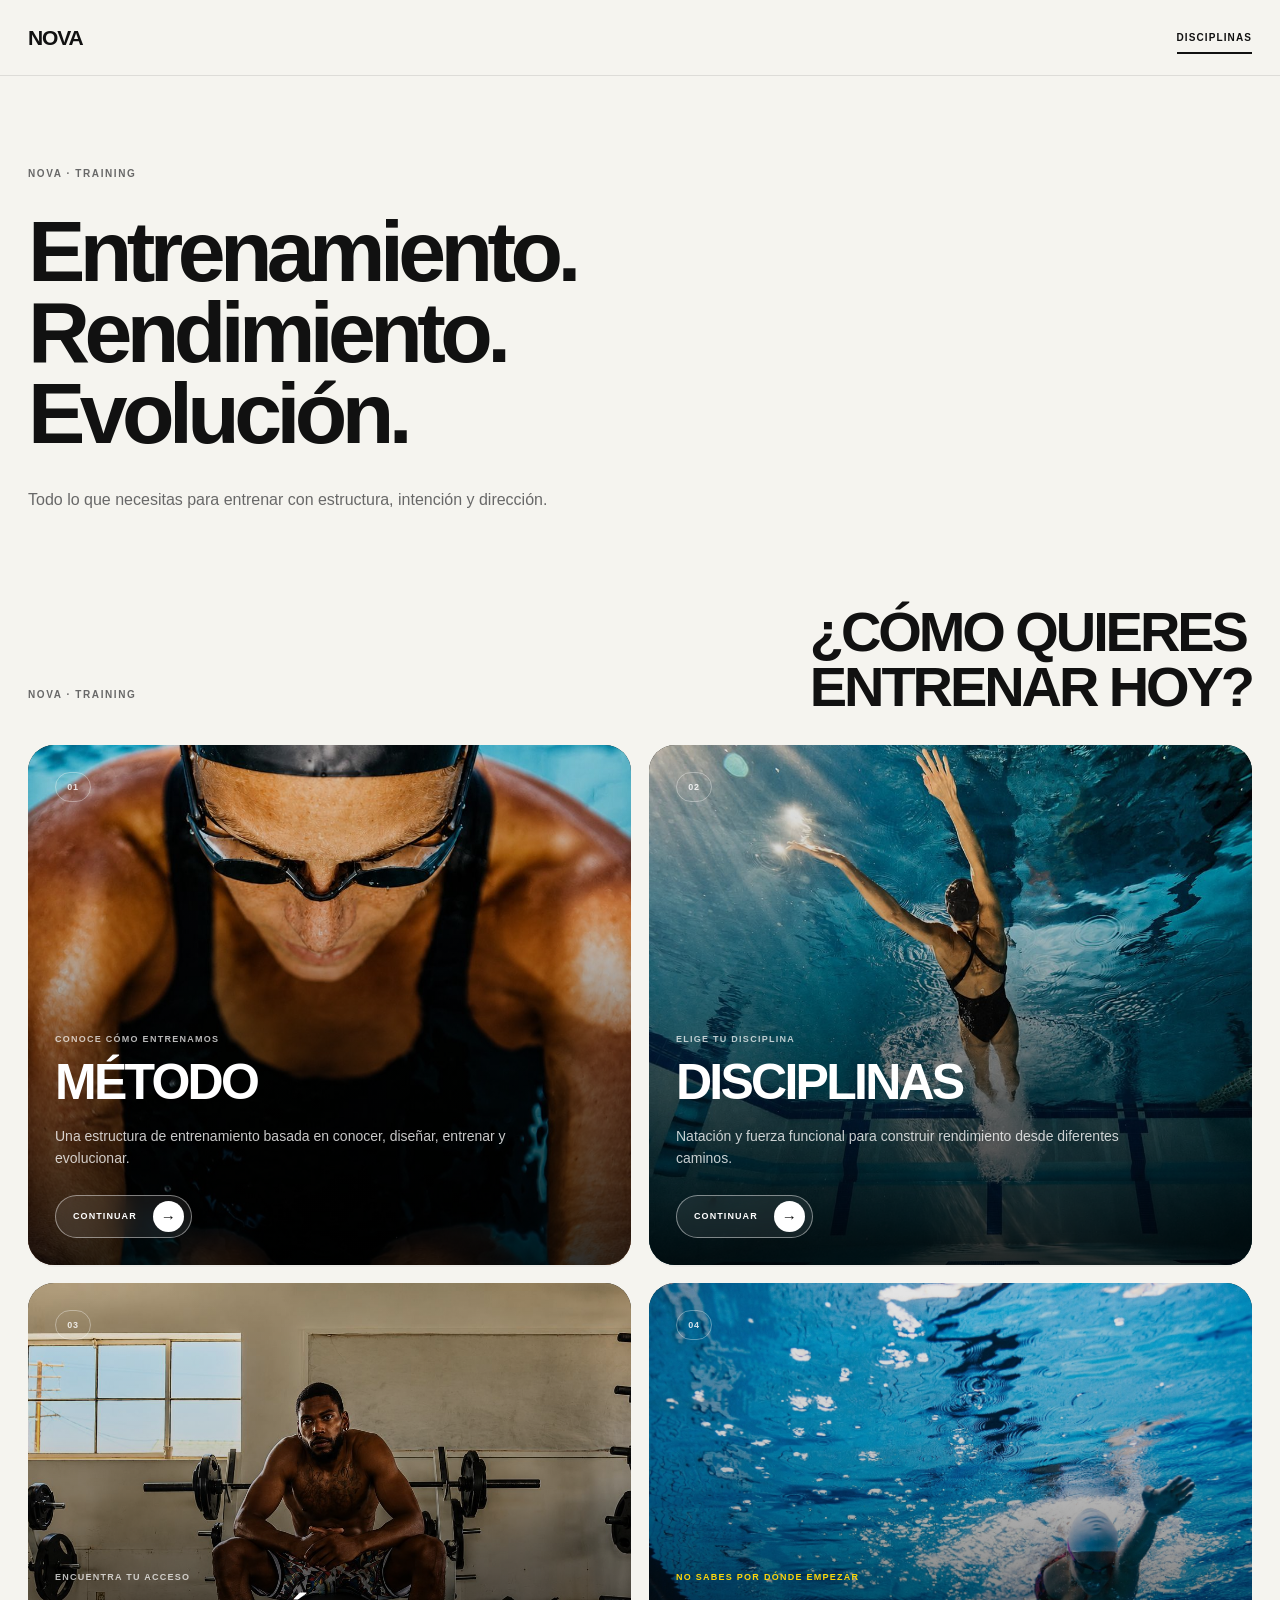
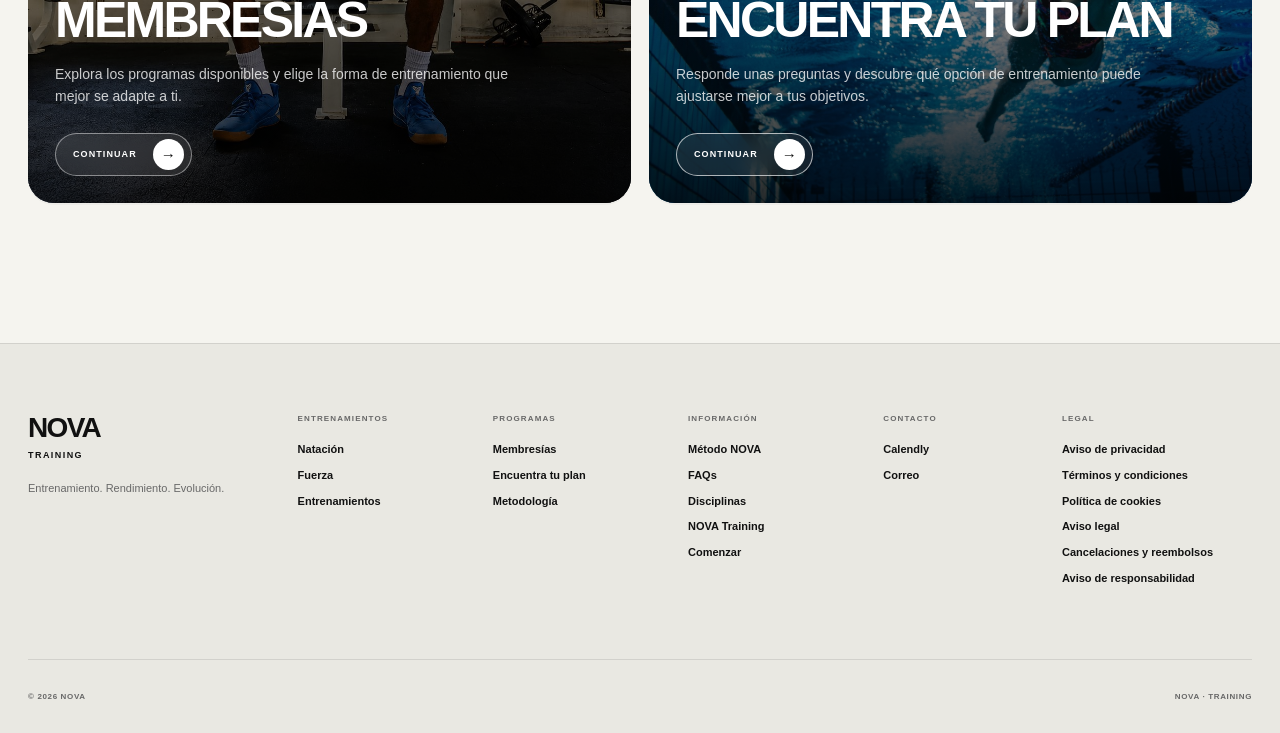
<file: index.html>
<!DOCTYPE html>
<html lang="es">

<head>

    <meta charset="UTF-8">

    <meta
        name="viewport"
        content="width=device-width, initial-scale=1.0"
    >

    <title>NOVA · Training</title>

    <link
        rel="stylesheet"
        href="css/index.css"
    >

</head>

<body>

    <!-- =====================================================
         NOVA · PAGE TRANSITION
    ====================================================== -->

    <div
        class="nova-page-transition"
        id="novaPageTransition"
        aria-hidden="true"
    >

        <div class="nova-page-transition-inner">

            <span class="nova-page-transition-brand">
                NOVA
            </span>

            <span class="nova-page-transition-line"></span>

            <span
                class="nova-page-transition-label"
                id="novaPageTransitionLabel"
            >
                CARGANDO
            </span>

        </div>

    </div>


    <!-- =====================================================
         NOVA · HEADER
    ====================================================== -->

    <header
        class="nova-top"
        id="top"
    >

        <div class="nova-top-inner">

            <a
                href="index.html"
                class="nova-brand"
                aria-label="NOVA · Inicio"
            >
                NOVA
            </a>

            <nav
                class="nova-desktop-nav"
                aria-label="Navegación principal"
            >

                <a
                    href="training.html"
                    class="nova-nav-link is-active"
                >
                    DISCIPLINAS
                </a>

            </nav>

            <button
                type="button"
                class="nova-menu-button"
                id="novaMenuButton"
                aria-label="Abrir menú"
                aria-expanded="false"
                aria-controls="novaMenu"
            >

                <span></span>
                <span></span>

            </button>

        </div>

    </header>


    <!-- =====================================================
         NOVA · MOBILE MENU
    ====================================================== -->

    <div
        class="nova-menu-overlay"
        id="novaMenuOverlay"
        aria-hidden="true"
    ></div>

    <aside
        class="nova-menu"
        id="novaMenu"
        aria-hidden="true"
    >

        <div class="nova-menu-inner">

            <div class="nova-menu-top">

                <span class="nova-menu-label">
                    NOVA
                </span>

                <button
                    type="button"
                    class="nova-menu-close"
                    id="novaMenuClose"
                    aria-label="Cerrar menú"
                >
                    ×
                </button>

            </div>

            <nav
                class="nova-menu-links"
                aria-label="Menú móvil"
            >

                <a
                    href="index.html"
                    class="nova-menu-link"
                >
                    <span>01</span>
                    <strong>NOVA</strong>
                </a>

                <a
                    href="training.html"
                    class="nova-menu-link nova-page-link is-active"
                    data-page-title="DISCIPLINAS"
                >
                    <span>02</span>
                    <strong>DISCIPLINAS</strong>
                </a>

                <a
                    href="#novaMemberships"
                    class="nova-menu-link js-open-memberships"
                >
                    <span>03</span>
                    <strong>MEMBRESÍAS</strong>
                </a>

                <a
                    href="#novaPlan"
                    class="nova-menu-link js-open-survey"
                >
                    <span>04</span>
                    <strong>PLAN</strong>
                </a>

            </nav>

        </div>

    </aside>


    <!-- =====================================================
         NOVA · MAIN
    ====================================================== -->

    <main
        class="nova-page nova-training-page"
        id="principalPage"
    >

        <div class="nova-container">


            <!-- =================================================
                 01 · NOVA TRAINING
            ================================================== -->

            <section
                class="nova-training-hero"
                aria-labelledby="trainingTitle"
            >

                <div class="nova-section-eyebrow">
                    NOVA · TRAINING
                </div>

                <h1
                    class="nova-training-title"
                    id="trainingTitle"
                >
                    Entrenamiento.<br>
                    Rendimiento.<br>
                    Evolución.
                </h1>

                <p class="nova-training-intro">
                    Todo lo que necesitas para entrenar con estructura,
                    intención y dirección.
                </p>

            </section>


            <!-- =================================================
                 02 · TRAINING NAVIGATION
            ================================================== -->

            <section
                class="nova-training-navigation"
                aria-labelledby="trainingNavigationTitle"
            >

                <div class="nova-training-navigation-header">

                    <div class="nova-section-eyebrow">
                        NOVA · TRAINING
                    </div>

                    <h2
                        class="nova-training-navigation-title"
                        id="trainingNavigationTitle"
                    >
                        ¿CÓMO QUIERES<br>
                        ENTRENAR HOY?
                    </h2>

                </div>


                <!-- =============================================
                     FOUR MAIN CARDS
                ============================================== -->

                <div class="nova-training-cards">


                    <!-- =========================================
                         CARD 01 · MÉTODO
                    ========================================== -->

                    <a
                        href="#novaMethod"
                        class="nova-training-card js-open-method"
                        data-page-title="MÉTODO NOVA"
                    >

                        <div
                            class="nova-training-card-image"
                            style="background-image: url('img/WhatsApp\ Image\ 2.jpeg');"
                        ></div>

                        <div class="nova-training-card-overlay"></div>

                        <div class="nova-training-card-top">

                            <span class="nova-training-card-number">
                                01
                            </span>

                        </div>

                        <div class="nova-training-card-content">

                            <span class="nova-training-card-label">
                                CONOCE CÓMO ENTRENAMOS
                            </span>

                            <h3>
                                MÉTODO<br>
                                
                            </h3>

                            <p>
                                Una estructura de entrenamiento basada
                                en conocer, diseñar, entrenar y evolucionar.
                            </p>

                            <span class="nova-training-card-button">
                                CONTINUAR
                                <span>→</span>
                            </span>

                        </div>

                    </a>


                    <!-- =========================================
                         CARD 02 · DISCIPLINAS
                         SIN TRANSICIÓN DE PÁGINA
                    ========================================== -->

                    <a
                        href="#novaDisciplines"
                        class="nova-training-card js-open-disciplines"
                        data-page-title="DISCIPLINAS"
                    >

                        <div
                            class="nova-training-card-image"
                            style="background-image: url('img/WhatsApp Image 4.jpeg');"
                        ></div>

                        <div class="nova-training-card-overlay"></div>

                        <div class="nova-training-card-top">

                            <span class="nova-training-card-number">
                                02
                            </span>

                        </div>

                        <div class="nova-training-card-content">

                            <span class="nova-training-card-label">
                                ELIGE TU DISCIPLINA
                            </span>

                            <h3>
                                DISCIPLINAS<br>
                                
                            </h3>

                            <p>
                                Natación y fuerza funcional para construir
                                rendimiento desde diferentes caminos.
                            </p>

                            <span class="nova-training-card-button">
                                CONTINUAR
                                <span>→</span>
                            </span>

                        </div>

                    </a>


                    <!-- =========================================
                         CARD 03 · MEMBRESÍAS
                    ========================================== -->

                    <a
                        href="#novaMemberships"
                        class="nova-training-card js-open-memberships"
                        data-page-title="MEMBRESÍAS"
                    >

                        <div
                            class="nova-training-card-image"
                            style="background-image: url('img/WhatsApp\ Image\ 3.jpeg');"
                        ></div>

                        <div class="nova-training-card-overlay"></div>

                        <div class="nova-training-card-top">

                            <span class="nova-training-card-number">
                                03
                            </span>

                        </div>

                        <div class="nova-training-card-content">

                            <span class="nova-training-card-label">
                                ENCUENTRA TU ACCESO
                            </span>

                            <h3>
                                MEMBRESÍAS<br>
                                
                            </h3>

                            <p>
                                Explora los programas disponibles y elige
                                la forma de entrenamiento que mejor se adapte
                                a ti.
                            </p>

                            <span class="nova-training-card-button">
                                CONTINUAR
                                <span>→</span>
                            </span>

                        </div>

                    </a>


                    <!-- =========================================
                         CARD 04 · ENCUENTRA TU PLAN
                    ========================================== -->

                    <a
                        href="#novaPlan"
                        class="nova-training-card nova-training-card-featured js-open-survey"
                        data-page-title="PLAN"
                    >

                        <div
                            class="nova-training-card-image"
                            style="background-image: url('img/chaps.22.JPG');"
                        ></div>

                        <div class="nova-training-card-overlay"></div>

                        <div class="nova-training-card-top">

                            <span class="nova-training-card-number">
                                04
                            </span>

                        </div>

                        <div class="nova-training-card-content">

                            <span class="nova-training-card-label">
                                NO SABES POR DÓNDE EMPEZAR
                            </span>

                            <h3>
                                ENCUENTRA TU PLAN<br>
                                
                            </h3>

                            <p>
                                Responde unas preguntas y descubre qué opción
                                de entrenamiento puede ajustarse mejor a tus
                                objetivos.
                            </p>

                            <span class="nova-training-card-button">
                                CONTINUAR
                                <span>→</span>
                            </span>

                        </div>

                    </a>


                </div>

            </section>


        </div>

    </main>


    <!-- =====================================================
         NOVA · FOOTER
    ====================================================== -->

    <footer class="nova-footer">

        <div class="nova-footer-inner">

            <div class="nova-footer-brand">

                <a
                    href="index.html#top"
                    class="nova-footer-logo"
                >
                    NOVA
                </a>

                <p>
                    TRAINING
                </p>

                <span>
                    Entrenamiento. Rendimiento. Evolución.
                </span>

            </div>


            <div class="nova-footer-column">

                <h3>
                    ENTRENAMIENTOS
                </h3>

                <a href="training.html">
                    Natación
                </a>

                <a href="training.html">
                    Fuerza
                </a>

                <a href="training.html">
                    Entrenamientos
                </a>

            </div>


            <div class="nova-footer-column">

                <h3>
                    PROGRAMAS
                </h3>

                <a
                    href="#novaMemberships"
                    class="js-open-memberships"
                >
                    Membresías
                </a>

                <a
                    href="#novaPlan"
                    class="js-open-survey"
                >
                    Encuentra tu plan
                </a>

                <a
                    href="#novaMethod"
                    class="js-open-method"
                >
                    Metodología
                </a>

            </div>


            <div class="nova-footer-column">

                <h3>
                    INFORMACIÓN
                </h3>

                <a
                    href="#novaMethod"
                    class="js-open-method"
                >
                    Método NOVA
                </a>

                <a
                    href="#novaFaq"
                    class="js-open-faq"
                >
                    FAQs
                </a>

                <a href="training.html">
                    Disciplinas
                </a>

                <a href="training.html">
                    NOVA Training
                </a>

                <a
                    href="#novaPlan"
                    class="js-open-survey"
                >
                    Comenzar
                </a>

            </div>


            <div class="nova-footer-column">

                <h3>
                    CONTACTO
                </h3>

<a
    href="https://calendly.com/alancoach8/nueva-reunion"
    target="_blank"
    rel="noopener noreferrer"
>
    Calendly
</a>

                <a href="mailto:hola@nova.training">
                    Correo
                </a>

            </div>


            <!-- =================================================
                 LEGAL
            ================================================== -->

            <div class="nova-footer-column">

                <h3>
                    LEGAL
                </h3>

                <a
                    href="#novaLegal"
                    class="js-open-legal"
                    data-legal="privacy"
                >
                    Aviso de privacidad
                </a>

                <a
                    href="#novaLegal"
                    class="js-open-legal"
                    data-legal="terms"
                >
                    Términos y condiciones
                </a>

                <a
                    href="#novaLegal"
                    class="js-open-legal"
                    data-legal="cookies"
                >
                    Política de cookies
                </a>

                <a
                    href="#novaLegal"
                    class="js-open-legal"
                    data-legal="notice"
                >
                    Aviso legal
                </a>

                <a
                    href="#novaLegal"
                    class="js-open-legal"
                    data-legal="cancellations"
                >
                    Cancelaciones y reembolsos
                </a>

                <a
                    href="#novaLegal"
                    class="js-open-legal"
                    data-legal="responsibility"
                >
                    Aviso de responsabilidad
                </a>

            </div>

        </div>


        <div class="nova-footer-bottom">

            <span>
                © 2026 NOVA
            </span>

            <span>
                NOVA · TRAINING
            </span>

        </div>

    </footer>


    <!-- =====================================================
         NOVA · MODAL GLOBAL
    ====================================================== -->

    <div
        class="nova-modal"
        id="novaModal"
        aria-hidden="true"
    >

        <div
            class="nova-modal-backdrop"
            data-modal-close
        ></div>


        <div
            class="nova-modal-dialog"
            role="dialog"
            aria-modal="true"
            aria-labelledby="novaModalTitle"
        >

            <button
                type="button"
                class="nova-modal-close"
                id="novaModalClose"
                aria-label="Cerrar"
            >
                ×
            </button>


            <div
                class="nova-modal-content"
                id="novaModalContent"
            ></div>

        </div>

    </div>


    <!-- =====================================================
         NOVA · JAVASCRIPT
         MENÚ + TRANSICIONES + MODALES + ENCUESTA + LEGAL + FAQ
    ====================================================== -->

    <script>

        document.addEventListener(
            "DOMContentLoaded",
            function () {


                /* =================================================
                   ELEMENTOS GENERALES
                ================================================== */

                const menuButton =
                    document.getElementById(
                        "novaMenuButton"
                    );

                const menu =
                    document.getElementById(
                        "novaMenu"
                    );

                const menuOverlay =
                    document.getElementById(
                        "novaMenuOverlay"
                    );

                const menuClose =
                    document.getElementById(
                        "novaMenuClose"
                    );


                const pageTransition =
                    document.getElementById(
                        "novaPageTransition"
                    );

                const pageTransitionLabel =
                    document.getElementById(
                        "novaPageTransitionLabel"
                    );


                const pageLinks =
                    document.querySelectorAll(
                        ".nova-page-link"
                    );


                const modal =
                    document.getElementById(
                        "novaModal"
                    );

                const modalContent =
                    document.getElementById(
                        "novaModalContent"
                    );

                const modalClose =
                    document.getElementById(
                        "novaModalClose"
                    );


                /*
                 * RESPUESTAS DE "TU PLAN"
                 *
                 * Se mantienen únicamente en memoria durante
                 * esta visita. No modifica la encuesta ni su flujo.
                 */

                let NOVA_SURVEY_ANSWERS = null;


                /* =================================================
                   MENÚ
                ================================================== */

                function openMenu() {

                    if (
                        !menu ||
                        !menuButton
                    ) {
                        return;
                    }


                    menu.classList.add(
                        "is-open"
                    );


                    if (menuOverlay) {

                        menuOverlay.classList.add(
                            "is-open"
                        );

                    }


                    menuButton.classList.add(
                        "is-open"
                    );


                    menuButton.setAttribute(
                        "aria-expanded",
                        "true"
                    );


                    menu.setAttribute(
                        "aria-hidden",
                        "false"
                    );


                    if (menuOverlay) {

                        menuOverlay.setAttribute(
                            "aria-hidden",
                            "false"
                        );

                    }


                    document.body.classList.add(
                        "nova-menu-open"
                    );

                }


                function closeMenu() {

                    if (
                        !menu ||
                        !menuButton
                    ) {
                        return;
                    }


                    menu.classList.remove(
                        "is-open"
                    );


                    if (menuOverlay) {

                        menuOverlay.classList.remove(
                            "is-open"
                        );

                    }


                    menuButton.classList.remove(
                        "is-open"
                    );


                    menuButton.setAttribute(
                        "aria-expanded",
                        "false"
                    );


                    menu.setAttribute(
                        "aria-hidden",
                        "true"
                    );


                    if (menuOverlay) {

                        menuOverlay.setAttribute(
                            "aria-hidden",
                            "true"
                        );

                    }


                    document.body.classList.remove(
                        "nova-menu-open"
                    );

                }


                if (menuButton) {

                    menuButton.addEventListener(
                        "click",
                        function () {

                            if (
                                menuButton.classList.contains(
                                    "is-open"
                                )
                            ) {

                                closeMenu();

                            } else {

                                openMenu();

                            }

                        }
                    );

                }


                if (menuClose) {

                    menuClose.addEventListener(
                        "click",
                        closeMenu
                    );

                }


                if (menuOverlay) {

                    menuOverlay.addEventListener(
                        "click",
                        closeMenu
                    );

                }


                /* =================================================
                   TRANSICIÓN DE PÁGINA
                ================================================== */

                function startPageTransition(
                    link
                ) {

                    if (!link) {
                        return;
                    }


                    const destination =
                        link.getAttribute(
                            "href"
                        );


                    if (
                        !destination ||
                        destination === "#" ||
                        destination.startsWith(
                            "javascript:"
                        )
                    ) {
                        return;
                    }


                    const title =
                        link.getAttribute(
                            "data-page-title"
                        ) || "NOVA";


                    if (pageTransitionLabel) {

                        pageTransitionLabel.textContent =
                            title;

                    }


                    document.body.classList.add(
                        "nova-page-changing"
                    );


                    if (pageTransition) {

                        pageTransition.classList.add(
                            "is-active"
                        );

                    }


                    window.setTimeout(
                        function () {

                            window.location.href =
                                destination;

                        },
                        650
                    );

                }


                pageLinks.forEach(
                    function (link) {

                        link.addEventListener(
                            "click",
                            function (event) {

                                if (
                                    event.ctrlKey ||
                                    event.metaKey ||
                                    event.shiftKey ||
                                    event.altKey ||
                                    event.button !== 0
                                ) {

                                    return;

                                }


                                event.preventDefault();


                                closeMenu();


                                startPageTransition(
                                    link
                                );

                            }
                        );

                    }
                );


                /* =================================================
                   MODAL
                ================================================== */

                function openModal(
                    html
                ) {

                    if (
                        !modal ||
                        !modalContent
                    ) {
                        return;
                    }


                    modalContent.innerHTML =
                        html;


                    modal.classList.add(
                        "is-open"
                    );


                    modal.setAttribute(
                        "aria-hidden",
                        "false"
                    );


                    document.body.classList.add(
                        "nova-modal-open"
                    );

                }


                function closeModal() {

                    if (!modal) {
                        return;
                    }


                    modal.classList.remove(
                        "is-open"
                    );


                    modal.setAttribute(
                        "aria-hidden",
                        "true"
                    );


                    document.body.classList.remove(
                        "nova-modal-open"
                    );

                }


                if (modalClose) {

                    modalClose.addEventListener(
                        "click",
                        closeModal
                    );

                }


                if (modal) {

                    modal.addEventListener(
                        "click",
                        function (event) {

                            if (
                                event.target.hasAttribute(
                                    "data-modal-close"
                                )
                            ) {

                                closeModal();

                            }

                        }
                    );

                }


                /* =================================================
                   DISCIPLINAS NOVA
                ================================================== */

                const disciplinesHTML = `

                    <div class="nova-modal-eyebrow">
                        NOVA · DISCIPLINAS
                    </div>


                    <h2 id="novaModalTitle">
                        Elige tu disciplina.
                    </h2>


                    <div class="nova-modal-text">

                        <p>
                            Entrena desde el camino que mejor se adapte
                            a tus objetivos y construye rendimiento con
                            una estructura clara.
                        </p>

                    </div>


                    <div class="nova-modal-list">

                        <div class="nova-modal-list-item">

                            <span>
                                01
                            </span>

                            <strong>
                                NATACIÓN
                            </strong>

                        </div>


                        <div class="nova-modal-text">

                            <p>
                                Técnica, resistencia, ritmo y eficiencia.
                                Trabajamos los diferentes estilos para mejorar
                                la coordinación, el control corporal y la capacidad
                                de nadar mejor durante más tiempo.
                            </p>

                        </div>


                        <div class="nova-modal-list-item">

                            <span>
                                02
                            </span>

                            <strong>
                                AGUAS ABIERTAS
                            </strong>

                        </div>


                        <div class="nova-modal-text">

                            <p>
                                Nadar fuera de la piscina requiere adaptarse al entorno.
                                Entrenamos orientación, respiración, ritmo, resistencia
                                y capacidad para responder al oleaje, corriente y distancia.
                            </p>

                        </div>


                        <div class="nova-modal-list-item">

                            <span>
                                03
                            </span>

                            <strong>
                                FUERZA
                            </strong>

                        </div>


                        <div class="nova-modal-text">

                            <p>
                                Desarrollamos fuerza dentro y fuera del agua.
                                En el agua, para mejorar la brazada, posición y propulsión;
                                fuera del agua, para construir potencia, estabilidad,
                                resistencia y control.
                            </p>

                        </div>

                    </div>


                    <div class="nova-modal-footer-action">

                        <a
                            href="training.html"
                            class="nova-modal-action js-go-training-direct"
                        >
                            IR A TRAINING

                            <span aria-hidden="true">
                                →
                            </span>

                        </a>

                    </div>

                `;


                document
                    .querySelectorAll(
                        ".js-open-disciplines"
                    )
                    .forEach(
                        function (link) {

                            link.addEventListener(
                                "click",
                                function (event) {

                                    event.preventDefault();

                                    closeMenu();

                                    openModal(
                                        disciplinesHTML
                                    );

                                }
                            );

                        }
                    );


                document.addEventListener(
                    "click",
                    function (event) {

                        const trainingButton =
                            event.target.closest(
                                ".js-go-training-direct"
                            );


                        if (!trainingButton) {
                            return;
                        }


                        event.preventDefault();


                        closeModal();


                        window.location.href =
                            "training.html";

                    }
                );


                /* =================================================
                   MÉTODO NOVA
                ================================================== */

                const methodHTML = `

                    <div class="nova-modal-eyebrow">
                        NOVA · MÉTODO
                    </div>


                    <h2 id="novaModalTitle">
                        No improvisamos.<br>
                        Construimos.
                    </h2>


                    <div class="nova-modal-text">

                        <p>
                            La metodología NOVA parte de entender
                            dónde estás, qué quieres conseguir y qué
                            necesitas para avanzar.
                        </p>

                        <p>
                            A partir de ahí construimos una estructura
                            de entrenamiento que pueda evolucionar
                            contigo.
                        </p>

                    </div>


                    <!-- =================================================
                         IMÁGENES · MÉTODO NOVA
                    ================================================== -->

                    <div class="nova-method-images">

                        <div class="nova-method-image">

                            <img
                                src="img/beneficio1.jpeg"
                                alt="Entrenamiento NOVA"
                            >

                        </div>


                        <div class="nova-method-image">

                            <img
                                src="img/beneficio1.jpeg"
                                alt="Proceso de entrenamiento NOVA"
                            >

                        </div>

                    </div>


                    <div class="nova-modal-list">

                        <div class="nova-modal-list-item">

                            <span>></span>

                            <strong>
                                CONOCEMOS
                            </strong>

                        </div>


                        <div class="nova-modal-list-item">

                            <span>></span>

                            <strong>
                                DISEÑAMOS
                            </strong>

                        </div>


                        <div class="nova-modal-list-item">

                            <span>></span>

                            <strong>
                                ENTRENAMOS
                            </strong>

                        </div>


                        <div class="nova-modal-list-item">

                            <span>></span>

                            <strong>
                                EVOLUCIONAMOS
                            </strong>

                        </div>

                    </div>


                    <div class="nova-modal-text">

                        <p>
                            Cada etapa tiene un propósito: conocer tu
                            punto de partida, diseñar el trabajo,
                            ejecutarlo con intención y ajustar el proceso
                            conforme evolucionas.
                        </p>

                    </div>


                    <button
                        type="button"
                        class="nova-modal-action js-modal-go-training"
                    >
                        VER ENTRENAMIENTOS

                        <span aria-hidden="true">
                            →
                        </span>

                    </button>

                `;


                document
                    .querySelectorAll(
                        ".js-open-method"
                    )
                    .forEach(
                        function (link) {

                            link.addEventListener(
                                "click",
                                function (event) {

                                    event.preventDefault();

                                    closeMenu();

                                    openModal(
                                        methodHTML
                                    );

                                }
                            );

                        }
                    );


                document.addEventListener(
                    "click",
                    function (event) {

                        const button =
                            event.target.closest(
                                ".js-modal-go-training"
                            );


                        if (!button) {
                            return;
                        }


                        closeModal();


                        window.setTimeout(
                            function () {

                                startPageTransition(
                                    {
                                        getAttribute: function (
                                            attribute
                                        ) {

                                            if (
                                                attribute ===
                                                "href"
                                            ) {

                                                return "training.html";

                                            }


                                            if (
                                                attribute ===
                                                "data-page-title"
                                            ) {

                                                return "DISCIPLINAS";

                                            }


                                            return null;

                                        }
                                    }
                                );

                            },
                            250
                        );

                    }
                );


                /* =================================================
                   MEMBRESÍAS
                ================================================== */

                const NOVA_MEMBERSHIPS = [

                    {

                        number:
                            "01",

                        category:
                            "NATACIÓN",

                        title:
                            "BASE",

                        price:
                            "$999",

                        description:
                            "Construye una base sólida de técnica, resistencia y adaptación dentro del agua.",

                        details: [

                            "Técnica",
                            "Resistencia",
                            "Ritmos",
                            "Adaptación",
                            "Progresión",
                            "Seguimiento"

                        ]

                    },


                    {

                        number:
                            "02",

                        category:
                            "NATACIÓN",

                        title:
                            "RENDIMIENTO",

                        price:
                            "$1,499",

                        description:
                            "Entrena para mejorar técnica, ritmos, resistencia y capacidad de rendimiento en alberca y/o aguas abiertas.",

                        details: [

                            "Eficiencia técnica",
                            "Ritmo",
                            "Velocidad",
                            "Resistencia",
                            "Carga",
                            "Adaptación",
                            "Seguimiento"

                        ]

                    },


                    {

                        number:
                            "03",

                        category:
                            "FUERA DEL AGUA",

                        title:
                            "FUERZA",

                        price:
                            "$499",

                        description:
                            "Desarrolla capacidad física, acondicionamiento y fuerza para complementar tu entrenamiento.",

                        details: [

                            "Fuerza general",
                            "Progresión",
                            "Capacidad física",
                            "Control de carga",
                            "Complemento",
                            "Seguimiento"

                        ]

                    }

                ];


                function membershipsHTML() {

                    return `

                        <div class="nova-modal-eyebrow">
                            NOVA · MEMBRESÍAS
                        </div>


                        <h2 id="novaModalTitle">
                            Encuentra tu punto de partida.
                        </h2>


                        <div class="nova-modal-text">

                            <p>
                                Elige la estructura que mejor se adapte
                                a lo que quieres trabajar.
                            </p>

                        </div>


                        <div class="nova-modal-memberships">

                            ${NOVA_MEMBERSHIPS
                                .map(
                                    function (
                                        membership,
                                        index
                                    ) {

                                        return `

                                            <article
                                                class="nova-modal-membership"
                                            >

                                                <div class="nova-modal-membership-top">

                                                    <span>
                                                        ${membership.number}
                                                    </span>

                                                    <small>
                                                        ${membership.category}
                                                    </small>

                                                </div>


                                                <div class="nova-modal-membership-main">

                                                    <h3>
                                                        ${membership.title}
                                                    </h3>

                                                    <p>
                                                        ${membership.description}
                                                    </p>

                                                </div>


                                                <div class="nova-modal-membership-bottom">

                                                    <strong>
                                                        ${membership.price}
                                                    </strong>

                                                    <button
                                                        type="button"
                                                        class="nova-modal-membership-button"
                                                        data-membership-index="${index}"
                                                    >
                                                        CONOCER
                                                        <span>
                                                            →
                                                        </span>
                                                    </button>

                                                </div>

                                            </article>

                                        `;

                                    }
                                )
                                .join("")}

                        </div>


                        <button
                            type="button"
                            class="nova-modal-action js-open-survey"
                        >
                            NO SÉ QUÉ ELEGIR
                            <span aria-hidden="true">
                                →
                            </span>
                        </button>

                    `;

                }


                function openMemberships() {

                    closeMenu();

                    openModal(
                        membershipsHTML()
                    );

                }


                document
                    .querySelectorAll(
                        ".js-open-memberships"
                    )
                    .forEach(
                        function (link) {

                            link.addEventListener(
                                "click",
                                function (event) {

                                    event.preventDefault();

                                    openMemberships();

                                }
                            );

                        }
                    );


                document.addEventListener(
                    "click",
                    function (event) {

                        const membershipButton =
                            event.target.closest(
                                ".nova-modal-membership-button"
                            );


                        if (
                            membershipButton
                        ) {

                            const index =
                                Number(
                                    membershipButton.dataset
                                        .membershipIndex
                                );


                            const membership =
                                NOVA_MEMBERSHIPS[index];


                            if (membership) {

                                openMembershipDetail(
                                    membership
                                );

                            }


                            return;

                        }


                        const surveyButton =
                            event.target.closest(
                                ".js-open-survey"
                            );


                        if (
                            surveyButton &&
                            !surveyButton.classList.contains(
                                "nova-nav-link"
                            )
                        ) {

                            event.preventDefault();

                            openSurvey();

                        }

                    }
                );


                function openMembershipDetail(
                    membership
                ) {

                    let whatsappMessage =
                        "Hola NOVA, quiero conocer el plan " +
                        membership.title +
                        " de " +
                        membership.price +
                        ".";


                    /*
                     * Si el usuario llegó desde "TU PLAN",
                     * agregamos únicamente sus respuestas al mensaje.
                     */

                    if (NOVA_SURVEY_ANSWERS) {

                        whatsappMessage +=
                            "\n\nMIS RESPUESTAS DE TU PLAN:";


                        whatsappMessage +=
                            "\n• Disciplina: " +
                            NOVA_SURVEY_ANSWERS.disciplina;


                        whatsappMessage +=
                            "\n• Objetivo: " +
                            NOVA_SURVEY_ANSWERS.objetivo;


                        whatsappMessage +=
                            "\n• Nivel: " +
                            NOVA_SURVEY_ANSWERS.nivel;


                        whatsappMessage +=
                            "\n• Experiencia: " +
                            NOVA_SURVEY_ANSWERS.experiencia;


                        whatsappMessage +=
                            "\n• Disponibilidad: " +
                            NOVA_SURVEY_ANSWERS.disponibilidad;


                        whatsappMessage +=
                            "\n• Distancia más larga: " +
                            NOVA_SURVEY_ANSWERS.distancia;


                        whatsappMessage +=
                            "\n• Modalidad: " +
                            NOVA_SURVEY_ANSWERS.modalidad;


                        whatsappMessage +=
                            "\n\nPLAN RECOMENDADO: " +
                            NOVA_SURVEY_ANSWERS.plan;


                        /*
                         * Si el usuario respondió las preguntas
                         * específicas de FUERZA, también se agregan
                         * al mensaje de WhatsApp.
                         */

                        if (
                            NOVA_SURVEY_ANSWERS.forceAnswers
                        ) {

                            whatsappMessage +=
                                "\n\nRESPUESTAS DE FUERZA:";


                            whatsappMessage +=
                                "\n• Qué falta dentro del agua: " +
                                (
                                    NOVA_SURVEY_ANSWERS
                                        .forceAnswers
                                        .force_need ||
                                    "No especificado"
                                );


                            whatsappMessage +=
                                "\n• Apoyo dentro de la natación: " +
                                (
                                    NOVA_SURVEY_ANSWERS
                                        .forceAnswers
                                        .force_support ||
                                    "No especificado"
                                );


                            whatsappMessage +=
                                "\n• Entrenamiento actual fuera del agua: " +
                                (
                                    NOVA_SURVEY_ANSWERS
                                        .forceAnswers
                                        .force_current ||
                                    "No especificado"
                                );

                        }

                    }


                    const html = `

                        <div class="nova-modal-eyebrow">
                            NOVA · ${membership.category}
                        </div>


                        <h2 id="novaModalTitle">
                            ${membership.title}
                        </h2>


                        <div class="nova-modal-text">

                            <p>
                                ${membership.description}
                            </p>

                        </div>


                        <div class="nova-modal-list">

                            ${membership.details
                                .map(
                                    function (
                                        detail,
                                        index
                                    ) {

                                        return `

                                            <div class="nova-modal-list-item">

                                                <span>
                                                    ${String(
                                                        index + 1
                                                    ).padStart(
                                                        2,
                                                        "0"
                                                    )}
                                                </span>

                                                <strong>
                                                    ${detail}
                                                </strong>

                                            </div>

                                        `;

                                    }
                                )
                                .join("")}

                        </div>


                        <div class="nova-plan-investment">

                            <span>
                                INVERSIÓN
                            </span>

                            <strong>
                                ${membership.price}
                            </strong>

                        </div>


                        <a
                            href="https://wa.me/525612584271?text=${encodeURIComponent(
                                whatsappMessage
                            )}"
                            target="_blank"
                            rel="noopener noreferrer"
                            class="nova-modal-action"
                        >
                            QUIERO ESTE PLAN
                            <span aria-hidden="true">
                                →
                            </span>
                        </a>

                    `;


                    openModal(
                        html
                    );

                }


                /* =================================================
                   FAQ NOVA
                ================================================== */

                const NOVA_FAQ_CONTENT = [

                    {

                        question:
                            "¿Necesito experiencia para comenzar?",

                        answer:
                            "No es indispensable. NOVA cuenta con diferentes estructuras de entrenamiento que pueden adaptarse a distintos niveles de experiencia y objetivos."

                    },


                    {

                        question:
                            "¿Qué disciplinas incluye NOVA?",

                        answer:
                            "NOVA integra tres áreas de entrenamiento: natación, fuerza y HIT. Dependiendo del programa elegido, puedes trabajar una disciplina o combinar diferentes estímulos."

                    },


                    {

                        question:
                            "¿Puedo combinar natación con fuerza?",

                        answer:
                            "Sí. El programa POTENCIA combina natación y fuerza dentro de una misma estructura, buscando que ambas áreas trabajen de forma complementaria."

                    },


                    {

                        question:
                            "¿Qué programa debo elegir?",

                        answer:
                            "Depende de tu objetivo. EVOLUCIÓN está orientado al desarrollo de la natación; POTENCIA combina natación y fuerza; FUERA DEL AGUA integra HIT y fuerza; y FUERZA se centra exclusivamente en el desarrollo de fuerza."

                    },


                    {

                        question:
                            "¿Cómo se realiza el seguimiento?",

                        answer:
                            "El nivel de seguimiento depende del programa contratado. Puede incluir comunicación directa, ajustes de entrenamiento, revisión del progreso y videollamadas de acuerdo con el nivel de atención correspondiente."

                    },


                    {

                        question:
                            "¿Se utilizan videollamadas?",

                        answer:
                            "Sí. Los programas que incluyen videollamadas cuentan con sesiones de seguimiento destinadas a revisar el proceso, resolver dudas y realizar los ajustes necesarios."

                    },


                    {

                        question:
                            "¿Cómo funciona el análisis de video?",

                        answer:
                            "En los programas que incluyen análisis de video, se revisan aspectos técnicos del movimiento para identificar oportunidades de mejora y proporcionar correcciones específicas."

                    },


                    {

                        question:
                            "¿Puedo combinar el programa con mi entrenamiento actual?",

                        answer:
                            "Sí. La planificación puede considerar tu carga actual de entrenamiento para evitar estímulos innecesarios y mantener una progresión adecuada."

                    },


                    {

                        question:
                            "¿Qué pasa si no puedo cumplir todas las sesiones?",

                        answer:
                            "El programa puede ajustarse cuando existen cambios en tu disponibilidad. Se priorizan los estímulos más importantes para mantener la continuidad del proceso."

                    },


                    {

                        question:
                            "¿Cómo se realizan los ajustes?",

                        answer:
                            "Los ajustes se realizan considerando tu evolución, cumplimiento, disponibilidad y respuesta al entrenamiento. El nivel de atención varía según el programa elegido."

                    },


                    {

                        question:
                            "¿Puedo cambiar de programa posteriormente?",

                        answer:
                            "Sí. Si tus objetivos cambian o necesitas un nivel diferente de acompañamiento, podemos valorar el cambio hacia otro programa de NOVA."

                    },


                    {

                        question:
                            "¿Puede haber sesiones presenciales?",

                        answer:
                            "Esto depende de varios factores, como la zona en donde resides, la disponibilidad, las condiciones de la instalación y el espacio disponible dentro de la agenda."

                    }

                ];


                function openFAQ() {

                    closeMenu();


                    const faqHTML = `

                        <div class="nova-modal-eyebrow">
                            NOVA · INFORMACIÓN
                        </div>


                        <h2 id="novaModalTitle">
                            Preguntas frecuentes
                        </h2>


                        <div class="nova-modal-text">

                            <p>
                                Encuentra respuestas sobre los programas,
                                disciplinas y forma de trabajo de NOVA.
                            </p>

                        </div>


                        <div class="nova-faq-text">

                            <div class="nova-faq-list">

                                ${NOVA_FAQ_CONTENT
                                    .map(
                                        function (
                                            faq,
                                            index
                                        ) {

                                            return `

                                                <article
                                                    class="nova-faq-item"
                                                >

                                                    <button
                                                        type="button"
                                                        class="nova-faq-question"
                                                        aria-expanded="false"
                                                    >

                                                        <span>
                                                            ${String(
                                                                index + 1
                                                            ).padStart(
                                                                2,
                                                                "0"
                                                            )}
                                                            ·
                                                            ${faq.question}
                                                        </span>

                                                        <span
                                                            class="nova-faq-icon"
                                                            aria-hidden="true"
                                                        >
                                                            +
                                                        </span>

                                                    </button>


                                                    <div
                                                        class="nova-faq-answer"
                                                    >

                                                        <p>
                                                            ${faq.answer}
                                                        </p>

                                                    </div>

                                                </article>

                                            `;

                                        }
                                    )
                                    .join("")}

                            </div>


                            <div class="nova-faq-footer">

                                <span>
                                    NOVA · TRAINING
                                </span>

                                <span>
                                    Información
                                </span>

                            </div>

                        </div>

                    `;


                    openModal(
                        faqHTML
                    );


                    modalContent
                        .querySelectorAll(
                            ".nova-faq-question"
                        )
                        .forEach(
                            function (
                                questionButton
                            ) {

                                questionButton.addEventListener(
                                    "click",
                                    function () {

                                        const item =
                                            questionButton.closest(
                                                ".nova-faq-item"
                                            );


                                        if (!item) {
                                            return;
                                        }


                                        const isOpen =
                                            item.classList.contains(
                                                "is-open"
                                            );


                                        modalContent
                                            .querySelectorAll(
                                                ".nova-faq-item"
                                            )
                                            .forEach(
                                                function (
                                                    faqItem
                                                ) {

                                                    faqItem.classList.remove(
                                                        "is-open"
                                                    );


                                                    const button =
                                                        faqItem.querySelector(
                                                            ".nova-faq-question"
                                                        );


                                                    if (button) {

                                                        button.setAttribute(
                                                            "aria-expanded",
                                                            "false"
                                                        );

                                                    }

                                                }
                                            );


                                        if (!isOpen) {

                                            item.classList.add(
                                                "is-open"
                                            );


                                            questionButton.setAttribute(
                                                "aria-expanded",
                                                "true"
                                            );

                                        }

                                    }
                                );

                            }
                        );

                }


                document
                    .querySelectorAll(
                        ".js-open-faq"
                    )
                    .forEach(
                        function (link) {

                            link.addEventListener(
                                "click",
                                function (event) {

                                    event.preventDefault();

                                    openFAQ();

                                }
                            );

                        }
                    );


                /* =================================================
                   LEGAL NOVA
                ================================================== */

                const NOVA_LEGAL_CONTENT = {

                    privacy: {

                        eyebrow:
                            "NOVA · LEGAL",

                        title:
                            "Aviso de privacidad",

                        content: `

                            <div class="nova-legal-heading">
                                01 · Responsable
                            </div>

                            <p>
                                NOVA es responsable del tratamiento de los
                                datos personales que sean proporcionados
                                voluntariamente por los usuarios a través
                                de este sitio web, formularios, medios de
                                contacto o durante la contratación de sus
                                servicios.
                            </p>


                            <div class="nova-legal-heading">
                                02 · Datos que podemos recopilar
                            </div>

                            <p>
                                Dependiendo de la interacción que tengas
                                con NOVA, podremos solicitar información
                                necesaria para atender tu solicitud,
                                gestionar un programa o mantener la
                                comunicación relacionada con los servicios.
                            </p>


                            <ul class="nova-legal-list">

                                <li>
                                    Nombre y datos de contacto.
                                </li>

                                <li>
                                    Información relacionada con tus
                                    objetivos de entrenamiento.
                                </li>

                                <li>
                                    Información necesaria para organizar
                                    y dar seguimiento al servicio.
                                </li>

                                <li>
                                    Información que el usuario decida
                                    proporcionar voluntariamente.
                                </li>

                            </ul>


                            <div class="nova-legal-heading">
                                03 · Finalidades
                            </div>

                            <p>
                                Los datos podrán utilizarse para responder
                                solicitudes de información, gestionar
                                programas de entrenamiento, coordinar
                                comunicación, dar seguimiento al atleta,
                                procesar solicitudes relacionadas con los
                                servicios y mantener una relación adecuada
                                con los usuarios.
                            </p>


                            <div class="nova-legal-heading">
                                04 · Protección de la información
                            </div>

                            <p>
                                NOVA procurará implementar medidas
                                razonables para proteger la información
                                personal contra acceso, uso, alteración
                                o divulgación no autorizada.
                            </p>


                            <div class="nova-legal-heading">
                                05 · Derechos del usuario
                            </div>

                            <p>
                                El usuario podrá solicitar información
                                relacionada con el tratamiento de sus
                                datos personales y ejercer los derechos
                                que correspondan conforme a la legislación
                                aplicable.
                            </p>


                            <div class="nova-legal-heading">
                                06 · Contacto
                            </div>

                            <p>
                                Para cualquier asunto relacionado con el
                                tratamiento de datos personales puedes
                                comunicarte con NOVA mediante los medios
                                de contacto disponibles en este sitio.
                            </p>

                        `

                    },


                    terms: {

                        eyebrow:
                            "NOVA · LEGAL",

                        title:
                            "Términos y condiciones",

                        content: `

                            <div class="nova-legal-heading">
                                01 · Aceptación
                            </div>

                            <p>
                                El acceso y utilización del sitio web de
                                NOVA implica la aceptación de los presentes
                                términos y condiciones.
                            </p>


                            <div class="nova-legal-heading">
                                02 · Servicios
                            </div>

                            <p>
                                NOVA ofrece programas y estructuras de
                                entrenamiento relacionados con natación,
                                fuerza y otras modalidades descritas en
                                el sitio. Las características, duración,
                                nivel de atención y condiciones pueden
                                variar dependiendo del programa contratado.
                            </p>


                            <div class="nova-legal-heading">
                                03 · Información proporcionada
                            </div>

                            <p>
                                El usuario se compromete a proporcionar
                                información correcta y suficiente cuando
                                sea necesaria para la prestación del
                                servicio.
                            </p>


                            <div class="nova-legal-heading">
                                04 · Uso personal
                            </div>

                            <p>
                                Los programas, entrenamientos, materiales
                                y contenidos proporcionados por NOVA son
                                para uso personal del usuario que los
                                contrata.
                            </p>

                            <p>
                                No está permitido compartir, revender,
                                reproducir, distribuir o comercializar
                                contenidos de NOVA sin autorización.
                            </p>


                            <div class="nova-legal-heading">
                                05 · Propiedad intelectual
                            </div>

                            <p>
                                Los textos, entrenamientos, estructuras,
                                imágenes, elementos gráficos, metodología
                                y demás contenidos del sitio pertenecen
                                a NOVA o se utilizan con las autorizaciones
                                correspondientes.
                            </p>


                            <div class="nova-legal-heading">
                                06 · Modificaciones
                            </div>

                            <p>
                                NOVA podrá actualizar, modificar o mejorar
                                sus programas, contenidos y servicios
                                cuando resulte necesario.
                            </p>


                            <div class="nova-legal-heading">
                                07 · Uso responsable
                            </div>

                            <p>
                                El usuario deberá utilizar los servicios
                                de manera responsable y seguir las
                                recomendaciones de seguridad correspondientes
                                a cada actividad.
                            </p>

                        `

                    },


                    cookies: {

                        eyebrow:
                            "NOVA · LEGAL",

                        title:
                            "Política de cookies",

                        content: `

                            <div class="nova-legal-heading">
                                01 · ¿Qué son las cookies?
                            </div>

                            <p>
                                Las cookies son pequeños archivos que
                                pueden almacenarse en el dispositivo del
                                usuario cuando visita un sitio web.
                            </p>


                            <div class="nova-legal-heading">
                                02 · Uso en NOVA
                            </div>

                            <p>
                                El sitio web de NOVA puede utilizar cookies
                                y tecnologías similares para permitir el
                                correcto funcionamiento de determinadas
                                funciones y mejorar la experiencia de
                                navegación.
                            </p>


                            <div class="nova-legal-heading">
                                03 · Para qué pueden utilizarse
                            </div>

                            <ul class="nova-legal-list">

                                <li>
                                    Mantener funciones necesarias del sitio.
                                </li>

                                <li>
                                    Recordar determinadas preferencias.
                                </li>

                                <li>
                                    Obtener información técnica relacionada
                                    con la navegación.
                                </li>

                                <li>
                                    Mejorar la experiencia de usuario.
                                </li>

                            </ul>


                            <div class="nova-legal-heading">
                                04 · Servicios externos
                            </div>

                            <p>
                                Algunas funciones o servicios externos
                                utilizados por el sitio podrían establecer
                                sus propias cookies de acuerdo con sus
                                respectivas políticas de privacidad.
                            </p>


                            <div class="nova-legal-heading">
                                05 · Configuración
                            </div>

                            <p>
                                El usuario puede configurar su navegador
                                para bloquear, eliminar o limitar el uso
                                de cookies. Algunas funciones del sitio
                                podrían verse afectadas si se deshabilitan
                                determinadas cookies.
                            </p>

                        `

                    },


                    notice: {

                        eyebrow:
                            "NOVA · LEGAL",

                        title:
                            "Aviso legal",

                        content: `

                            <div class="nova-legal-heading">
                                01 · Información general
                            </div>

                            <p>
                                NOVA es una plataforma dedicada a ofrecer
                                información, programas y servicios
                                relacionados con entrenamiento deportivo.
                            </p>


                            <div class="nova-legal-heading">
                                02 · Contenido
                            </div>

                            <p>
                                La información publicada en este sitio
                                tiene carácter informativo y está
                                relacionada con los servicios y programas
                                ofrecidos por NOVA.
                            </p>


                            <div class="nova-legal-heading">
                                03 · Actualización de información
                            </div>

                            <p>
                                NOVA procurará mantener la información del
                                sitio actualizada. Sin embargo, determinados
                                contenidos, precios, disponibilidad,
                                características de programas o condiciones
                                pueden modificarse.
                            </p>


                            <div class="nova-legal-heading">
                                04 · Información de entrenamiento
                            </div>

                            <p>
                                El contenido del sitio y los programas de
                                entrenamiento no deberán interpretarse como
                                sustituto de una valoración médica,
                                diagnóstico, tratamiento o atención
                                profesional de la salud.
                            </p>


                            <div class="nova-legal-heading">
                                05 · Contacto
                            </div>

                            <p>
                                Para cualquier duda relacionada con los
                                servicios, programas o información publicada,
                                el usuario puede ponerse en contacto con NOVA
                                mediante los canales disponibles en este sitio.
                            </p>

                        `

                    },


                    cancellations: {

                        eyebrow:
                            "NOVA · LEGAL",

                        title:
                            "Cancelaciones y reembolsos",

                        content: `

                            <div class="nova-legal-heading">
                                01 · Condiciones generales
                            </div>

                            <p>
                                Las condiciones de cancelación y reembolso
                                dependerán del servicio o programa
                                contratado y de las condiciones informadas
                                al momento de realizar la compra.
                            </p>


                            <div class="nova-legal-heading">
                                02 · Solicitudes
                            </div>

                            <p>
                                Si necesitas cancelar un servicio o
                                solicitar una revisión de tu compra,
                                deberás comunicarte con NOVA utilizando
                                los medios de contacto disponibles.
                            </p>


                            <div class="nova-legal-heading">
                                03 · Revisión
                            </div>

                            <p>
                                Las solicitudes serán revisadas considerando
                                la fecha de contratación, el estado del
                                servicio, el acceso utilizado y las
                                condiciones específicas aplicables a la
                                compra.
                            </p>


                            <div class="nova-legal-heading">
                                04 · Programas iniciados
                            </div>

                            <p>
                                Una vez iniciado o utilizado un programa,
                                el derecho a cancelación o reembolso podrá
                                estar sujeto a las condiciones aplicables
                                al servicio contratado.
                            </p>


                            <div class="nova-legal-heading">
                                05 · Cambios de programa
                            </div>

                            <p>
                                Los cambios de programa podrán ser
                                considerados cuando existan razones
                                relacionadas con los objetivos,
                                disponibilidad o necesidades del atleta.
                            </p>


                            <div class="nova-legal-heading">
                                06 · Resolución
                            </div>

                            <p>
                                NOVA comunicará al usuario la resolución
                                de cualquier solicitud de cancelación,
                                cambio o reembolso mediante los canales
                                de contacto correspondientes.
                            </p>

                        `

                    },


                    responsibility: {

                        eyebrow:
                            "NOVA · LEGAL",

                        title:
                            "Aviso de responsabilidad",

                        content: `

                            <div class="nova-legal-heading">
                                01 · Naturaleza del servicio
                            </div>

                            <p>
                                Los programas de NOVA tienen carácter
                                formativo y de entrenamiento deportivo.
                            </p>


                            <div class="nova-legal-heading">
                                02 · Riesgos del entrenamiento
                            </div>

                            <p>
                                La práctica de actividad física y deportiva
                                implica riesgos inherentes a la propia
                                actividad. El usuario deberá realizar los
                                entrenamientos de acuerdo con su nivel,
                                capacidades y condiciones personales.
                            </p>


                            <div class="nova-legal-heading">
                                03 · Condiciones personales
                            </div>

                            <p>
                                Antes de iniciar un programa de entrenamiento,
                                el usuario deberá considerar si se encuentra
                                en condiciones adecuadas para realizar
                                actividad física y, cuando corresponda,
                                consultar con un profesional de la salud.
                            </p>


                            <div class="nova-legal-heading">
                                04 · Instalaciones y equipo
                            </div>

                            <p>
                                Las sesiones deberán realizarse en
                                instalaciones adecuadas y utilizando el
                                equipo correspondiente, especialmente en
                                actividades de natación, aguas abiertas,
                                fuerza y entrenamiento de alta intensidad.
                            </p>


                            <div class="nova-legal-heading">
                                05 · Actividades acuáticas
                            </div>

                            <p>
                                En actividades acuáticas, el usuario deberá
                                respetar las normas de seguridad de la
                                instalación y contar con las condiciones
                                necesarias para realizar la sesión.
                            </p>


                            <div class="nova-legal-heading">
                                06 · Comunicación del atleta
                            </div>

                            <p>
                                El atleta es responsable de comunicar
                                cualquier circunstancia que pueda afectar
                                su capacidad para realizar el entrenamiento
                                y de detener la actividad cuando considere
                                que continuar representa un riesgo.
                            </p>


                            <div class="nova-legal-heading">
                                07 · Alcance
                            </div>

                            <p>
                                La planificación proporcionada por NOVA
                                no sustituye una evaluación médica,
                                fisioterapéutica o de cualquier otra
                                especialidad sanitaria.
                            </p>

                        `

                    }

                };


                function openLegalDocument(
                    type
                ) {

                    const legalDocument =
                        NOVA_LEGAL_CONTENT[type];


                    if (!legalDocument) {
                        return;
                    }


                    openModal(`

                        <div class="nova-modal-eyebrow">
                            ${legalDocument.eyebrow}
                        </div>


                        <h2 id="novaModalTitle">
                            ${legalDocument.title}
                        </h2>


                        <div class="nova-modal-text nova-legal-text">

                            ${legalDocument.content}

                        </div>


                        <div class="nova-modal-legal-footer">

                            <span>
                                NOVA · TRAINING
                            </span>

                            <span>
                                Información legal
                            </span>

                        </div>

                    `);

                }


                document
                    .querySelectorAll(
                        ".js-open-legal"
                    )
                    .forEach(
                        function (link) {

                            link.addEventListener(
                                "click",
                                function (event) {

                                    event.preventDefault();

                                    closeMenu();

                                    const type =
                                        link.getAttribute(
                                            "data-legal"
                                        );

                                    openLegalDocument(
                                        type
                                    );

                                }
                            );

                        }
                    );


                /* =================================================
                   ENCUESTA
                ================================================== */

                const surveyQuestions = [

                    {

                        eyebrow:
                            "01 · DISCIPLINA",

                        title:
                            "¿Qué quieres entrenar?",

                        options: [

                            "Natación",
                            "Aguas abiertas",
                            "Fuerza",
                            "No estoy seguro"

                        ]

                    },


                    {

                        eyebrow:
                            "02 · OBJETIVO",

                        title:
                            "¿Qué quieres mejorar?",

                        options: [

                            "Técnica",
                            "Resistencia",
                            "Velocidad",
                            "Fuerza",
                            "Prepararme para una competencia",
                            "Otro"

                        ]

                    },


                    {

                        eyebrow:
                            "03 · NIVEL",

                        title:
                            "¿Cuál es tu nivel?",

                        options: [

                            "Principiante",
                            "Intermedio",
                            "Avanzado",
                            "No estoy seguro"

                        ]

                    },


                    {

                        eyebrow:
                            "04 · EXPERIENCIA",

                        title:
                            "¿Cuánto tiempo llevas entrenando?",

                        options: [

                            "Menos de 6 meses",
                            "6 meses a 1 año",
                            "1 a 3 años",
                            "Más de 3 años"

                        ]

                    },


                    {

                        eyebrow:
                            "05 · DISPONIBILIDAD",

                        title:
                            "¿Cuánto tiempo tienes disponible por entrenamiento?",

                        options: [

                            "30–45 min",
                            "45–60 min",
                            "60–90 min",
                            "90+ min",
                            "Entreno cuando tengo disponibilidad"

                        ]

                    },


                    {

                        eyebrow:
                            "06 · DISTANCIA",

                        title:
                            "¿Cuál ha sido la distancia más larga que has nadado?",

                        options: [

                            "500 m",
                            "1K a 3K",
                            "3K a 5K",
                            "5K a 10K",
                            "Otro"

                        ]

                    },


                    {

                        eyebrow:
                            "07 · ENTRENAMIENTO",

                        title:
                            "¿Qué modalidad buscas?",

                        description:
                            "La modalidad presencial está sujeta a ubicación y disponibilidad. El entrenamiento online te permite seguir tu programa desde donde estés.",

                        options: [

                            "Online",
                            "Presencial",
                            "No estoy seguro"

                        ]

                    }

                ];


                /* =================================================
                   FORCE QUESTIONS
                ================================================== */

                const questionsForce = [

                    {

                        id:
                            "force_need",

                        question:
                            "¿Qué sientes que te falta dentro del agua?",

                        options: [

                            "Me falta fuerza para mantener el ritmo",

                            "Me cuesta sostener la técnica cuando me canso",

                            "Me falta potencia",

                            "Me cuesta mantener una buena posición corporal",

                            "Siento que me falta condición física"

                        ]

                    },


                    {

                        id:
                            "force_support",

                        question:
                            "¿En qué parte de tu natación quieres sentir más apoyo?",

                        options: [

                            "Brazada",

                            "Patada",

                            "Core y posición corporal",

                            "Salidas y vueltas",

                            "En general"

                        ]

                    },


                    {

                        id:
                            "force_current",

                        question:
                            "¿Cómo entrenas actualmente fuera del agua?",

                        options: [

                            "No hago entrenamiento de fuerza",

                            "Hago fuerza ocasionalmente",

                            "Entreno fuerza regularmente",

                            "Hago gimnasio / CrossFit",

                            "Otro"

                        ]

                    }

                ];


                function openSurvey() {

                    closeMenu();


                    let currentStep =
                        0;


                    let currentForceStep =
                        0;


                    const answers = {};


                    const forceAnswers = {};


                    /* =================================================
                       PREGUNTAS GENERALES
                    ================================================== */

                    function renderQuestion() {

                        const question =
                            surveyQuestions[
                                currentStep
                            ];


                        const progress =
                            (
                                (
                                    currentStep + 1
                                ) /
                                surveyQuestions.length
                            ) *
                            100;


                        openModal(`

                            <div class="nova-survey">

                                <div class="nova-survey-top">

                                    <div class="nova-modal-eyebrow">
                                        NOVA · ENCUENTRA TU PLAN
                                    </div>

                                    <div class="nova-survey-progress-text">
                                        ${currentStep + 1}
                                        /
                                        ${surveyQuestions.length}
                                    </div>

                                </div>


                                <div class="nova-survey-progress">

                                    <span
                                        style="width:${progress}%"
                                    ></span>

                                </div>


                                <div class="nova-survey-question">

                                    <p class="nova-survey-eyebrow">
                                        ${question.eyebrow}
                                    </p>


                                    <h2 id="novaModalTitle">
                                        ${question.title}
                                    </h2>


                                    ${
                                        question.description
                                            ? `
                                                <p class="nova-modal-text">
                                                    ${question.description}
                                                </p>
                                            `
                                            : ""
                                    }


                                    <div class="nova-survey-options">

                                        ${question.options
                                            .map(
                                                function (
                                                    option
                                                ) {

                                                    return `

                                                        <button
                                                            type="button"
                                                            class="nova-survey-option"
                                                            data-survey-value="${option}"
                                                        >

                                                            <span>
                                                                ${option}
                                                            </span>

                                                            <span
                                                                aria-hidden="true"
                                                            >
                                                                →
                                                            </span>

                                                        </button>

                                                    `;

                                                }
                                            )
                                            .join("")}

                                    </div>

                                </div>

                            </div>

                        `);


                        modalContent
                            .querySelectorAll(
                                ".nova-survey-option"
                            )
                            .forEach(
                                function (
                                    optionButton
                                ) {

                                    optionButton.addEventListener(
                                        "click",
                                        function () {

                                            answers[
                                                currentStep
                                            ] =
                                                optionButton.dataset
                                                    .surveyValue;


                                            /*
                                             * Si la primera respuesta
                                             * es FUERZA, se intercalan
                                             * las preguntas específicas
                                             * antes de continuar con
                                             * la encuesta general.
                                             */

                                            if (
                                                currentStep === 0 &&
                                                optionButton.dataset
                                                    .surveyValue ===
                                                    "Fuerza"
                                            ) {

                                                currentForceStep =
                                                    0;

                                                renderForceQuestion();

                                                return;

                                            }


                                            currentStep++;


                                            if (
                                                currentStep <
                                                surveyQuestions.length
                                            ) {

                                                renderQuestion();

                                            } else {

                                                renderSurveyResult();

                                            }

                                        }
                                    );

                                }
                            );

                    }


                    /* =================================================
                       PREGUNTAS ESPECÍFICAS DE FUERZA
                    ================================================== */

                    function renderForceQuestion() {

                        const question =
                            questionsForce[
                                currentForceStep
                            ];


                        const progress =
                            (
                                (
                                    currentForceStep + 1
                                ) /
                                questionsForce.length
                            ) *
                            100;


                        openModal(`

                            <div class="nova-survey">

                                <div class="nova-survey-top">

                                    <div class="nova-modal-eyebrow">
                                        NOVA · FUERZA
                                    </div>

                                    <div class="nova-survey-progress-text">
                                        ${currentForceStep + 1}
                                        /
                                        ${questionsForce.length}
                                    </div>

                                </div>


                                <div class="nova-survey-progress">

                                    <span
                                        style="width:${progress}%"
                                    ></span>

                                </div>


                                <div class="nova-survey-question">

                                    <p class="nova-survey-eyebrow">
                                        FUERZA ·
                                        ${String(
                                            currentForceStep + 1
                                        ).padStart(
                                            2,
                                            "0"
                                        )}
                                    </p>


                                    <h2 id="novaModalTitle">
                                        ${question.question}
                                    </h2>


                                    <div class="nova-survey-options">

                                        ${question.options
                                            .map(
                                                function (
                                                    option
                                                ) {

                                                    return `

                                                        <button
                                                            type="button"
                                                            class="nova-survey-option"
                                                            data-force-value="${option}"
                                                        >

                                                            <span>
                                                                ${option}
                                                            </span>

                                                            <span
                                                                aria-hidden="true"
                                                            >
                                                                →
                                                            </span>

                                                        </button>

                                                    `;

                                                }
                                            )
                                            .join("")}

                                    </div>

                                </div>

                            </div>

                        `);


                        modalContent
                            .querySelectorAll(
                                ".nova-survey-option"
                            )
                            .forEach(
                                function (
                                    optionButton
                                ) {

                                    optionButton.addEventListener(
                                        "click",
                                        function () {

                                            forceAnswers[
                                                question.id
                                            ] =
                                                optionButton.dataset
                                                    .forceValue;


                                            currentForceStep++;


                                            if (
                                                currentForceStep <
                                                questionsForce.length
                                            ) {

                                                renderForceQuestion();

                                            } else {

                                                /*
                                                 * Las preguntas específicas
                                                 * de fuerza terminaron.
                                                 *
                                                 * Regresamos a la encuesta
                                                 * general comenzando en
                                                 * 02 · OBJETIVO.
                                                 */

                                                currentForceStep =
                                                    0;

                                                currentStep =
                                                    1;

                                                renderQuestion();

                                            }

                                        }
                                    );

                                }
                            );

                    }


                    /* =================================================
                       RESULTADO
                    ================================================== */

                    function renderSurveyResult() {

                        let suggestedPlan =
                            "BASE";


                        const discipline =
                            answers[0];

                        const goal =
                            answers[1];


                        if (
                            discipline ===
                            "Fuerza"
                        ) {

                            suggestedPlan =
                                "FUERZA";

                        } else if (
                            discipline ===
                            "Aguas abiertas"
                        ) {

                            suggestedPlan =
                                "RENDIMIENTO";

                        } else if (
                            goal ===
                            "Velocidad"
                        ) {

                            suggestedPlan =
                                "RENDIMIENTO";

                        } else {

                            suggestedPlan =
                                "BASE";

                        }


                        const plan =
                            NOVA_MEMBERSHIPS.find(
                                function (
                                    membership
                                ) {

                                    return (
                                        membership.title ===
                                        suggestedPlan
                                    );

                                }
                            );


                        if (!plan) {
                            return;
                        }


                        /*
                         * GUARDAMOS LAS RESPUESTAS DE "TU PLAN"
                         * para utilizarlas únicamente cuando el usuario
                         * llegue al botón "QUIERO ESTE PLAN".
                         */

                        NOVA_SURVEY_ANSWERS = {

                            disciplina:
                                answers[0] ||
                                "No especificado",

                            objetivo:
                                answers[1] ||
                                "No especificado",

                            nivel:
                                answers[2] ||
                                "No especificado",

                            experiencia:
                                answers[3] ||
                                "No especificado",

                            disponibilidad:
                                answers[4] ||
                                "No especificado",

                            distancia:
                                answers[5] ||
                                "No especificado",

                            modalidad:
                                answers[6] ||
                                "No especificado",

                            plan:
                                plan.title,

                            forceAnswers:
                                discipline === "Fuerza"
                                    ? {
                                        force_need:
                                            forceAnswers.force_need ||
                                            "No especificado",

                                        force_support:
                                            forceAnswers.force_support ||
                                            "No especificado",

                                        force_current:
                                            forceAnswers.force_current ||
                                            "No especificado"
                                    }
                                    : null

                        };


                        openModal(`

                            <div class="nova-survey-result">

                                <div class="nova-modal-eyebrow">
                                    NOVA · PUNTO DE PARTIDA
                                </div>


                                <h2 id="novaModalTitle">
                                    Tenemos una idea para ti.
                                </h2>


                                <div class="nova-modal-text">

                                    <p>
                                        De acuerdo con tus respuestas,
                                        puedes comenzar explorando:
                                    </p>

                                </div>


                                <div class="nova-survey-result-plan">

                                    <span>
                                        ${plan.category}
                                    </span>

                                    <strong>
                                        ${plan.title}
                                    </strong>

                                    <b>
                                        ${plan.price}
                                    </b>

                                </div>


                                <div class="nova-modal-text">

                                    <p>
                                        Puedes conocer el plan y después
                                        continuar directamente con NOVA
                                        si quieres comenzar.
                                    </p>

                                </div>


                                <div class="nova-survey-result-actions">

                                    <button
                                        type="button"
                                        class="nova-modal-action"
                                        id="surveyPlanButton"
                                    >
                                        CONOCER PLAN
                                        <span aria-hidden="true">
                                            →
                                        </span>
                                    </button>


                                    <button
                                        type="button"
                                        class="nova-survey-restart"
                                        id="surveyRestartButton"
                                    >
                                        VOLVER A HACER LA ENCUESTA
                                    </button>

                                </div>

                            </div>

                        `);


                        const surveyPlanButton =
                            document.getElementById(
                                "surveyPlanButton"
                            );


                        const surveyRestartButton =
                            document.getElementById(
                                "surveyRestartButton"
                            );


                        if (surveyPlanButton) {

                            surveyPlanButton.addEventListener(
                                "click",
                                function () {

                                    openMembershipDetail(
                                        plan
                                    );

                                }
                            );

                        }


                        if (surveyRestartButton) {

                            surveyRestartButton.addEventListener(
                                "click",
                                function () {

                                    NOVA_SURVEY_ANSWERS =
                                        null;

                                    currentStep =
                                        0;

                                    currentForceStep =
                                        0;

                                    renderQuestion();

                                }
                            );

                        }

                    }


                    renderQuestion();

                }


                /* =================================================
                   ESC
                ================================================== */

                document.addEventListener(
                    "keydown",
                    function (event) {

                        if (
                            event.key === "Escape"
                        ) {

                            if (
                                modal &&
                                modal.classList.contains(
                                    "is-open"
                                )
                            ) {

                                closeModal();

                                return;

                            }


                            if (
                                menu &&
                                menu.classList.contains(
                                    "is-open"
                                )
                            ) {

                                closeMenu();

                            }

                        }

                    }
                );


                /* =================================================
                   RESIZE
                ================================================== */

                window.addEventListener(
                    "resize",
                    function () {

                        if (
                            window.innerWidth > 900 &&
                            menu &&
                            menu.classList.contains(
                                "is-open"
                            )
                        ) {

                            closeMenu();

                        }

                    }
                );


                /* =================================================
                   PAGE SHOW
                ================================================== */

                window.addEventListener(
                    "pageshow",
                    function () {

                        if (pageTransition) {

                            pageTransition.classList.remove(
                                "is-active"
                            );

                        }


                        document.body.classList.remove(
                            "nova-page-changing"
                        );

                    }
                );


            }
        );

    </script>

</body>

</html>
</file>
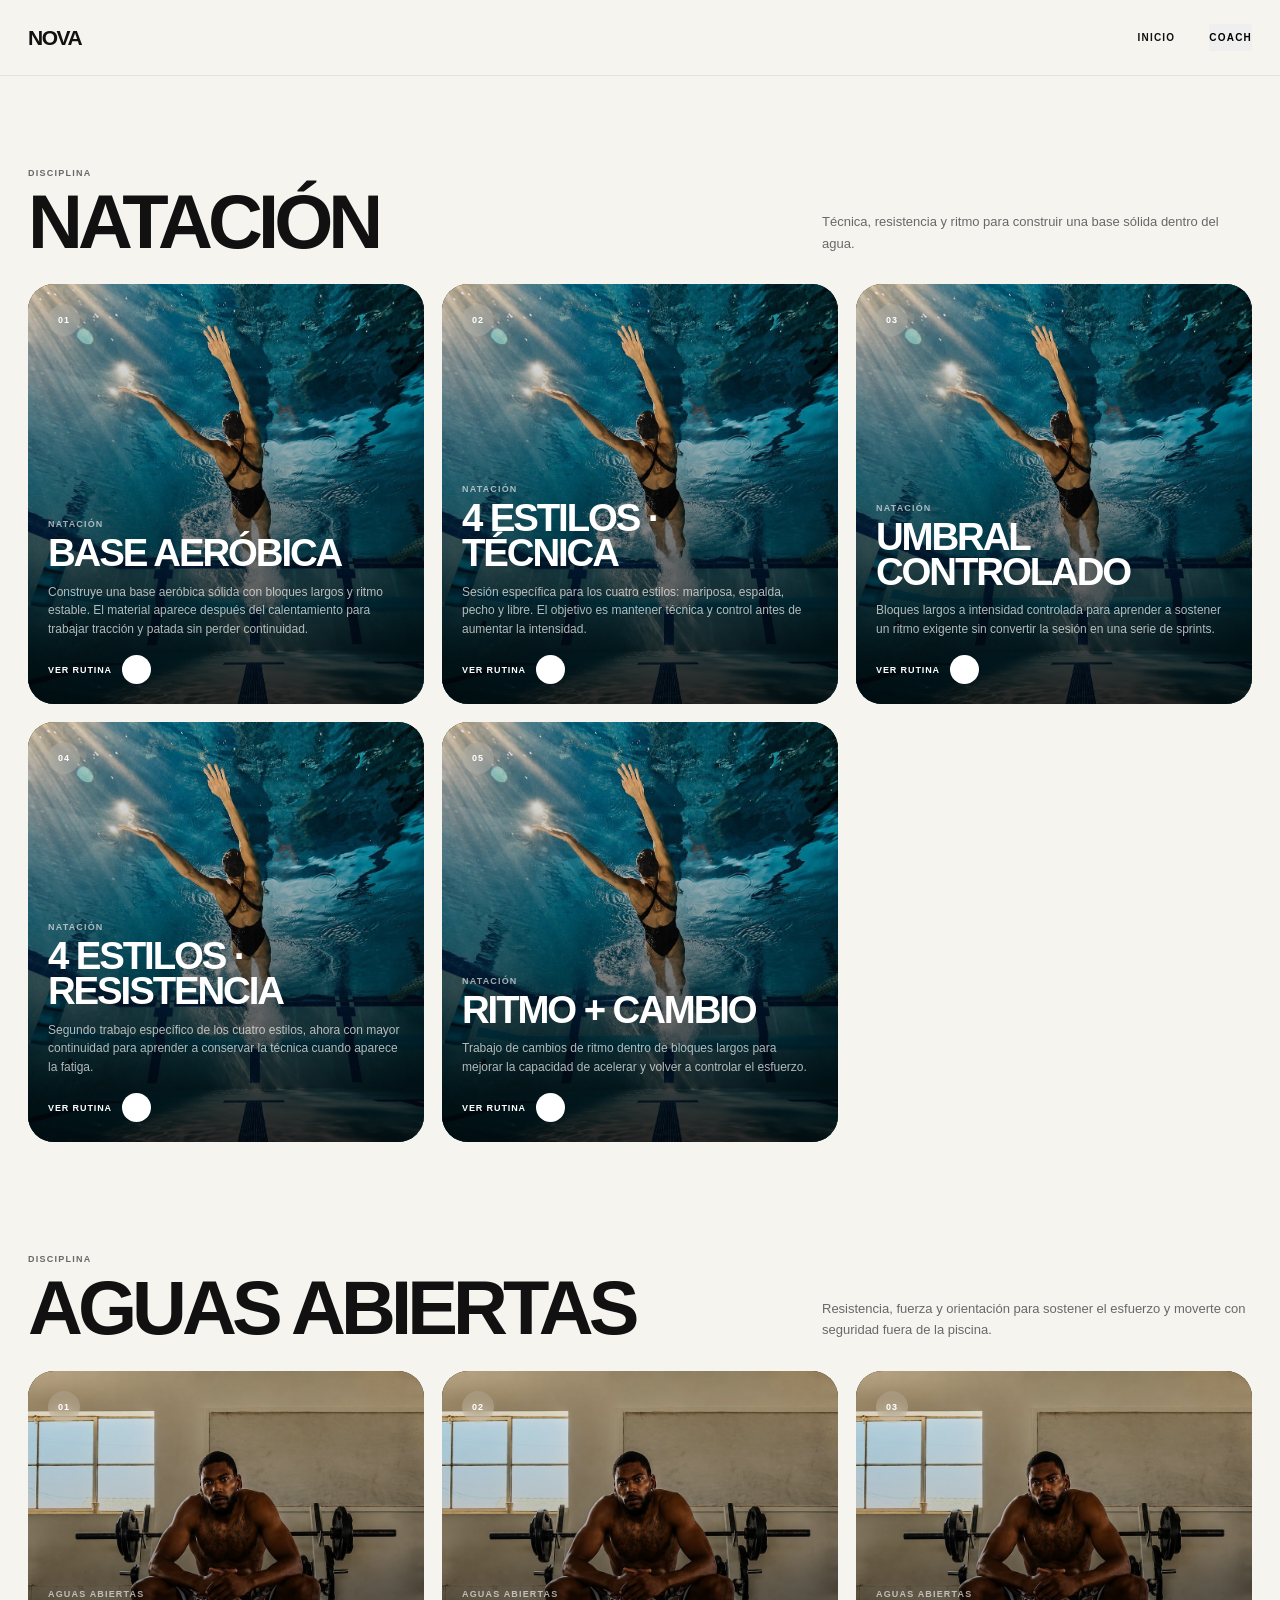
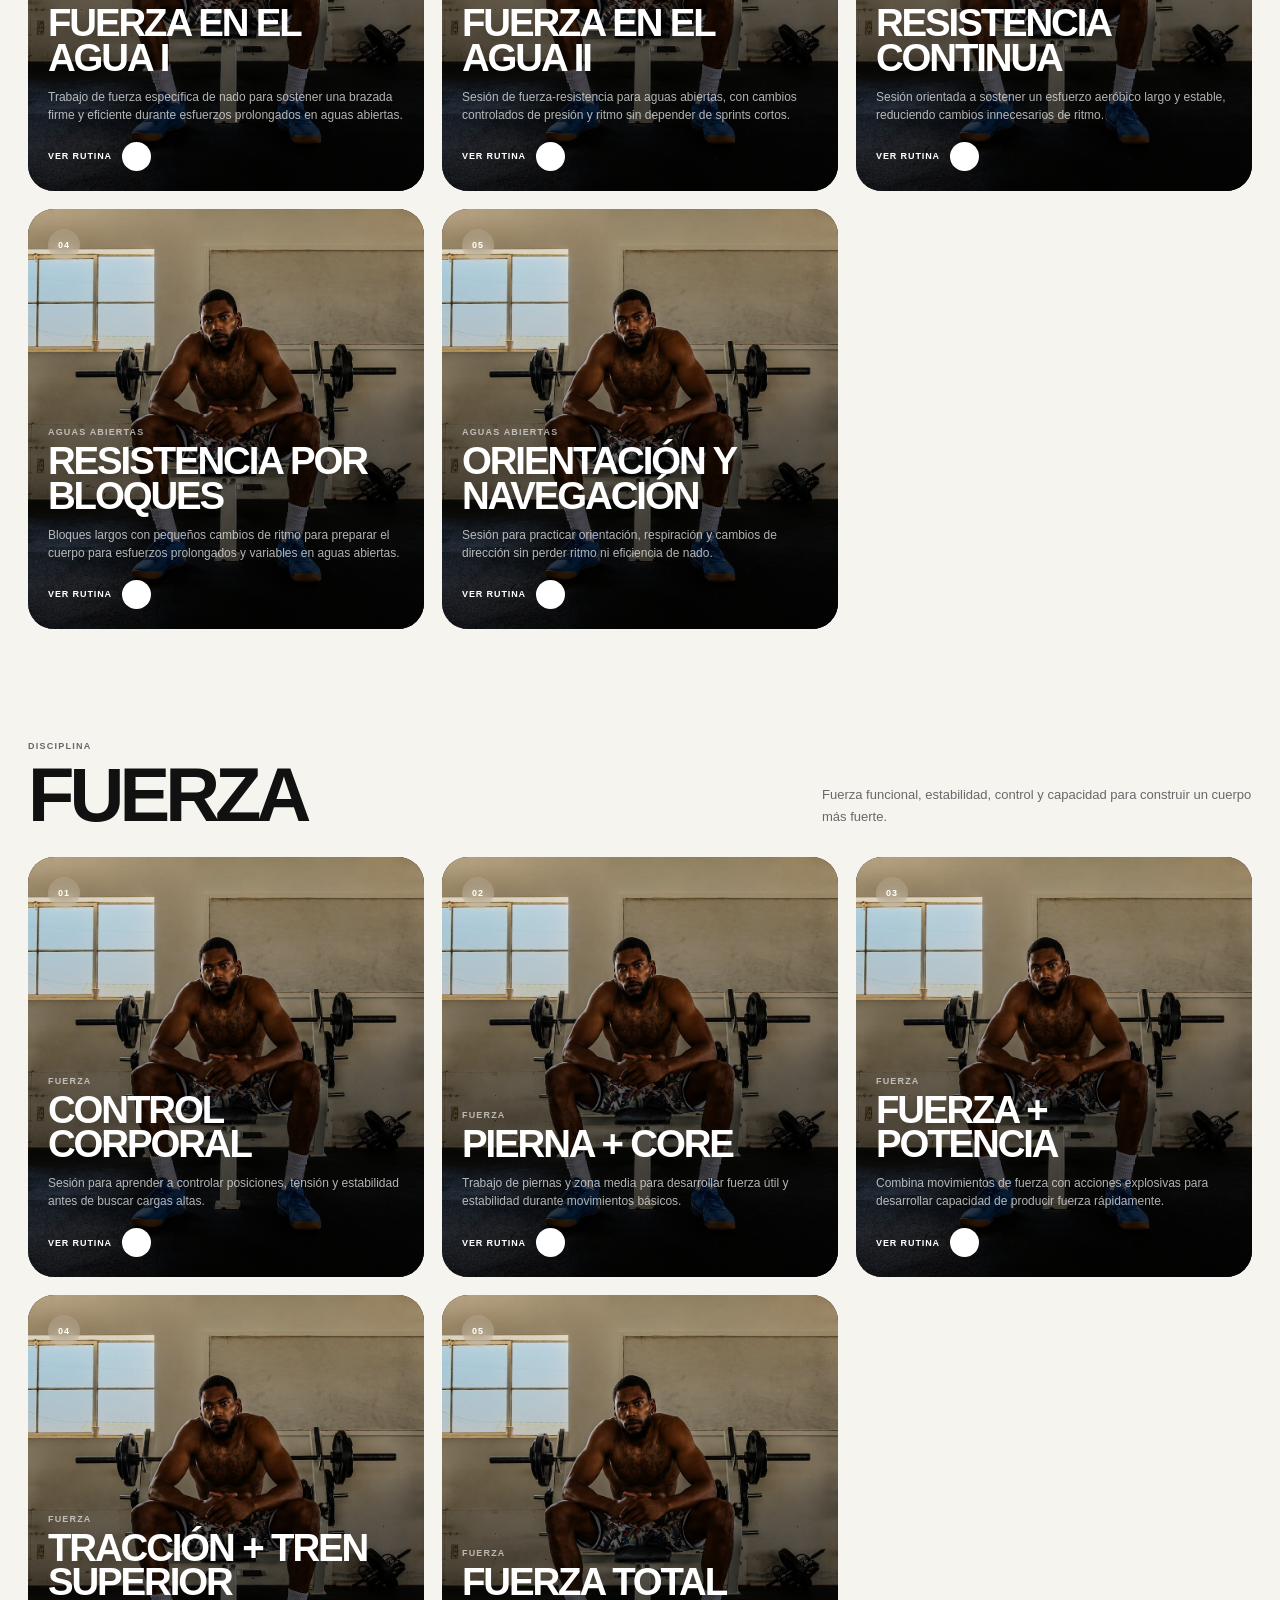
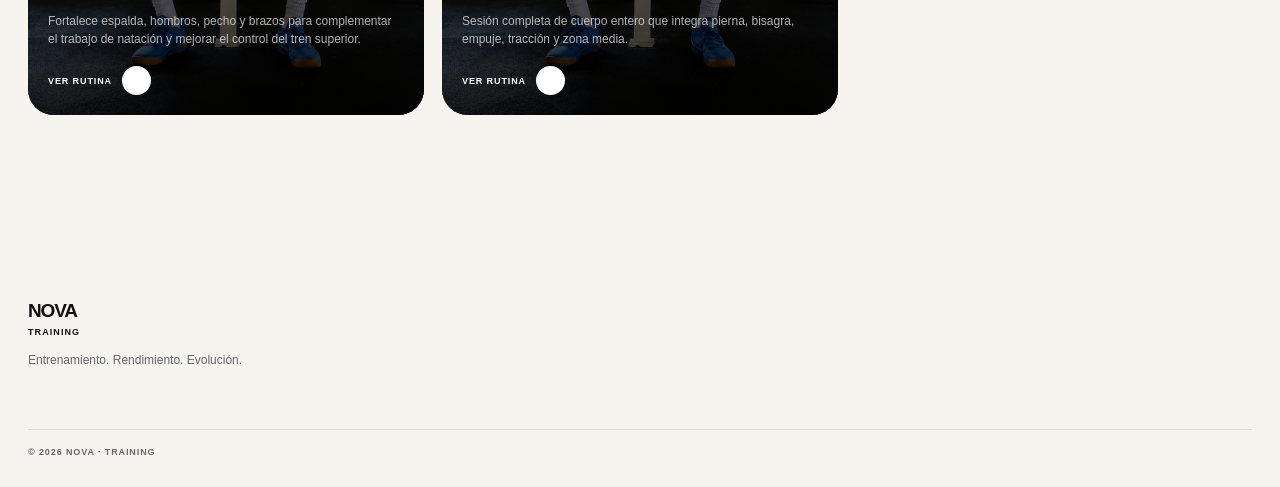
<file: training.html>
<!DOCTYPE html>
<html lang="es">

<head>

    <meta charset="UTF-8">

    <meta
        name="viewport"
        content="width=device-width, initial-scale=1.0"
    >

    <title>NOVA · Training</title>

    <link
        rel="stylesheet"
        href="css/training.css"
    >

</head>


<body>


    <!-- =====================================================
         NOVA · PAGE TRANSITION
    ====================================================== -->

    <div
        class="nova-page-transition"
        id="pageTransition"
        aria-hidden="true"
    >

        <div class="nova-page-transition-inner">

            <div class="nova-page-transition-brand">
                NOVA
            </div>

            <div class="nova-page-transition-line"></div>

            <div
                class="nova-page-transition-label"
                id="pageTransitionLabel"
            >
                CARGANDO
            </div>

        </div>

    </div>


    <!-- =====================================================
         NOVA · HEADER
    ====================================================== -->

    <header class="nova-top">

        <div class="nova-top-inner">

            <a
                href="index.html#top"
                class="nova-brand nova-page-link"
                data-page-title="NOVA"
                aria-label="NOVA"
            >
                NOVA
            </a>


            <nav
                class="nova-desktop-nav"
                aria-label="Navegación principal"
            >

                <a
                    href="index.html#top"
                    class="nova-nav-link nova-page-link"
                    data-page-title="INICIO"
                >
                    INICIO
                </a>


                <button
                    type="button"
                    class="nova-nav-link js-open-coach"
                    aria-label="Ver información del Coach"
                >
                    COACH
                </button>

            </nav>


            <button
                type="button"
                class="nova-menu-button"
                id="novaMenuButton"
                aria-label="Abrir menú"
                aria-expanded="false"
                aria-controls="novaMenu"
            >

                <span></span>
                <span></span>

            </button>

        </div>

    </header>


    <!-- =====================================================
         NOVA · MOBILE MENU
    ====================================================== -->

    <div
        class="nova-menu"
        id="novaMenu"
        aria-hidden="true"
    >

        <div
            class="nova-menu-overlay"
            id="novaMenuOverlay"
        ></div>


        <div class="nova-menu-inner">

            <button
                type="button"
                class="nova-menu-close"
                id="novaMenuClose"
                aria-label="Cerrar menú"
            >
                ×
            </button>


            <nav
                class="nova-menu-nav"
                aria-label="Menú móvil"
            >

                <a
                    href="index.html#top"
                    class="nova-menu-link nova-page-link"
                    data-page-title="INICIO"
                >

                    <span class="nova-menu-number">
                        01
                    </span>

                    <strong>
                        INICIO
                    </strong>

                    <span class="nova-menu-arrow">
                        →
                    </span>

                </a>


                <button
                    type="button"
                    class="nova-menu-link js-open-coach"
                    aria-label="Ver información del Coach"
                >

                    <span class="nova-menu-number">
                        02
                    </span>

                    <strong>
                        COACH
                    </strong>

                    <span class="nova-menu-arrow">
                        →
                    </span>

                </button>

            </nav>


            <div class="nova-menu-footer"></div>

        </div>

    </div>


    <!-- =====================================================
         NOVA · MAIN
    ====================================================== -->

    <main
        class="nova-page nova-training-page"
        id="top"
    >


        <!-- =================================================
             NATACIÓN
        ================================================== -->

        <section
            class="nova-training-section"
            id="natacion"
        >

            <div class="nova-training-section-header">

                <div>

                    <div class="nova-eyebrow">
                        DISCIPLINA
                    </div>

                    <h2>
                        NATACIÓN
                    </h2>

                </div>

                <p>
                    Técnica, resistencia y ritmo para construir
                    una base sólida dentro del agua.
                </p>

            </div>


            <div
                class="nova-training-grid"
                id="swimmingRoutineGrid"
            ></div>

        </section>


        <!-- =================================================
             AGUAS ABIERTAS
        ================================================== -->

        <section
            class="nova-training-section"
            id="aguas-abiertas"
        >

            <div class="nova-training-section-header">

                <div>

                    <div class="nova-eyebrow">
                        DISCIPLINA
                    </div>

                    <h2>
                        AGUAS ABIERTAS
                    </h2>

                </div>

                <p>
                    Resistencia, fuerza y orientación para sostener
                    el esfuerzo y moverte con seguridad fuera de la piscina.
                </p>

            </div>


            <div
                class="nova-training-grid"
                id="openWaterRoutineGrid"
            ></div>

        </section>


        <!-- =================================================
             FUERZA
        ================================================== -->

        <section
            class="nova-training-section"
            id="fuerza"
        >

            <div class="nova-training-section-header">

                <div>

                    <div class="nova-eyebrow">
                        DISCIPLINA
                    </div>

                    <h2>
                        FUERZA
                    </h2>

                </div>

                <p>
                    Fuerza funcional, estabilidad, control y
                    capacidad para construir un cuerpo más fuerte.
                </p>

            </div>


            <div
                class="nova-training-grid"
                id="strengthRoutineGrid"
            ></div>

        </section>


    </main>


    <!-- =====================================================
         NOVA · ROUTINE MODAL
    ====================================================== -->

    <div
        class="nova-routine-modal"
        id="routineModal"
        aria-hidden="true"
    >

        <div
            class="nova-routine-modal-overlay"
            id="routineModalOverlay"
        ></div>


        <div
            class="nova-routine-modal-panel"
            role="dialog"
            aria-modal="true"
            aria-labelledby="routineModalTitle"
        >

            <button
                type="button"
                class="nova-routine-modal-close"
                id="routineModalClose"
                aria-label="Cerrar rutina"
            >
                ×
            </button>


            <div class="nova-routine-modal-header">

                <div
                    class="nova-routine-modal-number"
                    id="routineModalNumber"
                >
                    01
                </div>

                <div>

                    <div
                        class="nova-eyebrow"
                        id="routineModalDiscipline"
                    >
                        NATACIÓN
                    </div>

                    <h2 id="routineModalTitle">
                        TÉCNICA Y BASE
                    </h2>

                </div>

            </div>


            <div class="nova-routine-modal-meta">

                <div>

                    <span>
                        OBJETIVO
                    </span>

                    <strong id="routineModalObjective">
                        Técnica
                    </strong>

                </div>


                <div>

                    <span>
                        DURACIÓN
                    </span>

                    <strong id="routineModalDuration">
                        60 min
                    </strong>

                </div>


                <div>

                    <span>
                        NIVEL
                    </span>

                    <strong id="routineModalLevel">
                        Base
                    </strong>

                </div>

            </div>


            <div class="nova-routine-modal-content">

                <div
                    class="nova-routine-description"
                    id="routineModalDescription"
                ></div>


                <div class="nova-routine-blocks">

                    <div class="nova-routine-block">

                        <div class="nova-routine-block-title">
                            SESIÓN
                        </div>

                        <div
                            class="nova-routine-list"
                            id="routineModalSession"
                        ></div>

                    </div>


                    <div class="nova-routine-block">

                        <div class="nova-routine-block-title">
                            MATERIAL
                        </div>

                        <div
                            class="nova-routine-material"
                            id="routineModalMaterial"
                        ></div>

                    </div>


                    <div class="nova-routine-block">

                        <div class="nova-routine-block-title">
                            ENFOQUE
                        </div>

                        <div
                            class="nova-routine-focus"
                            id="routineModalFocus"
                        ></div>

                    </div>

                </div>


                <!-- =============================================
                     COACH · SOLO ESTÉTICO DENTRO DE LA RUTINA
                ============================================== -->

                <div
                    class="nova-routine-modal-coach-pill"
                    aria-hidden="true"
                >

                    <div class="nova-routine-modal-coach-photo">

                        <img
                            src="img/perfil1.jpeg"
                            alt=""
                        >

                    </div>


                    <div class="nova-routine-modal-coach-copy">

                        <span>
                            COACH
                        </span>

                        <strong>
                            ALAN ESPINOSA
                        </strong>

                    </div>

                </div>

            </div>

        </div>

    </div>


    <!-- =====================================================
         NOVA · COACH MODAL
    ====================================================== -->

    <div
        class="nova-info-modal"
        id="coachModal"
        aria-hidden="true"
    >

        <div
            class="nova-info-modal-overlay"
            id="coachModalOverlay"
        ></div>


        <div
            class="nova-info-modal-panel"
            role="dialog"
            aria-modal="true"
            aria-labelledby="coachModalTitle"
        >

            <button
                type="button"
                class="nova-info-modal-close"
                id="coachModalClose"
                aria-label="Cerrar información del coach"
            >
                ×
            </button>


            <div class="nova-info-modal-content">

                <div class="nova-coach-modal-grid">


                    <div class="nova-coach-modal-photo">

                        <img
                            src="img/perfil1.jpeg"
                            alt="Coach Alan Espinosa"
                        >

                    </div>


                    <div class="nova-coach-modal-copy">

                        <div class="nova-info-modal-eyebrow">
                            NOVA · COACH
                        </div>

                        <h2 id="coachModalTitle">
                            Alan<br>
                            Espinosa.
                        </h2>

                        <div class="nova-coach-modal-role">
                            Coach NOVA
                        </div>


                        <p>
                            Coach en natación, aguas abiertas y
                            fuerza funcional.
                        </p>

                        <p>
                            El objetivo es crear entrenamientos
                            claros, estructurados y progresivos que
                            permitan desarrollar rendimiento sin
                            perder de vista la técnica y el control.
                        </p>


                        <div class="nova-coach-modal-list">

                            <div>

                                <strong>
                                    NATACIÓN
                                </strong>

                                Técnica, resistencia, ritmo y
                                preparación para aguas abiertas.

                            </div>


                            <div>

                                <strong>
                                    FUERZA
                                </strong>

                                Fuerza funcional, estabilidad,
                                control corporal y capacidad física.

                            </div>


                            <div>

                                <strong>
                                    MÉTODO
                                </strong>

                                Entrenamiento con estructura,
                                progresión y una intención clara.

                            </div>

                        </div>

                    </div>

                </div>

            </div>

        </div>

    </div>


    <!-- =====================================================
         NOVA · FOOTER
         SOLO INFORMACIÓN PRINCIPAL
    ====================================================== -->

    <footer class="nova-footer">

        <div class="nova-footer-main">

            <div class="nova-footer-brand">

                <strong>
                    NOVA
                </strong>

                <span>
                    TRAINING
                </span>

                <p>
                    Entrenamiento. Rendimiento. Evolución.
                </p>

            </div>

        </div>


        <div class="nova-footer-bottom">

            <span>
                © 2026 NOVA · TRAINING
            </span>

        </div>

    </footer>


    <!-- =====================================================
         NOVA · JAVASCRIPT
    ====================================================== -->

    <script>

        document.addEventListener(
            "DOMContentLoaded",
            () => {


                /* =================================================
                   PAGE TRANSITION
                ================================================== */

                const pageTransition =
                    document.getElementById(
                        "pageTransition"
                    );

                const pageTransitionLabel =
                    document.getElementById(
                        "pageTransitionLabel"
                    );


                function startPageTransition(link) {

                    const destination =
                        link.getAttribute("href");

                    if (!destination) {
                        return;
                    }

                    const title =
                        link.dataset.pageTitle ||
                        link.textContent.trim() ||
                        "NOVA";

                    if (pageTransitionLabel) {

                        pageTransitionLabel.textContent =
                            title;

                    }

                    document.body.classList.add(
                        "nova-page-changing"
                    );

                    if (pageTransition) {

                        pageTransition.classList.add(
                            "is-active"
                        );

                    }

                    window.setTimeout(
                        () => {

                            window.location.href =
                                destination;

                        },
                        650
                    );

                }


                /* =================================================
                   MOBILE MENU
                ================================================== */

                const menuButton =
                    document.getElementById(
                        "novaMenuButton"
                    );

                const menu =
                    document.getElementById(
                        "novaMenu"
                    );

                const menuOverlay =
                    document.getElementById(
                        "novaMenuOverlay"
                    );

                const menuClose =
                    document.getElementById(
                        "novaMenuClose"
                    );


                function openMenu() {

                    if (!menuButton || !menu) {
                        return;
                    }

                    menuButton.classList.add(
                        "is-open"
                    );

                    menu.classList.add(
                        "is-open"
                    );

                    document.body.classList.add(
                        "nova-menu-open"
                    );

                    menuButton.setAttribute(
                        "aria-expanded",
                        "true"
                    );

                    menu.setAttribute(
                        "aria-hidden",
                        "false"
                    );

                }


                function closeMenu() {

                    if (!menuButton || !menu) {
                        return;
                    }

                    menuButton.classList.remove(
                        "is-open"
                    );

                    menu.classList.remove(
                        "is-open"
                    );

                    document.body.classList.remove(
                        "nova-menu-open"
                    );

                    menuButton.setAttribute(
                        "aria-expanded",
                        "false"
                    );

                    menu.setAttribute(
                        "aria-hidden",
                        "true"
                    );

                }


                if (menuButton) {

                    menuButton.addEventListener(
                        "click",
                        () => {

                            if (
                                menu.classList.contains(
                                    "is-open"
                                )
                            ) {

                                closeMenu();

                            } else {

                                openMenu();

                            }

                        }
                    );

                }


                if (menuClose) {

                    menuClose.addEventListener(
                        "click",
                        closeMenu
                    );

                }


                if (menuOverlay) {

                    menuOverlay.addEventListener(
                        "click",
                        closeMenu
                    );

                }


                /* =================================================
                   PAGE LINKS
                ================================================== */

                document
                    .querySelectorAll(
                        ".nova-page-link"
                    )
                    .forEach(
                        (link) => {

                            link.addEventListener(
                                "click",
                                (event) => {

                                    const href =
                                        link.getAttribute(
                                            "href"
                                        );

                                    if (!href) {
                                        return;
                                    }


                                    if (
                                        event.button !== 0 ||
                                        event.metaKey ||
                                        event.ctrlKey ||
                                        event.shiftKey ||
                                        event.altKey
                                    ) {
                                        return;
                                    }


                                    if (
                                        href.startsWith(
                                            "#"
                                        )
                                    ) {
                                        return;
                                    }


                                    event.preventDefault();

                                    closeMenu();

                                    startPageTransition(
                                        link
                                    );

                                }
                            );

                        }
                    );


                /* =================================================
                   ROUTINE DATA
                ================================================== */

                const swimmingRoutines = [

                    {
                        number: "01",
                        title: "BASE AERÓBICA",
                        objective: "Resistencia",
                        duration: "65–70 min",
                        level: "Base",
                        description:
                            "Construye una base aeróbica sólida con bloques largos y ritmo estable. El material aparece después del calentamiento para trabajar tracción y patada sin perder continuidad.",
                        session: [
                            "CALENTAMIENTO · 600 m · sin material: 300 m libre suave + 200 m libre progresivo + 100 m espalda.",
                            "BLOQUE 1 · 800 m · PULL BUOY: 4×200 m libre aeróbico. Coloca el pull buoy entre los muslos durante cada 200 m. 25–30\" de descanso.",
                            "BLOQUE 2 · 600 m · TABLA + ALETAS: 3×200 m patada de libre. Sostén la tabla al frente y usa las aletas durante cada 200 m. 25\" de descanso.",
                            "BLOQUE 3 · 400 m · ALETAS: 4×100 m libre a ritmo estable. Usa las aletas durante cada 100 m, concentrándote en mantener una patada continua. 20\" de descanso.",
                            "AFLOJE · 200 m · sin material: nado muy suave, alternando libre y espalda."
                        ],
                        material:
                            "TABLA: se usa en el Bloque 2 para las 3×200 m de patada. PULL BUOY: se coloca entre los muslos en el Bloque 1 durante las 4×200 m. ALETAS: se usan en los Bloques 2 y 3. Si no tienes material, no hay problema: Bloque 1 se hace nadando libre normal; Bloque 2 se hace patada de libre sin tabla, con brazos extendidos al frente; Bloque 3 se hace libre sin aletas manteniendo una patada activa.",
                        focus:
                            "Ritmo aeróbico, posición del cuerpo y capacidad de sostener metros sin perder eficiencia."
                    },

                    {
                        number: "02",
                        title: "4 ESTILOS · TÉCNICA",
                        objective: "Técnica",
                        duration: "65–75 min",
                        level: "Intermedio",
                        description:
                            "Sesión específica para los cuatro estilos: mariposa, espalda, pecho y libre. El objetivo es mantener técnica y control antes de aumentar la intensidad.",
                        session: [
                            "CALENTAMIENTO · 600 m · sin material: 300 m libre + 100 m espalda + 100 m pecho + 100 m libre progresivo.",
                            "BLOQUE 1 · 400 m · 4×100 m, uno por estilo: 100 m mariposa + 100 m espalda + 100 m pecho + 100 m libre. 25–30\" de descanso entre repeticiones.",
                            "BLOQUE 2 · 800 m · 4×200 m: cada 200 m = 100 m del estilo correspondiente + 100 m libre controlado. Orden: mariposa, espalda, pecho, libre. 30\" de descanso.",
                            "BLOQUE 3 · 400 m · PULL BUOY: 4×100 m libre. Coloca el pull buoy entre los muslos para aislar la tracción y mantener el cuerpo alineado. 20\" de descanso.",
                            "BLOQUE 4 · 400 m · TABLA + ALETAS: 4×100 m de patada, alternando libre y espalda. Tabla al frente en libre; en espalda, sostén la tabla sobre los muslos o realiza la patada sin tabla si resulta incómodo. Aletas durante los 400 m.",
                            "AFLOJE · 200 m · sin material: muy suave, eligiendo libre o espalda."
                        ],
                        material:
                            "PULL BUOY: Bloque 3, 4×100 m libre. TABLA: Bloque 4, principalmente en patada de libre. ALETAS: Bloque 4 durante las 4×100 m. En los cuatro estilos del Bloque 1 y Bloque 2 no se usa material. Si no tienes material, el Bloque 3 se hace libre normal concentrando la atención en la tracción y el Bloque 4 se hace patada sin aletas; la tabla puede sustituirse por brazos extendidos al frente.",
                        focus:
                            "Calidad técnica de mariposa, espalda, pecho y libre; cada estilo debe conservar su mecánica antes de buscar velocidad."
                    },

                    {
                        number: "03",
                        title: "UMBRAL CONTROLADO",
                        objective: "Umbral",
                        duration: "65–70 min",
                        level: "Rendimiento",
                        description:
                            "Bloques largos a intensidad controlada para aprender a sostener un ritmo exigente sin convertir la sesión en una serie de sprints.",
                        session: [
                            "CALENTAMIENTO · 600 m · sin material: 300 m libre suave + 200 m libre progresivo + 100 m espalda.",
                            "BLOQUE 1 · 800 m · PULL BUOY: 4×200 m libre a ritmo de umbral controlado. Pull buoy entre los muslos durante cada 200 m. 30\" de descanso.",
                            "BLOQUE 2 · 600 m · ALETAS: 3×200 m libre. Usa las aletas para mantener una posición alta y una patada constante; los primeros 100 m controlados y los segundos 100 m ligeramente más fuertes. 30\" de descanso.",
                            "BLOQUE 3 · 400 m · TABLA + ALETAS: 4×100 m patada de libre fuerte pero sostenible. Tabla al frente y aletas durante toda la repetición. 25\" de descanso.",
                            "BLOQUE 4 · 400 m · sin material: 2×200 m libre a ritmo sostenido. 30\" de descanso.",
                            "AFLOJE · 200 m · sin material: nado suave."
                        ],
                        material:
                            "PULL BUOY: Bloque 1, 4×200 m. ALETAS: Bloques 2 y 3. TABLA: Bloque 3. Si no hay material, realiza los 4×200 m nadando libre normal; sustituye las 3×200 m con aletas por libre manteniendo una patada constante y el bloque de tabla por patada sin tabla, brazos extendidos al frente.",
                        focus:
                            "Encontrar un ritmo fuerte que puedas sostener con técnica estable y respiración controlada."
                    },

                    {
                        number: "04",
                        title: "4 ESTILOS · RESISTENCIA",
                        objective: "Resistencia técnica",
                        duration: "70–75 min",
                        level: "Intermedio",
                        description:
                            "Segundo trabajo específico de los cuatro estilos, ahora con mayor continuidad para aprender a conservar la técnica cuando aparece la fatiga.",
                        session: [
                            "CALENTAMIENTO · 600 m · sin material: 200 m libre + 200 m espalda + 100 m pecho + 100 m libre.",
                            "BLOQUE 1 · 800 m · 4×200 m: 100 m mariposa + 100 m libre / 100 m espalda + 100 m libre / 100 m pecho + 100 m libre / 200 m libre. 30\" de descanso.",
                            "BLOQUE 2 · 400 m · PULL BUOY: 4×100 m libre, ritmo aeróbico alto. Pull buoy entre los muslos durante cada repetición. 20\" de descanso.",
                            "BLOQUE 3 · 600 m · TABLA + ALETAS: 3×200 m patada. 100 m libre + 100 m espalda en cada repetición. Tabla para la parte de libre; para espalda puedes colocarla sobre los muslos. Aletas durante los 600 m. 25\" de descanso.",
                            "BLOQUE 4 · 400 m · sin material: 4×100 m, uno por estilo, a ritmo técnico sostenido. 20–25\" de descanso.",
                            "AFLOJE · 200 m · sin material: libre muy suave."
                        ],
                        material:
                            "PULL BUOY: Bloque 2. TABLA + ALETAS: Bloque 3. Los cuatro estilos del Bloque 1 y Bloque 4 son sin material. Si no tienes material, nada igual: sustituye el pull buoy por libre normal y realiza la patada sin tabla ni aletas, manteniendo brazos extendidos y una patada controlada.",
                        focus:
                            "Sostener la técnica de los cuatro estilos cuando aumenta el volumen y aparece fatiga."
                    },

                    {
                        number: "05",
                        title: "RITMO + CAMBIO",
                        objective: "Ritmo",
                        duration: "65–70 min",
                        level: "Rendimiento",
                        description:
                            "Trabajo de cambios de ritmo dentro de bloques largos para mejorar la capacidad de acelerar y volver a controlar el esfuerzo.",
                        session: [
                            "CALENTAMIENTO · 600 m · sin material: 300 m libre + 100 m espalda + 200 m libre progresivo.",
                            "BLOQUE 1 · 800 m · PULL BUOY: 4×200 m libre. Primer 100 m controlado + segundo 100 m fuerte. Pull buoy durante cada 200 m. 30\" de descanso.",
                            "BLOQUE 2 · 600 m · TABLA + ALETAS: 3×200 m patada de libre. Primer 100 m cómodo + segundo 100 m fuerte. Tabla al frente y aletas durante cada 200 m. 25\" de descanso.",
                            "BLOQUE 3 · 400 m · ALETAS: 4×100 m libre. 50 m ritmo estable + 50 m fuerte. Aletas durante cada repetición. 25\" de descanso.",
                            "BLOQUE 4 · 400 m · sin material: 2×200 m libre fuerte controlado. 30\" de descanso.",
                            "AFLOJE · 200 m · sin material: muy suave."
                        ],
                        material:
                            "PULL BUOY: Bloque 1. TABLA + ALETAS: Bloque 2. ALETAS: Bloque 3. Si no tienes material, realiza los mismos metros sin equipo; en los bloques de patada, mantén brazos extendidos al frente y genera el movimiento desde la cadera.",
                        focus:
                            "Aprender a cambiar de ritmo sin perder la posición del cuerpo, la respiración ni la longitud de brazada."
                    }

                ];


                /* =================================================
                   AGUAS ABIERTAS
                ================================================== */

                const openWaterRoutines = [

                    {
                        number: "01",
                        title: "FUERZA EN EL AGUA I",
                        objective: "Fuerza",
                        duration: "60–65 min",
                        level: "Intermedio",
                        description:
                            "Trabajo de fuerza específica de nado para sostener una brazada firme y eficiente durante esfuerzos prolongados en aguas abiertas.",
                        session: [
                            "CALENTAMIENTO · 800 m · 400 m suave + 200 m progresivo + 200 m suave con respiración bilateral.",
                            "BLOQUE 1 · 4×300 m: 200 m fuerte controlado + 100 m suave. 35\" de descanso.",
                            "BLOQUE 2 · 4×200 m: brazada firme y ritmo constante. Los primeros 100 m controlados + segundos 100 m fuertes. 30\" de descanso.",
                            "BLOQUE 3 · 4×100 m: 25–30 m de orientación cada 6–8 brazadas + continuar fuerte hasta completar 100 m. 25\" de descanso.",
                            "AFLOJE · 300 m suave."
                        ],
                        material:
                            "No requiere material. Si el entorno permite usar pull buoy de forma segura, puede utilizarse en uno de los 4×200 m, pero no es necesario.",
                        focus:
                            "Aplicar fuerza desde el agarre y mantener una brazada larga aun cuando aumenta la fatiga."
                    },

                    {
                        number: "02",
                        title: "FUERZA EN EL AGUA II",
                        objective: "Fuerza específica",
                        duration: "60–70 min",
                        level: "Rendimiento",
                        description:
                            "Sesión de fuerza-resistencia para aguas abiertas, con cambios controlados de presión y ritmo sin depender de sprints cortos.",
                        session: [
                            "CALENTAMIENTO · 700 m · 300 m suave + 200 m libre progresivo + 200 m a ritmo cómodo.",
                            "BLOQUE 1 · 3×300 m: primeros 100 m fuertes + 100 m controlados + 100 m fuertes. 40\" de descanso.",
                            "BLOQUE 2 · 4×200 m: mantener alta presión de brazada durante todo el bloque. 30\" de descanso.",
                            "BLOQUE 3 · 3×200 m: 150 m fuertes + 50 m suave, practicando orientación al frente sin levantar demasiado la cabeza. 30\" de descanso.",
                            "AFLOJE · 300 m suave."
                        ],
                        material:
                            "Sin material obligatorio. El ejercicio se realiza con el peso corporal y la resistencia natural del agua. No es necesario añadir equipo para generar fuerza.",
                        focus:
                            "Fuerza-resistencia, agarre del agua y control de la orientación mientras se mantiene presión en la brazada."
                    },

                    {
                        number: "03",
                        title: "RESISTENCIA CONTINUA",
                        objective: "Resistencia",
                        duration: "70–80 min",
                        level: "Intermedio",
                        description:
                            "Sesión orientada a sostener un esfuerzo aeróbico largo y estable, reduciendo cambios innecesarios de ritmo.",
                        session: [
                            "CALENTAMIENTO · 600 m suave.",
                            "BLOQUE PRINCIPAL · 1,200 m continuos a ritmo aeróbico estable. Cada 200 m realiza una breve revisión de respiración, posición y orientación.",
                            "BLOQUE 2 · 2×500 m: ritmo estable; los últimos 100 m de cada bloque ligeramente más fuertes. 45\" de descanso.",
                            "BLOQUE 3 · 400 m continuo suave-moderado.",
                            "AFLOJE · 300 m muy suave."
                        ],
                        material:
                            "Sin material. La sesión busca que la resistencia provenga de la continuidad del nado y del control del ritmo.",
                        focus:
                            "Economía de movimiento, respiración bilateral cuando sea posible y capacidad de sostener un ritmo constante."
                    },

                    {
                        number: "04",
                        title: "RESISTENCIA POR BLOQUES",
                        objective: "Resistencia",
                        duration: "70–75 min",
                        level: "Rendimiento",
                        description:
                            "Bloques largos con pequeños cambios de ritmo para preparar el cuerpo para esfuerzos prolongados y variables en aguas abiertas.",
                        session: [
                            "CALENTAMIENTO · 700 m · 300 m suave + 200 m progresivo + 200 m cómodo.",
                            "BLOQUE 1 · 3×400 m: 300 m ritmo aeróbico + 100 m moderadamente fuerte. 40\" de descanso.",
                            "BLOQUE 2 · 3×300 m: 200 m estable + 100 m fuerte controlado. 35\" de descanso.",
                            "BLOQUE 3 · 2×200 m: ritmo continuo, buscando terminar la segunda repetición al mismo ritmo que la primera. 30\" de descanso.",
                            "AFLOJE · 300 m suave."
                        ],
                        material:
                            "Sin material obligatorio. Si se dispone de pull buoy y se quiere añadir trabajo de tracción, puede usarse únicamente en uno de los 3×300 m; no es necesario para completar la sesión.",
                        focus:
                            "Regular el esfuerzo y evitar salir demasiado rápido para poder sostener el ritmo hasta el final."
                    },

                    {
                        number: "05",
                        title: "ORIENTACIÓN Y NAVEGACIÓN",
                        objective: "Orientación",
                        duration: "55–65 min",
                        level: "Intermedio",
                        description:
                            "Sesión para practicar orientación, respiración y cambios de dirección sin perder ritmo ni eficiencia de nado.",
                        session: [
                            "CALENTAMIENTO · 600 m suave, identificando referencias visuales del recorrido.",
                            "BLOQUE 1 · 4×300 m: practicar orientación cada 6–8 brazadas durante los primeros 100 m; después nadar normalmente. 30\" de descanso.",
                            "BLOQUE 2 · 4×200 m: cambiar ligeramente la dirección al llegar a una referencia marcada, manteniendo el ritmo. 30\" de descanso.",
                            "BLOQUE 3 · 4×100 m: orientación + respiración bilateral cuando sea posible. 25\" de descanso.",
                            "AFLOJE · 300 m suave."
                        ],
                        material:
                            "No requiere material deportivo. Se necesita un recorrido seguro y, de ser posible, referencias visibles en el entorno. En aguas abiertas, priorizar siempre una zona supervisada y segura.",
                        focus:
                            "Levantar la vista lo mínimo necesario, encontrar referencias, corregir la trayectoria y volver inmediatamente a una posición eficiente."
                    }

                ];


                /* =================================================
                   FUERZA
                ================================================== */

                const strengthRoutines = [

                    {
                        number: "01",
                        title: "CONTROL CORPORAL",
                        objective: "Control",
                        duration: "45–55 min",
                        level: "Base",
                        description:
                            "Sesión para aprender a controlar posiciones, tensión y estabilidad antes de buscar cargas altas.",
                        session: [
                            "CALENTAMIENTO · 8 min: movilidad de cadera, hombros, tobillos y 2 rondas de sentadilla + push-up + dead bug.",
                            "SENTADILLA TEMPO · 4×8. Sin material: pies al ancho de hombros, baja en 3 segundos, pausa 1 segundo y sube con control.",
                            "PUSH-UP · 4×8–12. Sin material: manos bajo o ligeramente fuera de hombros; cuerpo en línea. Si es difícil, apoyar rodillas.",
                            "REMO UNILATERAL · 3×10 por lado. MATERIAL: 1 mancuerna. Apoya una mano en una superficie estable y lleva el codo hacia la cadera. SIN MATERIAL: realiza remo isométrico con una toalla, tirando de ambos extremos en sentidos opuestos.",
                            "SPLIT SQUAT ISOMÉTRICO · 3×30–40\" por pierna. Sin material: baja a una posición estable y mantén. Con carga, sostén una mancuerna a cada lado.",
                            "BEAR CRAWL · 4×20–30 m. Sin material: rodillas cerca del suelo, espalda estable y pasos cortos y controlados.",
                            "HOLLOW HOLD · 3×30–40\". Sin material: espalda baja pegada al suelo; extiende brazos y piernas solo hasta donde puedas mantener esa posición."
                        ],
                        material:
                            "Solo se utiliza una mancuerna en el remo unilateral y, opcionalmente, en el split squat. Si no hay mancuerna, ambos ejercicios se realizan sin carga siguiendo las instrucciones de la sesión.",
                        focus:
                            "Control corporal, estabilidad y calidad de movimiento. La prioridad es mantener posiciones sólidas antes que aumentar dificultad."
                    },

                    {
                        number: "02",
                        title: "PIERNA + CORE",
                        objective: "Fuerza",
                        duration: "50–60 min",
                        level: "Intermedio",
                        description:
                            "Trabajo de piernas y zona media para desarrollar fuerza útil y estabilidad durante movimientos básicos.",
                        session: [
                            "CALENTAMIENTO · 8–10 min: sentadillas sin peso, zancadas, puente de glúteo y movilidad de tobillo.",
                            "SENTADILLA GOBLET · 4×8. MATERIAL: 1 mancuerna o kettlebell frente al pecho. SIN MATERIAL: sentadilla con peso corporal y tempo 3–1–1.",
                            "PESO MUERTO RUMANO · 4×8. MATERIAL: barra o 2 mancuernas; mantén el peso cerca de las piernas y empuja la cadera atrás. SIN MATERIAL: bisagra de cadera lenta, manos en las caderas, buscando sentir isquiotibiales.",
                            "ZANCADA ATRÁS · 3×10 por pierna. MATERIAL: 2 mancuernas a los lados si se dispone. SIN MATERIAL: usar solo el peso corporal y controlar la bajada.",
                            "PUENTE DE GLÚTEO · 3×12–15. Sin material: elevar cadera apretando glúteos. CON CARGA: apoyar una mancuerna sobre la pelvis y sujetarla con ambas manos.",
                            "DEAD BUG · 3×10 por lado. Sin material: espalda baja pegada al suelo mientras extiendes brazo y pierna contrarios.",
                            "PLANK · 3×30–45\". Sin material: codos bajo hombros y cuerpo en línea."
                        ],
                        material:
                            "Mancuerna/kettlebell para sentadilla goblet, barra o mancuernas para peso muerto rumano y carga opcional para zancadas/puente. Si no hay material, todos los ejercicios tienen la variante con peso corporal descrita en la sesión.",
                        focus:
                            "Fuerza de piernas, control de cadera y capacidad de mantener el tronco estable durante el esfuerzo."
                    },

                    {
                        number: "03",
                        title: "FUERZA + POTENCIA",
                        objective: "Potencia",
                        duration: "55–65 min",
                        level: "Rendimiento",
                        description:
                            "Combina movimientos de fuerza con acciones explosivas para desarrollar capacidad de producir fuerza rápidamente.",
                        session: [
                            "CALENTAMIENTO · 10 min: movilidad + 3 rondas de sentadilla, bisagra de cadera, push-up y saltos suaves.",
                            "SALTOS VERTICALES · 4×5. Sin material: baja ligeramente y salta buscando altura; aterriza suave y estable.",
                            "SENTADILLA FRONTAL · 5×4. MATERIAL: barra en posición frontal. SIN BARRA: sentadilla goblet con una mancuerna o sentadilla de peso corporal lenta.",
                            "PUSH PRESS · 4×5. MATERIAL: barra o 2 mancuernas. Impulsa desde piernas y termina extendiendo brazos. SIN MATERIAL: sustituye por 5–8 flexiones explosivas controladas.",
                            "PESO MUERTO RUMANO · 4×6. MATERIAL: barra o mancuernas. Mantén espalda neutra y lleva la cadera atrás. SIN MATERIAL: bisagra de cadera lenta con pausa abajo.",
                            "FARMER CARRY · 4×30 m. MATERIAL: 2 mancuernas/kettlebells a los lados. Camina erguido sin inclinarte. SIN MATERIAL: marcha de carga unilateral con una mochila moderadamente pesada, si está disponible; si no, realiza marcha lenta manteniendo tensión abdominal.",
                            "HOLLOW HOLD · 3×40\". Sin material: mantener abdomen activo y espalda baja pegada al suelo."
                        ],
                        material:
                            "Barra/mancuernas para sentadilla frontal, push press y peso muerto rumano; 2 cargas para farmer carry. Si no hay equipo, usa las alternativas especificadas en cada ejercicio. Los saltos no requieren material.",
                        focus:
                            "Mover cargas con técnica sólida y reservar la velocidad para las repeticiones que puedas ejecutar con control."
                    },

                    {
                        number: "04",
                        title: "TRACCIÓN + TREN SUPERIOR",
                        objective: "Tracción",
                        duration: "50–60 min",
                        level: "Intermedio",
                        description:
                            "Fortalece espalda, hombros, pecho y brazos para complementar el trabajo de natación y mejorar el control del tren superior.",
                        session: [
                            "CALENTAMIENTO · 8–10 min: movilidad de hombros + 2 rondas de scapular push-up, remo ligero y plancha.",
                            "REMO CON MANCUERNA · 4×10 por lado. MATERIAL: 1 mancuerna. Apoya una mano y rema llevando el codo hacia la cadera. SIN MATERIAL: remo isométrico con toalla, tirando en sentidos opuestos.",
                            "PRESS DE PISO · 4×8–10. MATERIAL: 2 mancuernas. Acostado boca arriba, baja codos hasta tocar suavemente el suelo y presiona hacia arriba. SIN MATERIAL: push-up controlado.",
                            "PULL-OVER · 3×10. MATERIAL: 1 mancuerna. Acostado, lleva la carga por detrás de la cabeza sin perder control costal. SIN MATERIAL: dead bug con brazos extendidos por encima de la cabeza.",
                            "ELEVACIÓN LATERAL · 3×12. MATERIAL: 2 mancuernas ligeras. Eleva hasta aproximadamente la línea de hombros. SIN MATERIAL: realizar el movimiento lento sin carga, manteniendo tensión voluntaria.",
                            "PUSH-UP · 3×8–15. Sin material. Si es difícil, manos elevadas sobre una superficie estable.",
                            "PLANK SHOULDER TAP · 3×10 por lado. Sin material: desde plancha alta, toca hombro contrario sin balancear la cadera."
                        ],
                        material:
                            "Mancuernas para remo, press de piso, pull-over y elevaciones laterales. Si no hay mancuernas, utiliza las alternativas descritas en cada ejercicio; push-up y plancha no necesitan equipo.",
                        focus:
                            "Tracción, estabilidad escapular y control del tronco para que la fuerza del tren superior se transfiera mejor al movimiento."
                    },

                    {
                        number: "05",
                        title: "FUERZA TOTAL",
                        objective: "Fuerza global",
                        duration: "55–65 min",
                        level: "Rendimiento",
                        description:
                            "Sesión completa de cuerpo entero que integra pierna, bisagra, empuje, tracción y zona media.",
                        session: [
                            "CALENTAMIENTO · 10 min: movilidad + 2 rondas de sentadilla, bisagra, push-up y dead bug.",
                            "SENTADILLA · 4×6. MATERIAL: barra o 1 mancuerna/kettlebell. Con barra, apoya la carga de forma segura y desciende manteniendo rodillas y pies alineados. SIN MATERIAL: sentadilla tempo 4×8.",
                            "PESO MUERTO RUMANO · 4×6. MATERIAL: barra o mancuernas. Lleva la cadera atrás manteniendo la carga cerca del cuerpo. SIN MATERIAL: bisagra de cadera lenta con pausa.",
                            "PRESS · 4×8. MATERIAL: 2 mancuernas o barra. Empuja desde una posición estable sin arquear excesivamente la espalda. SIN MATERIAL: push-up 4×8–15.",
                            "REMO · 4×8–10. MATERIAL: mancuerna, barra o banda. Mantén el torso estable y lleva los codos atrás. SIN MATERIAL: remo isométrico con toalla.",
                            "CARRY · 4×30 m. MATERIAL: 2 mancuernas/kettlebells. Camina erguido. SIN MATERIAL: marcha lenta manteniendo abdomen y postura, o usa una mochila si está disponible.",
                            "PLANK · 3×45\". Sin material: cuerpo en línea y abdomen activo."
                        ],
                        material:
                            "Barra/mancuernas para los movimientos principales y 2 cargas para carry. No es obligatorio tener todo el equipo: cada ejercicio incluye una alternativa sin material o con peso corporal.",
                        focus:
                            "Integrar fuerza de todo el cuerpo sin sacrificar técnica. La calidad de cada repetición es más importante que la cantidad de carga."
                    }

                ];


                const swimmingGrid =
                    document.getElementById(
                        "swimmingRoutineGrid"
                    );

                const strengthGrid =
                    document.getElementById(
                        "strengthRoutineGrid"
                    );

                const openWaterGrid =
                    document.getElementById(
                        "openWaterRoutineGrid"
                    );


                /* =================================================
                   CREAR CARTAS
                ================================================== */

                function createRoutineCard(
                    routine,
                    discipline
                ) {

                    const card =
                        document.createElement(
                            "article"
                        );

                    card.className =
                        "nova-training-card nova-routine-card";


                    /*
                     * SE CONSERVA LA INFORMACIÓN SECUNDARIA
                     * DE LA CARTA.
                     */

                    card.setAttribute(
                        "data-secondary-card",
                        discipline.toLowerCase()
                    );


                    card.innerHTML = `

                        <div class="nova-training-card-image">

                            <div
                                class="nova-training-card-overlay"
                            ></div>

                        </div>


                        <div class="nova-training-card-top">

                            <span>
                                ${routine.number}
                            </span>

                        </div>


                        <div class="nova-training-card-content">

                            <div class="nova-training-card-label">
                                ${discipline}
                            </div>

                            <h3>
                                ${routine.title}
                            </h3>

                            <p>
                                ${routine.description}
                            </p>


                            <button
                                type="button"
                                class="nova-training-card-button"
                            >

                                <span>
                                    VER RUTINA
                                </span>

                                <span></span>

                            </button>

                        </div>

                    `;


                    const image =
                        card.querySelector(
                            ".nova-training-card-image"
                        );


                    if (
                        discipline === "NATACIÓN"
                    ) {

                        image.style.backgroundImage =
                            "url('img/WhatsApp Image 4.jpeg')";

                    } else {

                        image.style.backgroundImage =
                            "url('img/WhatsApp Image 3.jpeg')";

                    }


                    const button =
                        card.querySelector(
                            ".nova-training-card-button"
                        );


                    button.addEventListener(
                        "click",
                        (event) => {

                            event.preventDefault();

                            event.stopPropagation();

                            openRoutineModal(
                                routine,
                                discipline
                            );

                        }
                    );


                    return card;

                }


                if (swimmingGrid) {

                    swimmingRoutines.forEach(
                        (routine) => {

                            swimmingGrid.appendChild(
                                createRoutineCard(
                                    routine,
                                    "NATACIÓN"
                                )
                            );

                        }
                    );

                }


                if (openWaterGrid) {

                    openWaterRoutines.forEach(
                        (routine) => {

                            openWaterGrid.appendChild(
                                createRoutineCard(
                                    routine,
                                    "AGUAS ABIERTAS"
                                )
                            );

                        }
                    );

                }


                if (strengthGrid) {

                    strengthRoutines.forEach(
                        (routine) => {

                            strengthGrid.appendChild(
                                createRoutineCard(
                                    routine,
                                    "FUERZA"
                                )
                            );

                        }
                    );

                }


                /* =================================================
                   ROUTINE MODAL
                ================================================== */

                const routineModal =
                    document.getElementById(
                        "routineModal"
                    );

                const routineModalOverlay =
                    document.getElementById(
                        "routineModalOverlay"
                    );

                const routineModalClose =
                    document.getElementById(
                        "routineModalClose"
                    );

                const routineModalNumber =
                    document.getElementById(
                        "routineModalNumber"
                    );

                const routineModalDiscipline =
                    document.getElementById(
                        "routineModalDiscipline"
                    );

                const routineModalTitle =
                    document.getElementById(
                        "routineModalTitle"
                    );

                const routineModalObjective =
                    document.getElementById(
                        "routineModalObjective"
                    );

                const routineModalDuration =
                    document.getElementById(
                        "routineModalDuration"
                    );

                const routineModalLevel =
                    document.getElementById(
                        "routineModalLevel"
                    );

                const routineModalDescription =
                    document.getElementById(
                        "routineModalDescription"
                    );

                const routineModalSession =
                    document.getElementById(
                        "routineModalSession"
                    );

                const routineModalMaterial =
                    document.getElementById(
                        "routineModalMaterial"
                    );

                const routineModalFocus =
                    document.getElementById(
                        "routineModalFocus"
                    );


                function openRoutineModal(
                    routine,
                    discipline
                ) {

                    if (!routineModal) {
                        return;
                    }


                    routineModalNumber.textContent =
                        routine.number;

                    routineModalDiscipline.textContent =
                        discipline;

                    routineModalTitle.textContent =
                        routine.title;

                    routineModalObjective.textContent =
                        routine.objective;

                    routineModalDuration.textContent =
                        routine.duration;

                    routineModalLevel.textContent =
                        routine.level;

                    routineModalDescription.textContent =
                        routine.description;

                    routineModalMaterial.textContent =
                        routine.material;

                    routineModalFocus.textContent =
                        routine.focus;


                    routineModalSession.innerHTML =
                        "";


                    routine.session.forEach(
                        (item) => {

                            const sessionItem =
                                document.createElement(
                                    "div"
                                );

                            sessionItem.className =
                                "nova-routine-session-item";

                            sessionItem.textContent =
                                item;

                            routineModalSession.appendChild(
                                sessionItem
                            );

                        }
                    );


                    routineModal.classList.add(
                        "is-open"
                    );

                    routineModal.setAttribute(
                        "aria-hidden",
                        "false"
                    );

                    document.body.classList.add(
                        "nova-routine-modal-open"
                    );

                }


                function closeRoutineModal() {

                    if (!routineModal) {
                        return;
                    }

                    routineModal.classList.remove(
                        "is-open"
                    );

                    routineModal.setAttribute(
                        "aria-hidden",
                        "true"
                    );

                    document.body.classList.remove(
                        "nova-routine-modal-open"
                    );

                }


                if (routineModalClose) {

                    routineModalClose.addEventListener(
                        "click",
                        closeRoutineModal
                    );

                }


                if (routineModalOverlay) {

                    routineModalOverlay.addEventListener(
                        "click",
                        closeRoutineModal
                    );

                }


                /* =================================================
                   COACH INFORMATION
                   HEADER + HAMBURGUESA
                ================================================== */

                const coachModal =
                    document.getElementById(
                        "coachModal"
                    );

                const coachModalClose =
                    document.getElementById(
                        "coachModalClose"
                    );

                const coachModalOverlay =
                    document.getElementById(
                        "coachModalOverlay"
                    );


                function openInfoModal(
                    modal
                ) {

                    if (!modal) {
                        return;
                    }

                    modal.classList.add(
                        "is-open"
                    );

                    modal.setAttribute(
                        "aria-hidden",
                        "false"
                    );

                    document.body.classList.add(
                        "nova-info-modal-open"
                    );

                }


                function closeInfoModal(
                    modal
                ) {

                    if (!modal) {
                        return;
                    }

                    modal.classList.remove(
                        "is-open"
                    );

                    modal.setAttribute(
                        "aria-hidden",
                        "true"
                    );


                    if (
                        !document.querySelector(
                            ".nova-info-modal.is-open"
                        )
                    ) {

                        document.body.classList.remove(
                            "nova-info-modal-open"
                        );

                    }

                }


                function openCoach() {

                    closeMenu();

                    openInfoModal(
                        coachModal
                    );

                }


                /*
                 * COACH EN HEADER Y HAMBURGUESA
                 * ABRE EL MISMO MODAL.
                 */

                document.addEventListener(
                    "click",
                    (event) => {

                        const coachTrigger =
                            event.target.closest(
                                ".js-open-coach"
                            );


                        if (!coachTrigger) {
                            return;
                        }


                        event.preventDefault();

                        event.stopPropagation();

                        openCoach();

                    }
                );


                if (coachModalClose) {

                    coachModalClose.addEventListener(
                        "click",
                        () => {

                            closeInfoModal(
                                coachModal
                            );

                        }
                    );

                }


                if (coachModalOverlay) {

                    coachModalOverlay.addEventListener(
                        "click",
                        () => {

                            closeInfoModal(
                                coachModal
                            );

                        }
                    );

                }


                /* =================================================
                   INFORMACIÓN SECUNDARIA DENTRO DE LAS CARTAS
                ================================================== */

                const secondaryCardInfo = {

                    natacion: {

                        title:
                            "NOVA · NATACIÓN",

                        text:
                            "Nadar bien no es solo recorrer más metros. La técnica, la resistencia y el control del ritmo permiten moverte con mayor eficiencia, reducir el desgaste y sostener mejor el esfuerzo."

                    },


                    fuerza: {

                        title:
                            "NOVA · FUERZA",

                        text:
                            "La fuerza mejora la capacidad de producir y controlar movimiento. Ayuda a desarrollar estabilidad, potencia y control corporal para entrenar mejor y rendir más."

                    },


                    "aguas abiertas": {

                        title:
                            "NOVA · AGUAS ABIERTAS",

                        text:
                            "El trabajo en aguas abiertas combina resistencia, fuerza y orientación para adaptarte al entorno y sostener el esfuerzo fuera de la piscina."

                    }

                };


                function showCardSecondaryInfo(
                    card,
                    key
                ) {

                    if (!card) {
                        return;
                    }


                    const existing =
                        card.querySelector(
                            ".nova-card-secondary"
                        );


                    if (existing) {

                        existing.classList.toggle(
                            "is-visible"
                        );

                        return;

                    }


                    const data =
                        secondaryCardInfo[key];

                    if (!data) {
                        return;
                    }


                    const content =
                        document.createElement(
                            "div"
                        );

                    content.className =
                        "nova-card-secondary";


                    content.innerHTML = `

                        <div class="nova-card-secondary-title">
                            ${data.title}
                        </div>

                        <p>
                            ${data.text}
                        </p>

                    `;


                    const cardContent =
                        card.querySelector(
                            ".nova-training-card-content"
                        );


                    if (cardContent) {

                        cardContent.appendChild(
                            content
                        );

                    } else {

                        card.appendChild(
                            content
                        );

                    }


                    requestAnimationFrame(
                        () => {

                            content.classList.add(
                                "is-visible"
                            );

                        }
                    );

                }


                document
                    .querySelectorAll(
                        "[data-secondary-card]"
                    )
                    .forEach(
                        (card) => {

                            card.addEventListener(
                                "dblclick",
                                () => {

                                    const key =
                                        card.dataset.secondaryCard;

                                    showCardSecondaryInfo(
                                        card,
                                        key
                                    );

                                }
                            );

                        }
                    );


                /* =================================================
                   KEYBOARD
                ================================================== */

                document.addEventListener(
                    "keydown",
                    (event) => {

                        if (
                            event.key !== "Escape"
                        ) {
                            return;
                        }


                        closeMenu();

                        closeRoutineModal();

                        closeInfoModal(
                            coachModal
                        );

                    }
                );


                /* =================================================
                   RESIZE
                ================================================== */

                window.addEventListener(
                    "resize",
                    () => {

                        if (
                            window.innerWidth > 900
                        ) {

                            closeMenu();

                        }

                    }
                );


                /* =================================================
                   PAGE SHOW
                ================================================== */

                window.addEventListener(
                    "pageshow",
                    () => {

                        document.body.classList.remove(
                            "nova-page-changing"
                        );

                        if (pageTransition) {

                            pageTransition.classList.remove(
                                "is-active"
                            );

                        }

                    }
                );

            }
        );

    </script>

</body>

</html>
</file>
<file: css/index.css>
/* =========================================================
   NOVA · TRAINING
   css/index.css
   ========================================================= */


/* =========================================================
   01 · VARIABLES
   ========================================================= */

:root {

    --nova-bg: #f5f4ef;
    --nova-bg-alt: #e9e8e2;

    --nova-white: #ffffff;

    --nova-black: #111111;
    --nova-black-soft: #1b1b1b;

    --nova-yellow: #ffd60a;

    --nova-gray: #686868;
    --nova-gray-light: #969696;

    --nova-border: rgba(17, 17, 17, 0.10);
    --nova-border-strong: rgba(17, 17, 17, 0.16);

    --nova-max-width: 1309px;
    --nova-page-padding: 28px;

    --nova-header-height: 76px;

    --nova-radius-xl: 26px;
    --nova-radius-lg: 20px;
    --nova-radius-md: 14px;
    --nova-radius-sm: 10px;

    --nova-ease: cubic-bezier(.22, 1, .36, 1);

}


/* =========================================================
   02 · RESET
   ========================================================= */

*,
*::before,
*::after {

    box-sizing: border-box;

}


html {

    scroll-behavior: smooth;

}


body {

    margin: 0;

    padding: 0;

    background: var(--nova-bg);

    color: var(--nova-black);

    font-family:
        -apple-system,
        BlinkMacSystemFont,
        "SF Pro Display",
        "SF Pro Text",
        "Helvetica Neue",
        Arial,
        sans-serif;

    -webkit-font-smoothing: antialiased;

    text-rendering: optimizeLegibility;

}


body.nova-menu-open,
body.nova-modal-open {

    overflow: hidden;

}


a {

    color: inherit;

    text-decoration: none;

}


button,
input,
textarea,
select {

    font: inherit;

}


button {

    border: 0;

    cursor: pointer;

}


img {

    display: block;

    max-width: 100%;

}


::selection {

    background: var(--nova-yellow);

    color: var(--nova-black);

}


/* =========================================================
   03 · GLOBAL CONTAINER
   ========================================================= */

.nova-container {

    width: min(
        var(--nova-max-width),
        calc(100% - (var(--nova-page-padding) * 2))
    );

    margin-inline: auto;

}


.nova-page {

    width: 100%;

}


.nova-section-eyebrow {

    display: inline-flex;

    align-items: center;

    min-height: 24px;

    color: var(--nova-gray);

    font-size: 10px;

    font-weight: 800;

    line-height: 1;

    letter-spacing: .16em;

    text-transform: uppercase;

}


/* =========================================================
   04 · PAGE TRANSITION
   ========================================================= */

.nova-page-transition {

    position: fixed;

    inset: 0;

    z-index: 9999;

    display: flex;

    align-items: center;

    justify-content: center;

    background: var(--nova-black);

    color: var(--nova-white);

    opacity: 0;

    visibility: hidden;

    pointer-events: none;

    transition:
        opacity .45s var(--nova-ease),
        visibility .45s var(--nova-ease);

}


.nova-page-transition.is-active {

    opacity: 1;

    visibility: visible;

    pointer-events: auto;

}


.nova-page-transition-inner {

    display: flex;

    flex-direction: column;

    align-items: center;

    gap: 18px;

}


.nova-page-transition-brand {

    font-size: 24px;

    font-weight: 800;

    letter-spacing: -.04em;

}


.nova-page-transition-line {

    width: 90px;

    height: 1px;

    background: rgba(255,255,255,.45);

    transform-origin: center;

}


.nova-page-transition-label {

    color: rgba(255,255,255,.65);

    font-size: 9px;

    font-weight: 800;

    letter-spacing: .18em;

}


/* =========================================================
   05 · HEADER
   ========================================================= */

.nova-top {

    position: fixed;

    top: 0;

    left: 0;

    z-index: 5000;

    width: 100%;

    height: var(--nova-header-height);

    background: rgba(245, 244, 239, .96);

    border-bottom: 1px solid var(--nova-border);

    backdrop-filter: blur(18px);

    -webkit-backdrop-filter: blur(18px);

}


.nova-top-inner {

    width: min(
        var(--nova-max-width),
        calc(100% - (var(--nova-page-padding) * 2))
    );

    height: 100%;

    margin-inline: auto;

    display: flex;

    align-items: center;

    justify-content: space-between;

}


.nova-brand {

    display: inline-flex;

    align-items: center;

    font-size: 21px;

    font-weight: 850;

    line-height: 1;

    letter-spacing: -.055em;

}


.nova-desktop-nav {

    display: flex;

    align-items: center;

    gap: 34px;

}


.nova-nav-link {

    position: relative;

    display: inline-flex;

    align-items: center;

    height: 40px;

    color: var(--nova-black);

    font-size: 10px;

    font-weight: 800;

    letter-spacing: .11em;

    transition:
        opacity .25s ease,
        color .25s ease;

}


.nova-nav-link::after {

    content: "";

    position: absolute;

    left: 0;

    right: 0;

    bottom: 4px;

    height: 2px;

    background: var(--nova-black);

    transform: scaleX(0);

    transform-origin: right;

    transition: transform .35s var(--nova-ease);

}


.nova-nav-link:hover::after,
.nova-nav-link.is-active::after {

    transform: scaleX(1);

    transform-origin: left;

}


.nova-nav-link:hover {

    opacity: .65;

}


/* =========================================================
   06 · MENU BUTTON
   ========================================================= */

.nova-menu-button {

    position: relative;

    display: none;

    width: 44px;

    height: 44px;

    padding: 0;

    border-radius: 50%;

    background: var(--nova-black);

}


.nova-menu-button span {

    position: absolute;

    left: 50%;

    top: 50%;

    width: 15px;

    height: 1.5px;

    background: var(--nova-white);

    transform-origin: center;

    transition:
        transform .35s var(--nova-ease),
        opacity .25s ease;

}


.nova-menu-button span:first-child {

    transform: translate(-50%, -4px);

}


.nova-menu-button span:last-child {

    transform: translate(-50%, 4px);

}


.nova-menu-button.is-open span:first-child {

    transform: translate(-50%, 0) rotate(45deg);

}


.nova-menu-button.is-open span:last-child {

    transform: translate(-50%, 0) rotate(-45deg);

}


/* =========================================================
   07 · MOBILE MENU
   ========================================================= */

.nova-menu-overlay {

    position: fixed;

    inset: 0;

    z-index: 4998;

    background: rgba(17,17,17,.30);

    opacity: 0;

    visibility: hidden;

    pointer-events: none;

    transition:
        opacity .4s var(--nova-ease),
        visibility .4s var(--nova-ease);

}


.nova-menu-overlay.is-open {

    opacity: 1;

    visibility: visible;

    pointer-events: auto;

}


.nova-menu {

    position: fixed;

    top: 0;

    right: 0;

    z-index: 4999;

    width: min(430px, 92vw);

    height: 100dvh;

    background: var(--nova-bg);

    border-left: 1px solid var(--nova-border);

    transform: translateX(105%);

    transition: transform .55s var(--nova-ease);

    overflow-y: auto;

}


.nova-menu.is-open {

    transform: translateX(0);

}


.nova-menu-inner {

    min-height: 100%;

    padding: 22px 22px 30px;

    display: flex;

    flex-direction: column;

}


.nova-menu-top {

    display: flex;

    align-items: center;

    justify-content: space-between;

    padding-bottom: 28px;

    border-bottom: 1px solid var(--nova-border);

}


.nova-menu-label {

    font-size: 11px;

    font-weight: 850;

    letter-spacing: .12em;

}


.nova-menu-close {

    width: 40px;

    height: 40px;

    display: grid;

    place-items: center;

    border-radius: 50%;

    background: var(--nova-black);

    color: var(--nova-white);

    font-size: 24px;

    font-weight: 300;

    line-height: 1;

}


.nova-menu-links {

    display: flex;

    flex-direction: column;

    padding-top: 12px;

}


.nova-menu-link {

    min-height: 84px;

    display: grid;

    grid-template-columns: 38px 1fr auto;

    align-items: center;

    gap: 12px;

    border-bottom: 1px solid var(--nova-border);

    transition:
        padding .35s var(--nova-ease),
        background .25s ease;

}


.nova-menu-link span {

    color: var(--nova-gray);

    font-size: 9px;

    font-weight: 800;

    letter-spacing: .08em;

}


.nova-menu-link strong {

    font-size: 17px;

    font-weight: 800;

    letter-spacing: -.025em;

}


.nova-menu-link::after {

    content: "→";

    font-size: 17px;

    transition: transform .3s var(--nova-ease);

}


.nova-menu-link:hover {

    padding-left: 8px;

}


.nova-menu-link:hover::after {

    transform: translateX(5px);

}


.nova-menu-link.is-active strong {

    font-weight: 900;

}


/* =========================================================
   08 · TRAINING PAGE
   ========================================================= */

.nova-training-page {

    padding-top: var(--nova-header-height);

}


.nova-training-hero {

    padding-top: 86px;

    padding-bottom: 92px;

}


.nova-training-hero .nova-section-eyebrow {

    margin-bottom: 25px;

}


.nova-training-title {

    max-width: 920px;

    margin: 0;

    font-size: clamp(52px, 7vw, 86px);

    font-weight: 850;

    line-height: .94;

    letter-spacing: -.065em;

}


.nova-training-intro {

    max-width: 540px;

    margin: 34px 0 0;

    color: var(--nova-gray);

    font-size: 16px;

    font-weight: 500;

    line-height: 1.6;

}


/* =========================================================
   09 · TRAINING NAVIGATION
   ========================================================= */

.nova-training-navigation {

    padding-bottom: 120px;

}


.nova-training-navigation-header {

    display: flex;

    align-items: flex-end;

    justify-content: space-between;

    gap: 40px;

    margin-bottom: 30px;

}


.nova-training-navigation-header .nova-section-eyebrow {

    margin-bottom: 8px;

}


.nova-training-navigation-title {

    margin: 0;

    max-width: 600px;

    font-size: clamp(34px, 4.4vw, 56px);

    font-weight: 850;

    line-height: .98;

    letter-spacing: -.055em;

}


/* =========================================================
   10 · TRAINING CARDS
   ========================================================= */

.nova-training-cards {

    display: grid;

    grid-template-columns: repeat(2, minmax(0, 1fr));

    gap: 18px;

}


.nova-training-card {

    position: relative;

    isolation: isolate;

    min-height: 520px;

    overflow: hidden;

    display: flex;

    flex-direction: column;

    justify-content: space-between;

    padding: 27px;

    border-radius: var(--nova-radius-xl);

    background: var(--nova-black);

    color: var(--nova-white);

    box-shadow:
        0 2px 0 rgba(0,0,0,.03);

    transition:
        transform .45s var(--nova-ease),
        box-shadow .45s var(--nova-ease);

}


.nova-training-card:hover {

    transform: translateY(-4px);

    box-shadow:
        0 18px 45px rgba(0,0,0,.13);

}


/* =========================================================
   11 · TRAINING CARD IMAGE
   ========================================================= */

.nova-training-card-image {

    position: absolute;

    inset: 0;

    z-index: -3;

    background-size: cover;

    background-position: center;

    background-repeat: no-repeat;

    transform: scale(1);

    transition:
        transform .8s var(--nova-ease);

}


.nova-training-card:hover .nova-training-card-image {

    transform: scale(1.045);

}


.nova-training-card-overlay {

    position: absolute;

    inset: 0;

    z-index: -2;

    background:
        linear-gradient(
            180deg,
            rgba(0,0,0,.10) 0%,
            rgba(0,0,0,.18) 30%,
            rgba(0,0,0,.54) 66%,
            rgba(0,0,0,.82) 100%
        );

}


.nova-training-card-top {

    position: relative;

    z-index: 2;

    display: flex;

    align-items: center;

    justify-content: space-between;

}


.nova-training-card-number {

    display: inline-flex;

    align-items: center;

    justify-content: center;

    min-width: 36px;

    height: 30px;

    padding: 0 9px;

    border: 1px solid rgba(255,255,255,.35);

    border-radius: 999px;

    color: rgba(255,255,255,.82);

    font-size: 9px;

    font-weight: 800;

    letter-spacing: .08em;

}


.nova-training-card-arrow {

    width: 46px;

    height: 46px;

    display: grid;

    place-items: center;

    border: 1px solid rgba(255,255,255,.40);

    border-radius: 50%;

    background: rgba(255,255,255,.08);

    color: var(--nova-white);

    font-size: 19px;

    line-height: 1;

    backdrop-filter: blur(8px);

    -webkit-backdrop-filter: blur(8px);

    transition:
        background .35s var(--nova-ease),
        color .35s var(--nova-ease),
        border-color .35s var(--nova-ease),
        transform .35s var(--nova-ease);

}


.nova-training-card:hover .nova-training-card-arrow {

    background: var(--nova-yellow);

    border-color: var(--nova-yellow);

    color: var(--nova-black);

    transform: translate(2px, -2px);

}


/* =========================================================
   12 · TRAINING CARD CONTENT
   ========================================================= */

.nova-training-card-content {

    position: relative;

    z-index: 2;

    max-width: 600px;

    padding-top: 80px;

}


.nova-training-card-label {

    display: block;

    margin-bottom: 14px;

    color: rgba(255,255,255,.72);

    font-size: 9px;

    font-weight: 800;

    line-height: 1.25;

    letter-spacing: .14em;

}


.nova-training-card h3 {

    margin: 0;

    font-size: clamp(30px, 4vw, 50px);

    font-weight: 850;

    line-height: .94;

    letter-spacing: -.055em;

}


.nova-training-card p {

    max-width: 490px;

    margin: 20px 0 0;

    color: rgba(255,255,255,.78);

    font-size: 14px;

    font-weight: 500;

    line-height: 1.55;

}


/* =========================================================
   13 · TRAINING CARD BUTTON
   ========================================================= */

.nova-training-card-button {

    width: fit-content;

    min-height: 43px;

    margin-top: 25px;

    padding: 0 7px 0 17px;

    display: inline-flex;

    align-items: center;

    justify-content: space-between;

    gap: 16px;

    border: 1px solid rgba(255,255,255,.45);

    border-radius: 999px;

    background: rgba(255,255,255,.08);

    color: var(--nova-white);

    font-size: 9px;

    font-weight: 850;

    line-height: 1;

    letter-spacing: .12em;

    backdrop-filter: blur(10px);

    -webkit-backdrop-filter: blur(10px);

    transition:
        background .35s var(--nova-ease),
        color .35s var(--nova-ease),
        border-color .35s var(--nova-ease),
        gap .35s var(--nova-ease);

}


.nova-training-card-button > span {

    width: 31px;

    height: 31px;

    display: grid;

    place-items: center;

    border-radius: 50%;

    background: var(--nova-white);

    color: var(--nova-black);

    font-size: 15px;

    font-weight: 500;

    letter-spacing: 0;

    transition:
        transform .35s var(--nova-ease),
        background .35s var(--nova-ease);

}


.nova-training-card:hover .nova-training-card-button {

    background: var(--nova-yellow);

    border-color: var(--nova-yellow);

    color: var(--nova-black);

    gap: 19px;

}


.nova-training-card:hover .nova-training-card-button > span {

    background: var(--nova-black);

    color: var(--nova-white);

    transform: translateX(1px);

}


/* =========================================================
   14 · FEATURED CARD
   ========================================================= */

.nova-training-card-featured {

    background: var(--nova-black);

}


.nova-training-card-featured .nova-training-card-label {

    color: var(--nova-yellow);

}


.nova-training-card-featured .nova-training-card-button {

    border-color: rgba(255,255,255,.65);

}


/* =========================================================
   15 · LEGACY TRAINING BLOCKS
   ========================================================= */

.nova-training {

    width: 100%;

}


.nova-training-grid {

    display: grid;

    grid-template-columns: repeat(2, minmax(0, 1fr));

    gap: 18px;

}


.nova-training-item {

    position: relative;

    overflow: hidden;

    min-height: 420px;

    padding: 28px;

    border-radius: var(--nova-radius-xl);

    background: var(--nova-black);

    color: var(--nova-white);

}


.nova-training-image {

    position: absolute;

    inset: 0;

    background-size: cover;

    background-position: center;

}


.nova-training-overlay {

    position: absolute;

    inset: 0;

    background:
        linear-gradient(
            180deg,
            rgba(0,0,0,.08),
            rgba(0,0,0,.78)
        );

}


.nova-training-content {

    position: relative;

    z-index: 2;

}


/* =========================================================
   16 · PLANS / MEMBERSHIPS
   ========================================================= */

.nova-memberships {

    width: 100%;

}


.nova-plan-item {

    display: grid;

    grid-template-columns:
        70px
        minmax(0, 1fr)
        auto
        150px;

    align-items: center;

    gap: 22px;

    min-height: 106px;

    padding: 18px 0;

    border-top: 1px solid var(--nova-border);

}


.nova-plan-item:last-child {

    border-bottom: 1px solid var(--nova-border);

}


.nova-plan-number {

    color: var(--nova-gray);

    font-size: 10px;

    font-weight: 800;

}


.nova-plan-category {

    display: block;

    margin-bottom: 5px;

    color: var(--nova-gray);

    font-size: 9px;

    font-weight: 800;

    letter-spacing: .12em;

}


.nova-plan-title {

    margin: 0;

    font-size: 22px;

    font-weight: 800;

    letter-spacing: -.035em;

}


.nova-plan-price {

    font-size: 18px;

    font-weight: 800;

    letter-spacing: -.03em;

}


.nova-plan-button {

    min-height: 44px;

    padding: 0 8px 0 16px;

    display: inline-flex;

    align-items: center;

    justify-content: space-between;

    gap: 14px;

    border: 1px solid var(--nova-black);

    border-radius: 999px;

    background: var(--nova-black);

    color: var(--nova-white);

    font-size: 9px;

    font-weight: 850;

    letter-spacing: .10em;

    transition:
        background .3s var(--nova-ease),
        color .3s var(--nova-ease),
        transform .3s var(--nova-ease);

}


.nova-plan-button span {

    width: 30px;

    height: 30px;

    display: grid;

    place-items: center;

    border-radius: 50%;

    background: var(--nova-white);

    color: var(--nova-black);

    font-size: 14px;

}


.nova-plan-button:hover {

    background: var(--nova-yellow);

    border-color: var(--nova-yellow);

    color: var(--nova-black);

    transform: translateY(-2px);

}


/* =========================================================
   17 · MODAL
   ========================================================= */

.nova-modal {

    position: fixed;

    inset: 0;

    z-index: 8000;

    display: flex;

    align-items: center;

    justify-content: center;

    padding: 24px;

    opacity: 0;

    visibility: hidden;

    pointer-events: none;

    transition:
        opacity .35s ease,
        visibility .35s ease;

}


.nova-modal.is-open {

    opacity: 1;

    visibility: visible;

    pointer-events: auto;

}


.nova-modal-backdrop {

    position: absolute;

    inset: 0;

    background: rgba(17,17,17,.40);

    backdrop-filter: blur(6px);

    -webkit-backdrop-filter: blur(6px);

}


.nova-modal-dialog {

    position: relative;

    z-index: 2;

    width: min(720px, 100%);

    max-height: min(850px, calc(100dvh - 48px));

    overflow-y: auto;

    padding: 46px;

    border: 1px solid rgba(17,17,17,.08);

    border-radius: var(--nova-radius-xl);

    background: var(--nova-bg);

    box-shadow:
        0 30px 90px rgba(0,0,0,.20);

    transform: translateY(18px) scale(.98);

    transition:
        transform .45s var(--nova-ease);

}


.nova-modal.is-open .nova-modal-dialog {

    transform: translateY(0) scale(1);

}


.nova-modal-close {

    position: absolute;

    top: 18px;

    right: 18px;

    width: 40px;

    height: 40px;

    display: grid;

    place-items: center;

    border-radius: 50%;

    background: var(--nova-black);

    color: var(--nova-white);

    font-size: 23px;

    font-weight: 300;

    line-height: 1;

    transition:
        transform .35s var(--nova-ease),
        background .25s ease;

}


.nova-modal-close:hover {

    transform: rotate(90deg);

    background: var(--nova-yellow);

    color: var(--nova-black);

}


.nova-modal-content {

    width: 100%;

}


.nova-modal-eyebrow {

    margin-bottom: 16px;

    color: var(--nova-gray);

    font-size: 9px;

    font-weight: 850;

    line-height: 1.2;

    letter-spacing: .15em;

}


.nova-modal-content h2 {

    max-width: 620px;

    margin: 0;

    font-size: clamp(36px, 5vw, 56px);

    font-weight: 850;

    line-height: .96;

    letter-spacing: -.06em;

}


.nova-modal-text {

    max-width: 570px;

    margin-top: 24px;

}


.nova-modal-text p {

    margin: 0 0 14px;

    color: var(--nova-gray);

    font-size: 14px;

    font-weight: 500;

    line-height: 1.65;

}


.nova-modal-text p:last-child {

    margin-bottom: 0;

}


/* =========================================================
   18 · MODAL LIST
   ========================================================= */

.nova-modal-list {

    margin-top: 30px;

    border-top: 1px solid var(--nova-border);

}


.nova-modal-list-item {

    min-height: 58px;

    display: grid;

    grid-template-columns: 38px 1fr;

    align-items: center;

    gap: 12px;

    border-bottom: 1px solid var(--nova-border);

}


.nova-modal-list-item span {

    color: var(--nova-gray);

    font-size: 9px;

    font-weight: 800;

}


.nova-modal-list-item strong {

    font-size: 12px;

    font-weight: 800;

    letter-spacing: .03em;

}


/* =========================================================
   19 · MODAL ACTION
   ========================================================= */

.nova-modal-action {

    min-height: 48px;

    margin-top: 30px;

    padding: 0 8px 0 20px;

    display: inline-flex;

    align-items: center;

    justify-content: space-between;

    gap: 18px;

    border-radius: 999px;

    background: var(--nova-black);

    color: var(--nova-white);

    font-size: 9px;

    font-weight: 850;

    letter-spacing: .11em;

    transition:
        background .35s var(--nova-ease),
        color .35s var(--nova-ease),
        transform .35s var(--nova-ease);

}


.nova-modal-action span {

    width: 32px;

    height: 32px;

    display: grid;

    place-items: center;

    border-radius: 50%;

    background: var(--nova-white);

    color: var(--nova-black);

    font-size: 15px;

    transition:
        transform .35s var(--nova-ease);

}


.nova-modal-action:hover {

    background: var(--nova-yellow);

    color: var(--nova-black);

    transform: translateY(-2px);

}


.nova-modal-action:hover span {

    transform: translateX(2px);

}


/* =========================================================
   20 · MODAL MEMBERSHIPS
   ========================================================= */

.nova-modal-memberships {

    display: grid;

    gap: 10px;

    margin-top: 30px;

}


.nova-modal-membership {

    padding: 20px;

    border: 1px solid var(--nova-border);

    border-radius: var(--nova-radius-lg);

    background: var(--nova-white);

    transition:
        transform .35s var(--nova-ease),
        border-color .3s ease,
        box-shadow .35s var(--nova-ease);

}


.nova-modal-membership:hover {

    transform: translateY(-2px);

    border-color: var(--nova-border-strong);

    box-shadow:
        0 12px 30px rgba(0,0,0,.06);

}


.nova-modal-membership-top {

    display: flex;

    align-items: center;

    justify-content: space-between;

    gap: 15px;

    margin-bottom: 20px;

}


.nova-modal-membership-top span {

    color: var(--nova-gray);

    font-size: 9px;

    font-weight: 800;

}


.nova-modal-membership-top small {

    color: var(--nova-gray);

    font-size: 8px;

    font-weight: 850;

    letter-spacing: .13em;

}


.nova-modal-membership-main h3 {

    margin: 0;

    font-size: 25px;

    font-weight: 850;

    letter-spacing: -.045em;

}


.nova-modal-membership-main p {

    max-width: 530px;

    margin: 8px 0 0;

    color: var(--nova-gray);

    font-size: 12px;

    line-height: 1.55;

}


.nova-modal-membership-bottom {

    margin-top: 22px;

    padding-top: 17px;

    display: flex;

    align-items: center;

    justify-content: space-between;

    gap: 15px;

    border-top: 1px solid var(--nova-border);

}


.nova-modal-membership-bottom strong {

    font-size: 18px;

    font-weight: 850;

    letter-spacing: -.035em;

}


.nova-modal-membership-button {

    min-height: 40px;

    padding: 0 6px 0 15px;

    display: inline-flex;

    align-items: center;

    gap: 13px;

    border-radius: 999px;

    background: var(--nova-black);

    color: var(--nova-white);

    font-size: 8px;

    font-weight: 850;

    letter-spacing: .10em;

    transition:
        background .3s var(--nova-ease),
        color .3s var(--nova-ease);

}


.nova-modal-membership-button span {

    width: 28px;

    height: 28px;

    display: grid;

    place-items: center;

    border-radius: 50%;

    background: var(--nova-white);

    color: var(--nova-black);

    font-size: 14px;

}


.nova-modal-membership-button:hover {

    background: var(--nova-yellow);

    color: var(--nova-black);

}


/* =========================================================
   21 · PLAN INVESTMENT
   ========================================================= */

.nova-plan-investment {

    margin-top: 28px;

    padding: 20px;

    display: flex;

    align-items: center;

    justify-content: space-between;

    gap: 20px;

    border-radius: var(--nova-radius-md);

    background: var(--nova-bg-alt);

}


.nova-plan-investment span {

    color: var(--nova-gray);

    font-size: 9px;

    font-weight: 850;

    letter-spacing: .12em;

}


.nova-plan-investment strong {

    font-size: 25px;

    font-weight: 850;

    letter-spacing: -.04em;

}


/* =========================================================
   22 · SURVEY
   ========================================================= */

.nova-survey {

    width: 100%;

}


.nova-survey-top {

    display: flex;

    align-items: center;

    justify-content: space-between;

    gap: 20px;

}


.nova-survey-progress-text {

    color: var(--nova-gray);

    font-size: 9px;

    font-weight: 800;

    letter-spacing: .08em;

}


.nova-survey-progress {

    width: 100%;

    height: 3px;

    margin-top: 18px;

    overflow: hidden;

    border-radius: 999px;

    background: rgba(17,17,17,.10);

}


.nova-survey-progress span {

    display: block;

    height: 100%;

    border-radius: inherit;

    background: var(--nova-black);

    transition: width .4s var(--nova-ease);

}


.nova-survey-question {

    padding-top: 48px;

}


.nova-survey-eyebrow {

    margin: 0 0 15px;

    color: var(--nova-gray);

    font-size: 9px;

    font-weight: 850;

    letter-spacing: .14em;

}


.nova-survey-question h2 {

    max-width: 600px;

}


.nova-survey-options {

    display: grid;

    gap: 8px;

    margin-top: 32px;

}


.nova-survey-option {

    width: 100%;

    min-height: 57px;

    padding: 7px 8px 7px 18px;

    display: flex;

    align-items: center;

    justify-content: space-between;

    gap: 18px;

    border: 1px solid var(--nova-border);

    border-radius: var(--nova-radius-md);

    background: var(--nova-white);

    color: var(--nova-black);

    text-align: left;

    font-size: 12px;

    font-weight: 700;

    transition:
        background .3s var(--nova-ease),
        border-color .3s var(--nova-ease),
        transform .3s var(--nova-ease);

}


.nova-survey-option > span:last-child {

    width: 34px;

    height: 34px;

    flex: 0 0 34px;

    display: grid;

    place-items: center;

    border-radius: 50%;

    background: var(--nova-bg-alt);

    font-size: 15px;

    transition:
        background .3s var(--nova-ease),
        color .3s var(--nova-ease),
        transform .3s var(--nova-ease);

}


.nova-survey-option:hover {

    border-color: var(--nova-black);

    background: var(--nova-black);

    color: var(--nova-white);

    transform: translateX(3px);

}


.nova-survey-option:hover > span:last-child {

    background: var(--nova-yellow);

    color: var(--nova-black);

    transform: translateX(2px);

}


/* =========================================================
   23 · SURVEY RESULT
   ========================================================= */

.nova-survey-result {

    width: 100%;

}


.nova-survey-result-plan {

    margin-top: 30px;

    padding: 25px;

    border-radius: var(--nova-radius-lg);

    background: var(--nova-black);

    color: var(--nova-white);

}


.nova-survey-result-plan span {

    display: block;

    margin-bottom: 9px;

    color: rgba(255,255,255,.55);

    font-size: 9px;

    font-weight: 850;

    letter-spacing: .13em;

}


.nova-survey-result-plan strong {

    display: block;

    font-size: clamp(30px, 5vw, 46px);

    font-weight: 850;

    line-height: .95;

    letter-spacing: -.055em;

}


.nova-survey-result-plan b {

    display: block;

    margin-top: 20px;

    color: var(--nova-yellow);

    font-size: 18px;

    font-weight: 850;

}


.nova-survey-result-actions {

    display: flex;

    flex-wrap: wrap;

    align-items: center;

    gap: 12px;

    margin-top: 4px;

}


.nova-survey-result-actions .nova-modal-action {

    margin-top: 24px;

}


.nova-survey-restart {

    margin-top: 24px;

    min-height: 48px;

    padding: 0 18px;

    border: 1px solid var(--nova-border-strong);

    border-radius: 999px;

    background: transparent;

    color: var(--nova-black);

    font-size: 8px;

    font-weight: 850;

    letter-spacing: .10em;

    transition:
        background .3s ease,
        color .3s ease;

}


.nova-survey-restart:hover {

    background: var(--nova-black);

    color: var(--nova-white);

}


/* =========================================================
   24 · FOOTER
   ========================================================= */

.nova-footer {

    margin-top: 20px;

    padding: 70px 0 0;

    border-top: 1px solid var(--nova-border);

    background: var(--nova-bg-alt);

}


.nova-footer-inner {

    width: min(
        var(--nova-max-width),
        calc(100% - (var(--nova-page-padding) * 2))
    );

    margin-inline: auto;

    display: grid;

    grid-template-columns:
        1.45fr
        1fr
        1fr
        1fr
        .9fr
        1.15fr;

    gap: 30px;

    padding-bottom: 62px;

}


.nova-footer-brand {

    display: flex;

    flex-direction: column;

    align-items: flex-start;

}


.nova-footer-logo {

    font-size: 28px;

    font-weight: 850;

    line-height: 1;

    letter-spacing: -.06em;

}


.nova-footer-brand p {

    margin: 8px 0 20px;

    font-size: 9px;

    font-weight: 850;

    letter-spacing: .16em;

}


.nova-footer-brand span {

    max-width: 210px;

    color: var(--nova-gray);

    font-size: 11px;

    line-height: 1.5;

}


.nova-footer-column {

    display: flex;

    flex-direction: column;

    align-items: flex-start;

}


.nova-footer-column h3 {

    margin: 0 0 19px;

    color: var(--nova-gray);

    font-size: 8px;

    font-weight: 850;

    letter-spacing: .14em;

}


.nova-footer-column a {

    margin-bottom: 11px;

    font-size: 11px;

    font-weight: 600;

    line-height: 1.35;

    transition:
        color .25s ease,
        transform .25s var(--nova-ease);

}


.nova-footer-column a:hover {

    color: var(--nova-gray);

    transform: translateX(3px);

}


.nova-footer-bottom {

    width: min(
        var(--nova-max-width),
        calc(100% - (var(--nova-page-padding) * 2))
    );

    min-height: 74px;

    margin-inline: auto;

    display: flex;

    align-items: center;

    justify-content: space-between;

    gap: 20px;

    border-top: 1px solid var(--nova-border);

    color: var(--nova-gray);

    font-size: 8px;

    font-weight: 800;

    letter-spacing: .08em;

}


/* =========================================================
   25 · RESPONSIVE TABLET
   ========================================================= */

@media (max-width: 1050px) {

    :root {

        --nova-page-padding: 22px;

    }


    .nova-desktop-nav {

        gap: 24px;

    }


    .nova-training-title {

        font-size: clamp(50px, 8vw, 74px);

    }


    .nova-footer-inner {

        grid-template-columns:
            1.4fr
            1fr
            1fr
            1fr;

        row-gap: 42px;

    }


    .nova-footer-brand {

        grid-column: span 2;

    }

}


/* =========================================================
   26 · RESPONSIVE 900
   ========================================================= */

@media (max-width: 900px) {

    :root {

        --nova-page-padding: 16px;

        --nova-header-height: 68px;

        --nova-radius-xl: 20px;

        --nova-radius-lg: 18px;

    }


    .nova-desktop-nav {

        display: none;

    }


    .nova-menu-button {

        display: block;

    }


    .nova-training-page {

        padding-top: var(--nova-header-height);

    }


    .nova-training-hero {

        padding-top: 65px;

        padding-bottom: 70px;

    }


    .nova-training-navigation {

        padding-bottom: 85px;

    }


    .nova-training-navigation-header {

        display: block;

        margin-bottom: 25px;

    }


    .nova-training-navigation-title {

        margin-top: 13px;

    }


    .nova-training-cards {

        grid-template-columns: 1fr;

        gap: 14px;

    }


    .nova-training-card {

        min-height: 470px;

        padding: 23px;

    }


    .nova-training-card-content {

        padding-top: 50px;

    }


    .nova-training-card:hover {

        transform: none;

    }


    .nova-training-card:hover .nova-training-card-image {

        transform: none;

    }


    .nova-training-card:hover .nova-training-card-arrow {

        transform: none;

    }


    .nova-footer {

        padding-top: 55px;

    }


    .nova-footer-inner {

        grid-template-columns: repeat(2, minmax(0, 1fr));

        gap: 40px 24px;

        padding-bottom: 48px;

    }


    .nova-footer-brand {

        grid-column: 1 / -1;

    }


    .nova-footer-bottom {

        min-height: 68px;

    }


    .nova-plan-item {

        grid-template-columns:
            48px
            minmax(0, 1fr)
            auto;

    }


    .nova-plan-button {

        grid-column: 2 / -1;

        justify-self: start;

    }


    .nova-modal-dialog {

        padding: 38px 30px;

    }

}


/* =========================================================
   27 · RESPONSIVE 640
   ========================================================= */

@media (max-width: 640px) {

    .nova-menu {

        width: 100%;

        border-left: 0;

    }


    .nova-menu-inner {

        padding: 18px 16px 26px;

    }


    .nova-menu-link {

        min-height: 76px;

    }


    .nova-training-hero {

        padding-top: 54px;

        padding-bottom: 62px;

    }


    .nova-training-hero .nova-section-eyebrow {

        margin-bottom: 21px;

    }


    .nova-training-title {

        font-size: clamp(47px, 14vw, 67px);

        line-height: .93;

    }


    .nova-training-intro {

        margin-top: 26px;

        font-size: 14px;

        line-height: 1.55;

    }


    .nova-training-navigation-title {

        font-size: 37px;

        line-height: .97;

    }


    .nova-training-card {

        min-height: 430px;

        padding: 20px;

        border-radius: 20px;

    }


    .nova-training-card-arrow {

        width: 42px;

        height: 42px;

        font-size: 17px;

    }


    .nova-training-card-content {

        padding-top: 30px;

    }


    .nova-training-card-label {

        margin-bottom: 12px;

        font-size: 8px;

    }


    .nova-training-card h3 {

        font-size: 35px;

        line-height: .95;

    }


    .nova-training-card p {

        margin-top: 17px;

        font-size: 13px;

        line-height: 1.5;

    }


    .nova-training-card-button {

        min-height: 41px;

        margin-top: 21px;

        padding-left: 15px;

        gap: 13px;

    }


    .nova-training-card-button > span {

        width: 29px;

        height: 29px;

    }


    .nova-modal {

        align-items: flex-end;

        padding: 0;

    }


    .nova-modal-dialog {

        width: 100%;

        max-height: calc(100dvh - 18px);

        padding: 40px 20px 25px;

        border-radius: 22px 22px 0 0;

    }


    .nova-modal-close {

        top: 13px;

        right: 13px;

        width: 36px;

        height: 36px;

        font-size: 21px;

    }


    .nova-modal-content h2 {

        font-size: 39px;

    }


    .nova-modal-text {

        margin-top: 20px;

    }


    .nova-modal-text p {

        font-size: 13px;

    }


    .nova-modal-list {

        margin-top: 24px;

    }


    .nova-modal-list-item {

        min-height: 52px;

    }


    .nova-modal-membership {

        padding: 17px;

    }


    .nova-modal-membership-main h3 {

        font-size: 22px;

    }


    .nova-modal-membership-main p {

        font-size: 11px;

    }


    .nova-modal-membership-bottom {

        align-items: flex-start;

        flex-direction: column;

    }


    .nova-modal-membership-button {

        align-self: flex-start;

    }


    .nova-survey-question {

        padding-top: 36px;

    }


    .nova-survey-options {

        margin-top: 26px;

    }


    .nova-survey-option {

        min-height: 54px;

        padding-left: 15px;

        font-size: 11px;

    }


    .nova-survey-result-actions {

        flex-direction: column;

        align-items: stretch;

    }


    .nova-survey-result-actions .nova-modal-action,
    .nova-survey-restart {

        width: 100%;

        justify-content: space-between;

    }


    .nova-footer-inner {

        grid-template-columns: repeat(2, minmax(0, 1fr));

        gap: 35px 20px;

    }


    .nova-footer-column h3 {

        margin-bottom: 16px;

    }


    .nova-footer-column a {

        font-size: 10px;

    }


    .nova-footer-bottom {

        align-items: flex-start;

        justify-content: center;

        flex-direction: column;

        gap: 5px;

        padding: 18px 0;

    }

}


/* =========================================================
   28 · SMALL MOBILE
   ========================================================= */

@media (max-width: 390px) {

    .nova-menu-button {

        width: 42px;

        height: 42px;

    }


    .nova-training-hero {

        padding-top: 48px;

        padding-bottom: 55px;

    }


    .nova-training-title {

        font-size: 45px;

    }


    .nova-training-navigation-title {

        font-size: 33px;

    }


    .nova-training-card {

        min-height: 400px;

        padding: 18px;

    }


    .nova-training-card h3 {

        font-size: 31px;

    }


    .nova-training-card p {

        font-size: 12px;

    }


    .nova-training-card-button {

        min-height: 39px;

        margin-top: 18px;

        font-size: 8px;

    }


    .nova-modal-dialog {

        padding: 38px 17px 22px;

    }


    .nova-modal-content h2 {

        font-size: 34px;

    }


    .nova-footer-inner {

        grid-template-columns: 1fr;

    }


    .nova-footer-brand {

        grid-column: auto;

    }

}


/* =========================================================
   29 · ACCESSIBILITY / MOTION
   ========================================================= */

@media (prefers-reduced-motion: reduce) {

    html {

        scroll-behavior: auto;

    }


    *,
    *::before,
    *::after {

        transition-duration: .01ms !important;

        animation-duration: .01ms !important;

        animation-iteration-count: 1 !important;

    }

}
/* =========================================================
   17 · MODAL
   VENTANAS COMPACTAS · ESTILO NOVA
   ========================================================= */

.nova-info-modal {

    position: fixed;

    inset: 0;

    z-index: 7000;

    display: flex;

    align-items: center;
    justify-content: center;

    padding: 24px;

    visibility: hidden;
    opacity: 0;

    pointer-events: none;

    transition:
        opacity .28s ease,
        visibility .28s ease;

}


.nova-info-modal.is-open {

    visibility: visible;

    opacity: 1;

    pointer-events: auto;

}


.nova-info-modal-overlay {

    position: absolute;

    inset: 0;

    background:
        rgba(17,17,17,.52);

    backdrop-filter:
        blur(5px);

    -webkit-backdrop-filter:
        blur(5px);

}


.nova-info-modal-panel {

    position: relative;

    z-index: 2;

    width: min(
        680px,
        calc(100vw - 48px)
    );

    max-height:
        min(
            78vh,
            700px
        );

    overflow: auto;

    border-radius:
        22px;

    background:
        var(--nova-bg);

    color:
        var(--nova-black);

    box-shadow:
        0 24px 80px
        rgba(0,0,0,.18);

    transform:
        translateY(18px)
        scale(.98);

    transition:
        transform .4s var(--nova-ease);

}


.nova-info-modal.is-open
.nova-info-modal-panel {

    transform:
        translateY(0)
        scale(1);

}


.nova-info-modal-close {

    position: absolute;

    z-index: 5;

    top: 16px;
    right: 16px;

    width: 38px;
    height: 38px;

    display: flex;

    align-items: center;
    justify-content: center;

    border-radius: 50%;

    background:
        var(--nova-black);

    color:
        var(--nova-white);

    font-size: 22px;
    font-weight: 300;

    line-height: 1;

    transition:
        transform .3s var(--nova-ease),
        background .2s ease,
        color .2s ease;

}


.nova-info-modal-close:hover {

    transform:
        rotate(90deg);

    background:
        var(--nova-yellow);

    color:
        var(--nova-black);

}


.nova-info-modal-content {

    padding:
        42px;

}


.nova-info-modal-eyebrow {

    margin-bottom: 13px;

    color:
        var(--nova-gray);

    font-size: 8px;
    font-weight: 800;

    letter-spacing: .15em;

}


.nova-info-modal-content h2 {

    max-width: 570px;

    font-size: clamp(
        42px,
        6vw,
        68px
    );

    line-height: .88;

    letter-spacing: -.075em;

}


.nova-info-modal-intro {

    max-width: 560px;

    margin-top: 22px;

    color:
        var(--nova-gray);

    font-size: 12px;

    line-height: 1.7;

}


.nova-info-modal-intro p + p {

    margin-top: 15px;

}


/* =========================================================
   18 · MODAL CONTENT
   ========================================================= */

.nova-methodology-images {

    display: grid;

    grid-template-columns:
        repeat(2, minmax(0, 1fr));

    gap: 9px;

    margin-top: 26px;

}


.nova-methodology-image {

    aspect-ratio: 1.55;

    overflow: hidden;

    border-radius:
        13px;

    background:
        var(--nova-bg-alt);

}


.nova-methodology-image img {

    width: 100%;
    height: 100%;

    object-fit: cover;

}


.nova-methodology-steps {

    display: grid;

    grid-template-columns:
        repeat(2, minmax(0, 1fr));

    gap: 1px;

    margin-top: 25px;

    overflow: hidden;

    border:
        1px solid
        var(--nova-border);

    border-radius:
        13px;

    background:
        var(--nova-border);

}


.nova-methodology-step {

    min-height: 130px;

    padding: 18px;

    background:
        var(--nova-bg);

}


.nova-methodology-step-number {

    display: block;

    margin-bottom: 17px;

    color:
        var(--nova-gray-light);

    font-size: 8px;
    font-weight: 800;

    letter-spacing: .12em;

}


.nova-methodology-step strong {

    display: block;

    font-size: 10px;
    font-weight: 900;

    letter-spacing: .06em;

}


.nova-methodology-step p {

    margin-top: 8px;

    color:
        var(--nova-gray);

    font-size: 10px;

    line-height: 1.55;

}


/* =========================================================
   19 · COACH MODAL
   ========================================================= */

.nova-coach-modal-grid {

    display: grid;

    grid-template-columns:
        190px
        minmax(0, 1fr);

    gap: 28px;

    align-items: start;

}


.nova-coach-modal-photo {

    width: 190px;
    height: 250px;

    overflow: hidden;

    border-radius:
        15px;

    background:
        var(--nova-bg-alt);

}


.nova-coach-modal-photo img {

    width: 100%;
    height: 100%;

    object-fit: cover;

}


.nova-coach-modal-copy {

    align-self: center;

}


.nova-coach-modal-role {

    margin-top: 12px;

    color:
        var(--nova-gray);

    font-size: 8px;
    font-weight: 800;

    letter-spacing: .13em;

}


.nova-coach-modal-copy > p {

    max-width: 430px;

    margin-top: 15px;

    color:
        var(--nova-gray);

    font-size: 11px;

    line-height: 1.65;

}


.nova-coach-modal-list {

    margin-top: 22px;

    border-top:
        1px solid
        var(--nova-border);

}


.nova-coach-modal-list > div {

    padding:
        12px
        0;

    border-bottom:
        1px solid
        var(--nova-border);

    color:
        var(--nova-gray);

    font-size: 10px;

    line-height: 1.55;

}


.nova-coach-modal-list strong {

    display: block;

    margin-bottom: 3px;

    color:
        var(--nova-black);

    font-size: 8px;

    letter-spacing: .1em;

}


/* =========================================================
   20 · LEGAL WINDOWS
   ========================================================= */

.nova-legal-text {

    max-height:
        min(
            53vh,
            500px
        );

    margin-top: 22px;

    padding-right: 8px;

    overflow-y: auto;

    scrollbar-width: thin;

}


.nova-legal-text::-webkit-scrollbar {

    width: 4px;

}


.nova-legal-text::-webkit-scrollbar-track {

    background:
        rgba(17,17,17,.04);

}


.nova-legal-text::-webkit-scrollbar-thumb {

    background:
        rgba(17,17,17,.18);

    border-radius:
        10px;

}


.nova-legal-text p {

    margin:
        0 0 16px;

    color:
        rgba(17,17,17,.72);

    font-size: 11px;

    line-height: 1.7;

}


.nova-legal-heading {

    margin:
        23px 0 10px;

    color:
        rgba(17,17,17,.9);

    font-size: 9px;
    font-weight: 800;

    letter-spacing: .12em;

    text-transform: uppercase;

}


.nova-legal-heading:first-child {

    margin-top: 0;

}


.nova-legal-list {

    display: grid;

    gap: 7px;

    margin:
        0 0 18px;

    padding: 0;

    list-style: none;

}


.nova-legal-list li {

    position: relative;

    padding-left: 15px;

    color:
        rgba(17,17,17,.68);

    font-size: 10.5px;

    line-height: 1.6;

}


.nova-legal-list li::before {

    content: "";

    position: absolute;

    top: .68em;
    left: 0;

    width: 4px;
    height: 4px;

    border-radius: 50%;

    background:
        rgba(17,17,17,.4);

}


.nova-modal-legal-footer {

    display: flex;

    align-items: center;
    justify-content: space-between;

    gap: 20px;

    margin-top: 22px;

    padding-top: 14px;

    border-top:
        1px solid
        rgba(17,17,17,.08);

}


.nova-modal-legal-footer span {

    color:
        rgba(17,17,17,.4);

    font-size: 8px;
    font-weight: 800;

    letter-spacing: .12em;

    text-transform: uppercase;

}


/* =========================================================
   21 · FAQ WINDOWS
   ========================================================= */

.nova-faq-text {

    max-height:
        min(
            57vh,
            540px
        );

    margin-top: 22px;

    padding-right: 7px;

    overflow-y: auto;

    scrollbar-width: thin;

}


.nova-faq-text::-webkit-scrollbar {

    width: 4px;

}


.nova-faq-text::-webkit-scrollbar-track {

    background:
        rgba(17,17,17,.06);

}


.nova-faq-text::-webkit-scrollbar-thumb {

    background:
        rgba(17,17,17,.18);

    border-radius:
        10px;

}


.nova-faq-list {

    display: grid;

    gap: 7px;

    margin-top: 20px;

}


.nova-faq-item {

    overflow: hidden;

    border:
        1px solid
        rgba(0,0,0,.09);

    border-radius:
        13px;

    background:
        rgba(0,0,0,.025);

}


.nova-faq-question {

    width: 100%;

    padding:
        14px
        15px;

    display: flex;

    align-items: center;
    justify-content: space-between;

    gap: 15px;

    border: 0;

    background: transparent;

    color:
        rgba(17,17,17,.88);

    font-size: 11px;
    font-weight: 700;

    line-height: 1.45;

    text-align: left;

    cursor: pointer;

}


.nova-faq-question > span:first-child {

    flex: 1;

}


.nova-faq-question > span:last-child {

    width: 25px;
    height: 25px;

    flex: 0 0 25px;

    display: flex;

    align-items: center;
    justify-content: center;

    border:
        1px solid
        rgba(0,0,0,.12);

    border-radius: 50%;

    color:
        rgba(0,0,0,.65);

    font-size: 15px;
    font-weight: 400;

    line-height: 1;

    transition: none !important;

    transform: none !important;

}


.nova-faq-item.is-open
.nova-faq-question > span:last-child {

    background:
        var(--nova-black);

    color:
        var(--nova-white);

    transform: none !important;

}


.nova-faq-answer {

    display: none;

    padding:
        0
        15px
        15px;

}


.nova-faq-item.is-open
.nova-faq-answer {

    display: block;

}


.nova-faq-answer p {

    margin: 0;

    color:
        rgba(17,17,17,.62);

    font-size: 10.5px;

    line-height: 1.65;

}


.nova-faq-footer {

    display: flex;

    align-items: center;
    justify-content: space-between;

    gap: 20px;

    margin-top: 20px;

    padding-top: 14px;

    border-top:
        1px solid
        rgba(0,0,0,.08);

}


.nova-faq-footer span {

    color:
        rgba(17,17,17,.38);

    font-size: 8px;
    font-weight: 800;

    letter-spacing: .12em;

    text-transform: uppercase;

}


/* =========================================================
   22 · FOOTER LINKS · VENTANITAS
   ========================================================= */

.nova-footer-link {

    display: block;

    width: auto;

    margin-bottom: 11px;

    padding: 0;

    border: 0;

    background: transparent;

    color:
        var(--nova-black);

    font-size: 10px;
    font-weight: 700;

    text-align: left;

    transition:
        color .25s ease,
        transform .3s var(--nova-ease);

}


.nova-footer-link:hover {

    color:
        var(--nova-gray);

    transform:
        translateX(3px);

}


/* =========================================================
   23 · MOBILE · VENTANAS PEQUEÑAS
   ========================================================= */

@media (max-width: 700px) {

    .nova-info-modal {

        padding: 10px;

    }


    .nova-info-modal-panel {

        width:
            calc(100vw - 20px);

        max-height:
            calc(100vh - 20px);

        border-radius:
            18px;

    }


    .nova-info-modal-content {

        padding:
            38px
            19px
            23px;

    }


    .nova-info-modal-close {

        top: 12px;
        right: 12px;

        width: 35px;
        height: 35px;

        font-size: 20px;

    }


    .nova-info-modal-eyebrow {

        margin-bottom: 11px;

        font-size: 7px;

    }


    .nova-info-modal-content h2 {

        font-size:
            clamp(
                38px,
                12vw,
                53px
            );

    }


    .nova-info-modal-intro {

        margin-top: 19px;

        font-size: 11px;

        line-height: 1.65;

    }


    .nova-methodology-images {

        grid-template-columns: 1fr;

        gap: 7px;

        margin-top: 20px;

    }


    .nova-methodology-image {

        aspect-ratio: 1.6;

        border-radius: 11px;

    }


    .nova-methodology-steps {

        grid-template-columns: 1fr;

        margin-top: 20px;

    }


    .nova-methodology-step {

        min-height: auto;

        padding: 16px;

    }


    .nova-methodology-step-number {

        margin-bottom: 13px;

    }


    .nova-coach-modal-grid {

        grid-template-columns: 1fr;

        gap: 20px;

    }


    .nova-coach-modal-photo {

        width: 100%;
        height: 230px;

    }


    .nova-coach-modal-copy > p {

        font-size: 10.5px;

    }


    .nova-legal-text {

        max-height:
            55vh;

        padding:
            3px;

    }


    .nova-legal-text p {

        margin-bottom: 16px;

        font-size: 11px;

        line-height: 1.7;

    }


    .nova-legal-heading {

        margin-top: 23px;

    }


    .nova-modal-legal-footer {

        align-items: flex-start;

        flex-direction: column;

        gap: 7px;

    }


    .nova-faq-text {

        max-height:
            58vh;

        padding:
            3px;

    }


    .nova-faq-list {

        margin-top: 18px;

        gap: 7px;

    }


    .nova-faq-question {

        padding:
            13px
            14px;

        font-size: 10.5px;

    }


    .nova-faq-answer {

        padding:
            0
            14px
            14px;

    }


    .nova-faq-answer p {

        font-size: 10px;

        line-height: 1.65;

    }


    .nova-faq-footer {

        align-items: flex-start;

        flex-direction: column;

        gap: 7px;

    }

}


/* =========================================================
   24 · EXTRA SMALL
   ========================================================= */

@media (max-width: 420px) {

    .nova-info-modal-content {

        padding:
            36px
            17px
            20px;

    }


    .nova-info-modal-content h2 {

        font-size: 38px;

    }


    .nova-info-modal-close {

        top: 10px;
        right: 10px;

    }


    .nova-coach-modal-photo {

        height: 210px;

    }

}


        /* =====================================================
           NOVA · LEGAL MODAL
        ====================================================== */

        .nova-legal-text {

            max-height:
                min(
                    58vh,
                    620px
                );

            overflow-y:
                auto;

            padding-right:
                10px;

        }


        .nova-legal-text::-webkit-scrollbar {

            width:
                4px;

        }


        .nova-legal-text::-webkit-scrollbar-track {

            background:
                rgba(
                    255,
                    255,
                    255,
                    .04
                );

            border-radius:
                20px;

        }


        .nova-legal-text::-webkit-scrollbar-thumb {

            background:
                rgba(
                    255,
                    255,
                    255,
                    .18
                );

            border-radius:
                20px;

        }


        .nova-legal-text p {

            margin:
                0 0 18px;

            color:
                rgba(
                    255,
                    255,
                    255,
                    .62
                );

            font-size:
                13px;

            line-height:
                1.75;

        }


        .nova-legal-text p:last-child {

            margin-bottom:
                0;

        }


        .nova-legal-heading {

            margin:
                26px 0 12px;

            color:
                rgba(
                    255,
                    255,
                    255,
                    .9
                );

            font-size:
                11px;

            font-weight:
                700;

            letter-spacing:
                .12em;

            text-transform:
                uppercase;

        }


        .nova-legal-heading:first-child {

            margin-top:
                0;

        }


        .nova-legal-list {

            display:
                grid;

            gap:
                9px;

            margin:
                0 0 20px;

            padding:
                0;

            list-style:
                none;

        }


        .nova-legal-list li {

            position:
                relative;

            padding-left:
                17px;

            color:
                rgba(
                    255,
                    255,
                    255,
                    .56
                );

            font-size:
                12px;

            line-height:
                1.65;

        }


        .nova-legal-list li::before {

            content:
                "•";

            position:
                absolute;

            left:
                0;

            color:
                rgba(
                    255,
                    255,
                    255,
                    .32
                );

        }


        .nova-modal-legal-footer {

            display:
                flex;

            align-items:
                center;

            justify-content:
                space-between;

            gap:
                20px;

            margin-top:
                28px;

            padding-top:
                18px;

            border-top:
                1px solid
                rgba(
                    255,
                    255,
                    255,
                    .08
                );

        }


        .nova-modal-legal-footer span {

            color:
                rgba(
                    255,
                    255,
                    255,
                    .32
                );

            font-size:
                9px;

            font-weight:
                700;

            letter-spacing:
                .12em;

            text-transform:
                uppercase;

        }


        /* =====================================================
           NOVA · FAQ MODAL
        ====================================================== */

        .nova-faq-text {

            max-height:
                min(
                    62vh,
                    650px
                );

            overflow-y:
                auto;

            padding-right:
                8px;

        }


        .nova-faq-text::-webkit-scrollbar {

            width:
                4px;

        }


        .nova-faq-text::-webkit-scrollbar-track {

            background:
                rgba(
                    0,
                    0,
                    0,
                    .06
                );

            border-radius:
                20px;

        }


        .nova-faq-text::-webkit-scrollbar-thumb {

            background:
                rgba(
                    0,
                    0,
                    0,
                    .18
                );

            border-radius:
                20px;

        }


        .nova-faq-list {

            display:
                grid;

            gap:
                8px;

            margin-top:
                24px;

        }


        .nova-faq-item {

            overflow:
                hidden;

            border:
                1px solid
                rgba(
                    0,
                    0,
                    0,
                    .09
                );

            border-radius:
                16px;

            background:
                rgba(
                    0,
                    0,
                    0,
                    .025
                );

        }


        .nova-faq-question {

            display:
                flex;

            align-items:
                center;

            justify-content:
                space-between;

            gap:
                20px;

            width:
                100%;

            padding:
                17px 18px;

            border:
                0;

            background:
                transparent;

            color:
                rgba(
                    0,
                    0,
                    0,
                    .88
                );

            font-family:
                inherit;

            font-size:
                13px;

            font-weight:
                700;

            line-height:
                1.45;

            text-align:
                left;

            cursor:
                pointer;

        }


        .nova-faq-question span {

            flex:
                1;

        }


        .nova-faq-icon {

            display:
                flex;

            align-items:
                center;

            justify-content:
                center;

            flex:
                0 0 auto;

            width:
                26px;

            height:
                26px;

            border:
                1px solid
                rgba(
                    0,
                    0,
                    0,
                    .12
                );

            border-radius:
                50%;

            color:
                rgba(
                    0,
                    0,
                    0,
                    .65
                );

            font-size:
                16px;

            font-weight:
                400;

            line-height:
                1;

            transition:
                transform .25s ease,
                background .25s ease,
                color .25s ease;

        }


        .nova-faq-answer {

            display:
                none;

            padding:
                0 18px 18px;

        }


        .nova-faq-answer p {

            margin:
                0;

            color:
                rgba(
                    0,
                    0,
                    0,
                    .62
                );

            font-size:
                12px;

            line-height:
                1.7;

        }


        .nova-faq-item.is-open
        .nova-faq-answer {

            display:
                block;

        }


        .nova-faq-item.is-open
        .nova-faq-icon {

            transform:
                rotate(45deg);

            background:
                #000;

            color:
                #fff;

        }


        .nova-faq-footer {

            display:
                flex;

            align-items:
                center;

            justify-content:
                space-between;

            gap:
                20px;

            margin-top:
                24px;

            padding-top:
                17px;

            border-top:
                1px solid
                rgba(
                    0,
                    0,
                    0,
                    .08
                );

        }


        .nova-faq-footer span {

            color:
                rgba(
                    0,
                    0,
                    0,
                    .38
                );

            font-size:
                9px;

            font-weight:
                700;

            letter-spacing:
                .12em;

            text-transform:
                uppercase;

        }


        @media (max-width: 700px) {

            .nova-legal-text {

                max-height:
                    55vh;

                padding-right:
                    3px;

            }


            .nova-legal-text p {

                font-size:
                    12px;

                line-height:
                    1.7;

                margin-bottom:
                    16px;

            }


            .nova-legal-heading {

                margin-top:
                    23px;

            }


            .nova-modal-legal-footer {

                align-items:
                    flex-start;

                flex-direction:
                    column;

                gap:
                    7px;

            }


            .nova-faq-text {

                max-height:
                    58vh;

                padding-right:
                    3px;

            }


            .nova-faq-list {

                margin-top:
                    20px;

                gap:
                    7px;

            }


            .nova-faq-question {

                padding:
                    15px;

                font-size:
                    12px;

            }


            .nova-faq-answer {

                padding:
                    0 15px 16px;

            }


            .nova-faq-answer p {

                font-size:
                    11.5px;

                line-height:
                    1.65;

            }


            .nova-faq-footer {

                align-items:
                    flex-start;

                flex-direction:
                    column;

                gap:
                    7px;

            }

        }


        .nova-legal-text p {

            margin:
                0 0 18px;

            color:
                rgba(
                    0,
                    0,
                    0,
                    .72
                );

            font-size:
                13px;

            line-height:
                1.75;

        }


        .nova-legal-heading {

            margin:
                26px 0 12px;

            color:
                rgba(
                    0,
                    0,
                    0,
                    .9
                );

            font-size:
                11px;

            font-weight:
                700;

            letter-spacing:
                .12em;

            text-transform:
                uppercase;

        }


        .nova-legal-list li {

            position:
                relative;

            padding-left:
                17px;

            color:
                rgba(
                    0,
                    0,
                    0,
                    .68
                );

            font-size:
                12px;

            line-height:
                1.65;

        }


        .nova-legal-list li::before {

            content:
                "•";

            position:
                absolute;

            left:
                0;

            color:
                rgba(
                    0,
                    0,
                    0,
                    .4
                );

        }


        .nova-modal-legal-footer span {

            color:
                rgba(
                    0,
                    0,
                    0,
                    .4
                );

            font-size:
                9px;

            font-weight:
                700;

            letter-spacing:
                .12em;

            text-transform:
                uppercase;

        }

        /* =====================================================
   NOVA · FAQ PLUS · SIN ANIMACIÓN
===================================================== */

.nova-faq-question > span:last-child {
    transition: none !important;
    transform: none !important;
}

.nova-faq-item[open] .nova-faq-question > span:last-child {
    transition: none !important;
    transform: none !important;
}
/* =========================================================
   NOVA · MÉTODO · GALERÍA DE IMÁGENES
========================================================= */

.nova-method-images {

    display: grid;

    grid-template-columns:
        repeat(2, minmax(0, 1fr));

    gap: 12px;

    width: 100%;

    margin:
        30px 0
        34px;

}


/* =========================================================
   IMAGEN
========================================================= */

.nova-method-image {

    position: relative;

    width: 100%;

    height: 230px;

    overflow: hidden;

    border-radius: 20px;

    background:
        #e9e8e2;

}


/* =========================================================
   FOTO
========================================================= */

.nova-method-image img {

    display: block;

    width: 100%;

    height: 100%;

    object-fit: cover;

    object-position: center;

    transition:
        transform 0.6s
        cubic-bezier(.22, .61, .36, 1);

}


/* =========================================================
   EFECTO SUTIL
========================================================= */

.nova-method-image:hover img {

    transform:
        scale(1.04);

}


/* =========================================================
   SOMBRA INTERIOR
========================================================= */

.nova-method-image::after {

    content: "";

    position: absolute;

    inset: 0;

    pointer-events: none;

    background:
        linear-gradient(
            180deg,
            rgba(0,0,0,0.02) 0%,
            rgba(0,0,0,0.08) 100%
        );

}


/* =========================================================
   TABLET
========================================================= */

@media (max-width: 900px) {

    .nova-method-images {

        gap: 10px;

        margin:
            26px 0
            30px;

    }


    .nova-method-image {

        height: 200px;

        border-radius: 17px;

    }

}


/* =========================================================
   MOBILE
========================================================= */

@media (max-width: 600px) {

    .nova-method-images {

        grid-template-columns:
            1fr;

        gap: 10px;

        margin:
            24px 0
            30px;

    }


    .nova-method-image {

        height: 190px;

        border-radius: 16px;

    }


    .nova-method-image img {

        object-position: center;

    }

}


/* =========================================================
   MOBILE PEQUEÑO
========================================================= */

@media (max-width: 380px) {

    .nova-method-image {

        height: 170px;

        border-radius: 14px;

    }

}

/* =========================================================
   NOVA · MÉTODO · FEATURES
   ========================================================= */

.nova-features {
    width: 100%;
    display: grid;
    grid-template-columns: repeat(2, minmax(0, 1fr));
    gap: 14px;
    margin: 34px 0;
}


/* =========================================================
   TARJETA
   ========================================================= */

.nova-feature {
    position: relative;

    display: flex;
    flex-direction: column;

    min-width: 0;
    padding: 24px 22px 22px;

    background: var(--nova-bg-alt, #e9e8e2);
    border-radius: 18px;

    border: 1px solid rgba(17, 17, 17, 0.07);

    box-sizing: border-box;
}


/* =========================================================
   ICONO
   ========================================================= */

.nova-feature-icon {
    width: 48px;
    height: 48px;

    display: flex;
    align-items: center;
    justify-content: center;

    margin-bottom: 20px;

    color: var(--nova-black, #111);

    flex-shrink: 0;
}


.nova-feature-icon svg {
    width: 46px;
    height: 46px;

    display: block;

    overflow: visible;
}


/* =========================================================
   CONTENIDO
   ========================================================= */

.nova-feature-content {
    display: flex;
    flex-direction: column;
    align-items: flex-start;

    min-width: 0;
}


.nova-feature-label {
    margin: 0 0 8px;

    font-size: 10px;
    line-height: 1.2;

    font-weight: 700;
    letter-spacing: 0.14em;

    color: rgba(17, 17, 17, 0.55);
}


.nova-feature h3 {
    margin: 0 0 10px;

    max-width: 100%;

    font-size: 19px;
    line-height: 1.12;

    font-weight: 700;
    letter-spacing: -0.025em;

    color: var(--nova-black, #111);
}


.nova-feature-content > p:last-child {
    margin: 0;

    max-width: 100%;

    font-size: 13px;
    line-height: 1.55;

    font-weight: 400;

    color: rgba(17, 17, 17, 0.66);
}


/* =========================================================
   AJUSTE PARA MODAL
   ========================================================= */

.nova-modal-text + .nova-method-images + .nova-features {
    margin-top: 30px;
}


.nova-features + .nova-modal-list {
    margin-top: 30px;
}


/* =========================================================
   IMÁGENES DEL MÉTODO
   ========================================================= */

.nova-method-images {
    width: 100%;

    display: grid;
    grid-template-columns: repeat(2, minmax(0, 1fr));

    gap: 14px;

    margin: 30px 0;
}


.nova-method-image {
    position: relative;

    width: 100%;
    aspect-ratio: 1.45 / 1;

    overflow: hidden;

    border-radius: 18px;

    background: var(--nova-bg-alt, #e9e8e2);
}


.nova-method-image img {
    width: 100%;
    height: 100%;

    display: block;

    object-fit: cover;
}


/* =========================================================
   LISTA · 01 / 02 / 03 / 04
   ========================================================= */

.nova-modal-list {
    width: 100%;

    display: grid;
    grid-template-columns: repeat(2, minmax(0, 1fr));

    gap: 10px;

    margin: 30px 0;
}


.nova-modal-list-item {
    min-height: 62px;

    display: flex;
    align-items: center;
    gap: 14px;

    padding: 15px 17px;

    box-sizing: border-box;

    background: var(--nova-bg-alt, #e9e8e2);

    border-radius: 14px;

    border: 1px solid rgba(17, 17, 17, 0.06);
}


.nova-modal-list-item span {
    font-size: 10px;
    line-height: 1;

    font-weight: 700;

    letter-spacing: 0.08em;

    color: rgba(17, 17, 17, 0.42);
}


.nova-modal-list-item strong {
    font-size: 12px;
    line-height: 1.2;

    font-weight: 700;

    letter-spacing: 0.04em;

    color: var(--nova-black, #111);
}


/* =========================================================
   TABLET
   ========================================================= */

@media (max-width: 760px) {

    .nova-features {
        grid-template-columns: 1fr 1fr;
        gap: 10px;

        margin: 28px 0;
    }


    .nova-feature {
        padding: 20px 17px 19px;
        border-radius: 16px;
    }


    .nova-feature-icon {
        width: 42px;
        height: 42px;

        margin-bottom: 16px;
    }


    .nova-feature-icon svg {
        width: 40px;
        height: 40px;
    }


    .nova-feature h3 {
        font-size: 17px;
    }


    .nova-feature-content > p:last-child {
        font-size: 12px;
        line-height: 1.5;
    }


    .nova-method-images {
        gap: 10px;
    }


    .nova-modal-list {
        gap: 8px;
    }

}


/* =========================================================
   MÓVIL
   ========================================================= */

@media (max-width: 520px) {

    .nova-features {
        grid-template-columns: 1fr;
        gap: 10px;

        margin: 26px 0;
    }


    .nova-feature {
        min-height: auto;

        padding: 19px 18px;

        border-radius: 15px;
    }


    .nova-feature-icon {
        width: 40px;
        height: 40px;

        margin-bottom: 14px;
    }


    .nova-feature-icon svg {
        width: 38px;
        height: 38px;
    }


    .nova-feature-label {
        margin-bottom: 7px;

        font-size: 9px;
    }


    .nova-feature h3 {
        margin-bottom: 8px;

        font-size: 17px;
        line-height: 1.15;
    }


    .nova-feature-content > p:last-child {
        font-size: 12px;
        line-height: 1.5;
    }


    .nova-method-images {
        grid-template-columns: 1fr;
        gap: 10px;

        margin: 24px 0;
    }


    .nova-method-image {
        aspect-ratio: 1.7 / 1;
        border-radius: 15px;
    }


    .nova-modal-list {
        grid-template-columns: 1fr 1fr;
        gap: 8px;

        margin: 26px 0;
    }


    .nova-modal-list-item {
        min-height: 56px;

        padding: 13px 12px;

        gap: 10px;

        border-radius: 12px;
    }


    .nova-modal-list-item strong {
        font-size: 10px;
    }

}


/* =========================================================
   MÓVIL MUY PEQUEÑO
   ========================================================= */

@media (max-width: 360px) {

    .nova-features {
        grid-template-columns: 1fr;
    }


    .nova-feature {
        padding: 17px 16px;
    }


    .nova-feature h3 {
        font-size: 16px;
    }


    .nova-feature-content > p:last-child {
        font-size: 11.5px;
    }


    .nova-modal-list-item {
        padding: 12px 10px;
    }

}
</file>
<file: css/training.css>
/* =========================================================
   NOVA · TRAINING
   css/training.css
   ========================================================= */


/* =========================================================
   01 · VARIABLES
   ========================================================= */

:root {

    --nova-bg: #f5f4ef;
    --nova-bg-alt: #e9e8e2;

    --nova-white: #ffffff;
    --nova-black: #111111;
    --nova-black-soft: #1b1b1b;

    --nova-yellow: #ffd60a;

    --nova-gray: #686868;
    --nova-gray-light: #969696;

    --nova-border: rgba(17, 17, 17, .10);
    --nova-border-light: rgba(17, 17, 17, .14);

    --nova-max-width: 1309px;
    --nova-page-padding: 28px;

    --nova-header-height: 76px;

    --nova-radius-sm: 10px;
    --nova-radius-md: 14px;
    --nova-radius-lg: 20px;
    --nova-radius-xl: 26px;

    --nova-shadow:
        0 25px 70px rgba(0, 0, 0, .10);

    --nova-ease:
        cubic-bezier(.22, 1, .36, 1);
}


/* =========================================================
   02 · RESET
   ========================================================= */

*,
*::before,
*::after {
    box-sizing: border-box;
}

html {
    scroll-behavior: smooth;
}

body {
    margin: 0;
    background: var(--nova-bg);
    color: var(--nova-black);

    font-family:
        -apple-system,
        BlinkMacSystemFont,
        "SF Pro Display",
        "SF Pro Text",
        "Helvetica Neue",
        Arial,
        sans-serif;

    -webkit-font-smoothing: antialiased;
    -moz-osx-font-smoothing: grayscale;
}

body.nova-menu-open,
body.nova-routine-modal-open,
body.nova-info-modal-open {
    overflow: hidden;
}

button,
a,
input,
textarea,
select {
    font: inherit;
}

button {
    border: 0;
}

a {
    color: inherit;
    text-decoration: none;
}

img {
    max-width: 100%;
}

::selection {
    background: var(--nova-yellow);
    color: var(--nova-black);
}


/* =========================================================
   03 · PAGE TRANSITION
   ========================================================= */

.nova-page-transition {
    position: fixed;
    inset: 0;
    z-index: 9999;

    display: flex;
    align-items: center;
    justify-content: center;

    background: var(--nova-black);
    color: var(--nova-white);

    opacity: 0;
    visibility: hidden;
    pointer-events: none;

    transition:
        opacity .45s ease,
        visibility .45s ease;
}

.nova-page-transition.is-active {
    opacity: 1;
    visibility: visible;
}

.nova-page-transition-inner {
    width: min(420px, calc(100% - 48px));
}

.nova-page-transition-brand {
    font-size: 22px;
    font-weight: 900;
    letter-spacing: -.06em;
}

.nova-page-transition-line {
    width: 100%;
    height: 1px;
    margin: 18px 0 12px;

    background: rgba(255, 255, 255, .20);
    overflow: hidden;
}

.nova-page-transition-line::after {
    content: "";

    display: block;

    width: 45%;
    height: 100%;

    background: var(--nova-yellow);

    transform: translateX(-110%);

    animation:
        novaTransitionLine 1s ease infinite;
}

.nova-page-transition-label {
    font-size: 9px;
    font-weight: 800;
    letter-spacing: .16em;
    text-transform: uppercase;

    color: rgba(255, 255, 255, .55);
}

@keyframes novaTransitionLine {

    to {
        transform: translateX(330%);
    }

}


/* =========================================================
   04 · HEADER
   ========================================================= */

.nova-top {
    position: fixed;
    top: 0;
    left: 0;
    right: 0;

    z-index: 5000;

    height: var(--nova-header-height);

    background:
        rgba(245, 244, 239, .96);

    border-bottom:
        1px solid rgba(17, 17, 17, .07);

    backdrop-filter:
        blur(16px);

    -webkit-backdrop-filter:
        blur(16px);
}

.nova-top-inner {
    width:
        min(
            var(--nova-max-width),
            calc(100% - 56px)
        );

    height: 100%;
    margin: 0 auto;

    display: flex;
    align-items: center;
    justify-content: space-between;
}

.nova-brand {
    display: inline-flex;
    align-items: center;

    font-size: 21px;
    line-height: 1;
    font-weight: 900;

    letter-spacing: -.07em;
}

.nova-desktop-nav {
    display: flex;
    align-items: center;
    gap: 34px;
}

.nova-nav-link {
    position: relative;

    padding: 8px 0;

    font-size: 10px;
    font-weight: 800;
    letter-spacing: .12em;

    text-transform: uppercase;
}

.nova-nav-link::after {
    content: "";

    position: absolute;

    left: 0;
    bottom: 2px;

    width: 100%;
    height: 1px;

    background:
        var(--nova-black);

    transform:
        scaleX(0);

    transform-origin:
        right;

    transition:
        transform .35s var(--nova-ease);
}

.nova-nav-link:hover::after,
.nova-nav-link.is-active::after {
    transform: scaleX(1);
    transform-origin: left;
}


/* =========================================================
   05 · HAMBURGER
   ========================================================= */

.nova-menu-button {
    position: relative;

    width: 44px;
    height: 44px;

    display: none;

    flex-direction: column;
    align-items: center;
    justify-content: center;

    gap: 5px;
    padding: 0;

    border-radius: 50%;

    background:
        var(--nova-black);

    color:
        var(--nova-white);

    cursor: pointer;

    transition:
        transform .35s var(--nova-ease),
        background .3s ease;
}

.nova-menu-button:hover {
    transform: scale(1.06);
}

.nova-menu-button span {
    width: 15px;
    height: 1px;

    background:
        currentColor;

    transition:
        transform .35s var(--nova-ease),
        opacity .25s ease;
}

.nova-menu-button.is-open span:first-child {
    transform:
        translateY(3px)
        rotate(45deg);
}

.nova-menu-button.is-open span:last-child {
    transform:
        translateY(-3px)
        rotate(-45deg);
}


/* =========================================================
   06 · MOBILE MENU
   ========================================================= */

.nova-menu {
    position: fixed;
    inset: 0;

    z-index: 4900;

    visibility: hidden;
    pointer-events: none;
}

.nova-menu.is-open {
    visibility: visible;
    pointer-events: auto;
}

.nova-menu-overlay {
    position: absolute;
    inset: 0;

    background:
        rgba(17, 17, 17, .58);

    opacity: 0;

    transition:
        opacity .4s ease;
}

.nova-menu.is-open .nova-menu-overlay {
    opacity: 1;
}

.nova-menu-inner {
    position: absolute;

    top: 0;
    right: 0;
    bottom: 0;

    width:
        min(520px, 100%);

    padding:
        100px 34px 34px;

    background:
        var(--nova-white);

    color:
        var(--nova-black);

    transform:
        translateX(100%);

    transition:
        transform .55s var(--nova-ease);
}

.nova-menu.is-open .nova-menu-inner {
    transform:
        translateX(0);
}

.nova-menu-close {
    position: absolute;

    top: 25px;
    right: 25px;

    width: 42px;
    height: 42px;

    display: flex;
    align-items: center;
    justify-content: center;

    border-radius: 50%;

    background:
        rgba(17, 17, 17, .08);

    color:
        var(--nova-black);

    font-size: 25px;
    line-height: 1;

    cursor: pointer;

    transition:
        background .25s ease,
        transform .3s var(--nova-ease);
}

.nova-menu-close:hover {
    background:
        rgba(17, 17, 17, .13);

    transform:
        rotate(90deg);
}

.nova-menu-nav {
    display: flex;
    flex-direction: column;
}

.nova-menu-link {
    display: grid;

    grid-template-columns:
        45px
        1fr
        auto;

    align-items: center;

    gap: 15px;

    min-height: 84px;

    border-bottom:
        1px solid
        rgba(17, 17, 17, .10);
}

.nova-menu-number {
    font-size: 9px;
    font-weight: 800;
    letter-spacing: .12em;

    color:
        rgba(17, 17, 17, .40);
}

.nova-menu-link strong {
    font-size: 18px;
    line-height: 1;

    letter-spacing: -.035em;
    font-weight: 800;

    color:
        var(--nova-black);
}

.nova-menu-arrow {
    font-size: 20px;

    color:
        var(--nova-black);

    transition:
        transform .3s var(--nova-ease);
}

.nova-menu-link:hover .nova-menu-arrow {
    transform:
        translateX(5px);
}

.nova-menu-footer {
    position: absolute;

    left: 34px;
    right: 34px;
    bottom: 34px;

    height: 1px;

    background:
        rgba(17, 17, 17, .10);
}


/* =========================================================
   07 · PAGE
   ========================================================= */

.nova-page {
    padding-top:
        var(--nova-header-height);
}

.nova-training-page {
    min-height:
        100vh;
}


/* =========================================================
   08 · SECTIONS
   ========================================================= */

.nova-training-section,
.nova-training-extra-section {
    width:
        min(
            var(--nova-max-width),
            calc(100% - 56px)
        );

    margin:
        0 auto;
}

.nova-training-section {
    padding:
        92px 0 20px;
}

.nova-training-section:last-child {
    padding-bottom:
        105px;
}

.nova-training-extra-section {
    padding:
        0 0 90px;
}

.nova-training-section-header {
    display: grid;

    grid-template-columns:
        minmax(0, 1fr)
        minmax(260px, 430px);

    align-items: end;

    gap: 60px;

    margin-bottom:
        30px;
}

.nova-training-section-header h2 {
    margin: 0;

    font-size:
        clamp(44px, 6vw, 76px);

    line-height: .86;

    letter-spacing:
        -.065em;

    font-weight:
        900;
}

.nova-eyebrow {
    margin-bottom:
        11px;

    font-size:
        9px;

    font-weight:
        800;

    letter-spacing:
        .14em;

    text-transform:
        uppercase;

    color:
        var(--nova-gray);
}

.nova-training-section-header > p {
    margin: 0;

    max-width:
        430px;

    font-size:
        13px;

    line-height:
        1.65;

    color:
        var(--nova-gray);
}


/* =========================================================
   09 · SECONDARY GRID
   ========================================================= */

.nova-training-extra-grid {
    display: grid;

    grid-template-columns:
        repeat(3, minmax(0, 1fr));

    gap:
        18px;
}


/* =========================================================
   10 · SECONDARY CARD
   ========================================================= */

.nova-training-extra-card {
    position: relative;

    min-height:
        360px;

    overflow: hidden;

    border-radius:
        var(--nova-radius-xl);

    background:
        var(--nova-black);

    color:
        var(--nova-white);

    cursor:
        pointer;

    isolation:
        isolate;

    transition:
        transform .45s var(--nova-ease),
        box-shadow .45s ease;
}

.nova-training-extra-card:hover {
    transform:
        translateY(-4px);

    box-shadow:
        0 24px 60px rgba(0, 0, 0, .12);
}


/* =========================================================
   11 · COACH CARD
   ========================================================= */

.nova-coach-pill {
    position: relative;

    min-height:
        390px;

    height:
        390px;

    overflow:
        hidden;

    display:
        flex;

    flex-direction:
        column;

    justify-content:
        space-between;

    padding:
        26px;

    border-radius:
        var(--nova-radius-xl);

    background:
        var(--nova-bg-alt);

    color:
        var(--nova-black);

    cursor:
        pointer;

    isolation:
        isolate;

    transition:
        transform .45s var(--nova-ease),
        background .3s ease,
        box-shadow .45s ease;
}

.nova-coach-pill:hover {
    transform:
        translateY(-4px);

    background:
        #dfded8;

    box-shadow:
        0 24px 60px rgba(0, 0, 0, .10);
}

.nova-coach-pill::after {
    content: "";

    position: absolute;

    right: -100px;
    bottom: -120px;

    width: 330px;
    height: 330px;

    border-radius: 50%;

    background:
        rgba(255, 255, 255, .22);

    pointer-events:
        none;

    z-index:
        -1;
}

.nova-coach-pill-top {
    display:
        flex;

    align-items:
        flex-start;

    justify-content:
        space-between;

    gap:
        20px;
}

.nova-coach-pill-label {
    font-size:
        9px;

    font-weight:
        800;

    letter-spacing:
        .13em;

    text-transform:
        uppercase;

    color:
        var(--nova-gray);
}


/* =========================================================
   12 · COACH PHOTO
   ========================================================= */

.nova-coach-photo-button {
    width:
        76px;

    height:
        76px;

    min-width:
        76px;

    min-height:
        76px;

    flex:
        0 0 76px;

    padding:
        0;

    border:
        0;

    border-radius:
        50%;

    overflow:
        hidden;

    background:
        var(--nova-black);

    cursor:
        pointer;

    box-shadow:
        0 10px 25px rgba(0, 0, 0, .13);

    transition:
        transform .4s var(--nova-ease);
}

.nova-coach-pill:hover
.nova-coach-photo-button {
    transform:
        scale(1.04);
}

.nova-coach-photo-button img {
    width:
        100%;

    height:
        100%;

    display:
        block;

    object-fit:
        cover;

    object-position:
        center;

    border-radius:
        50%;
}


/* =========================================================
   13 · COACH CONTENT
   ========================================================= */

.nova-coach-pill-content {
    margin-top:
        auto;

    padding-top:
        30px;
}

.nova-coach-pill-content h3 {
    margin:
        7px 0 12px;

    font-size:
        clamp(30px, 3vw, 43px);

    line-height:
        .90;

    letter-spacing:
        -.055em;

    font-weight:
        900;
}

.nova-coach-pill-content p {
    max-width:
        330px;

    margin:
        0;

    font-size:
        12px;

    line-height:
        1.55;

    color:
        var(--nova-gray);
}

.nova-coach-pill-action {
    display:
        inline-flex;

    align-items:
        center;

    gap:
        10px;

    margin-top:
        18px;

    padding:
        0;

    background:
        transparent;

    color:
        var(--nova-black);

    font-size:
        9px;

    font-weight:
        800;

    letter-spacing:
        .10em;

    text-transform:
        uppercase;

    cursor:
        pointer;
}

.nova-coach-pill-action span:last-child {
    display:
        flex;

    align-items:
        center;

    justify-content:
        center;

    width:
        29px;

    height:
        29px;

    border-radius:
        50%;

    background:
        var(--nova-black);

    color:
        var(--nova-white);

    transition:
        transform .3s var(--nova-ease);
}

.nova-coach-pill:hover
.nova-coach-pill-action span:last-child {
    transform:
        translateX(4px);
}


/* =========================================================
   14 · MINI COACH PILL
   ========================================================= */

.nova-coach-mini-pill {
    display:
        inline-flex;

    align-items:
        center;

    gap:
        10px;

    width:
        fit-content;

    min-height:
        48px;

    padding:
        6px 10px 6px 6px;

    border:
        1px solid
        rgba(17, 17, 17, .10);

    border-radius:
        999px;

    background:
        var(--nova-white);

    color:
        var(--nova-black);

    cursor:
        pointer;

    font:
        inherit;

    text-align:
        left;

    transition:
        transform .25s ease,
        box-shadow .25s ease,
        background .25s ease;
}

.nova-coach-mini-pill:hover {
    transform:
        translateY(-2px);

    box-shadow:
        0 12px 28px rgba(0, 0, 0, .10);

    background:
        #fafafa;
}

.nova-coach-mini-pill img {
    width:
        36px;

    height:
        36px;

    flex:
        0 0 36px;

    border-radius:
        50%;

    object-fit:
        cover;

    display:
        block;
}

.nova-coach-mini-pill-copy {
    display:
        grid;

    gap:
        2px;
}

.nova-coach-mini-pill-label {
    font-size:
        8px;

    line-height:
        1;

    font-weight:
        800;

    letter-spacing:
        .12em;

    text-transform:
        uppercase;

    color:
        var(--nova-gray);
}

.nova-coach-mini-pill-name {
    font-size:
        11px;

    line-height:
        1.1;

    font-weight:
        800;

    letter-spacing:
        .02em;
}

.nova-coach-mini-pill-arrow {
    display:
        inline-flex;

    align-items:
        center;

    justify-content:
        center;

    width:
        28px;

    height:
        28px;

    margin-left:
        2px;

    border-radius:
        50%;

    background:
        var(--nova-black);

    color:
        var(--nova-white);

    font-size:
        14px;

    flex:
        0 0 28px;

    transition:
        transform .25s var(--nova-ease);
}

.nova-coach-mini-pill:hover
.nova-coach-mini-pill-arrow {
    transform:
        translateX(3px);
}


/* =========================================================
   15 · COACH INTRO PILL
   ========================================================= */

.nova-coach-intro-pill {
    width:
        min(
            var(--nova-max-width),
            calc(100% - 56px)
        );

    margin:
        0 auto;

    padding:
        0 0 70px;
}

.nova-coach-intro-pill-inner {
    display:
        flex;

    align-items:
        center;

    justify-content:
        space-between;

    gap:
        24px;

    padding:
        16px 18px;

    border-radius:
        999px;

    background:
        var(--nova-bg-alt);
}

.nova-coach-intro-pill-copy {
    display:
        grid;

    gap:
        4px;
}

.nova-coach-intro-pill-copy span {
    font-size:
        9px;

    font-weight:
        800;

    letter-spacing:
        .13em;

    text-transform:
        uppercase;

    color:
        var(--nova-gray);
}

.nova-coach-intro-pill-copy strong {
    font-size:
        16px;

    letter-spacing:
        -.02em;
}

.nova-coach-intro-pill .nova-coach-mini-pill {
    background:
        var(--nova-white);

    border-color:
        transparent;
}


/* =========================================================
   16 · ROUTINE GRID
   ========================================================= */

.nova-training-grid {
    display:
        grid;

    grid-template-columns:
        repeat(3, minmax(0, 1fr));

    gap:
        18px;
}


/* =========================================================
   17 · ROUTINE CARDS
   ========================================================= */

.nova-training-card {
    position:
        relative;

    min-height:
        420px;

    overflow:
        hidden;

    border-radius:
        var(--nova-radius-xl);

    background:
        var(--nova-black);

    color:
        var(--nova-white);

    isolation:
        isolate;

    cursor:
        pointer;
}

.nova-training-card-image {
    position:
        absolute;

    inset:
        0;

    z-index:
        -3;

    background-position:
        center;

    background-size:
        cover;

    background-repeat:
        no-repeat;

    transform:
        scale(1.001);

    transition:
        transform .7s var(--nova-ease);
}

.nova-training-card:hover
.nova-training-card-image {
    transform:
        scale(1.055);
}

.nova-training-card-overlay {
    position:
        absolute;

    inset:
        0;

    z-index:
        -2;

    background:
        linear-gradient(
            180deg,
            rgba(0, 0, 0, .08) 0%,
            rgba(0, 0, 0, .22) 32%,
            rgba(0, 0, 0, .84) 100%
        );
}

.nova-training-card-top {
    position:
        absolute;

    top:
        20px;

    left:
        20px;

    right:
        20px;

    display:
        flex;

    align-items:
        center;

    justify-content:
        space-between;

    font-size:
        9px;

    font-weight:
        800;

    letter-spacing:
        .12em;
}

.nova-training-card-top span:last-child {
    display:
        flex;

    align-items:
        center;

    justify-content:
        center;

    width:
        32px;

    height:
        32px;

    border-radius:
        50%;

    background:
        rgba(245, 245, 243, .14);

    backdrop-filter:
        blur(8px);

    transition:
        transform .35s var(--nova-ease),
        background .3s ease;
}

.nova-training-card:hover
.nova-training-card-top span:last-child {
    transform:
        translateX(4px);

    background:
        var(--nova-yellow);

    color:
        var(--nova-black);
}

.nova-training-card-content {
    position:
        absolute;

    left:
        20px;

    right:
        20px;

    bottom:
        20px;
}

.nova-training-card-label {
    margin-bottom:
        7px;

    font-size:
        9px;

    font-weight:
        800;

    letter-spacing:
        .13em;

    text-transform:
        uppercase;

    color:
        rgba(245, 245, 243, .66);
}

.nova-training-card-content h3 {
    margin:
        0;

    font-size:
        clamp(27px, 3vw, 42px);

    line-height:
        .90;

    letter-spacing:
        -.055em;

    font-weight:
        900;
}

.nova-training-card-content p {
    max-width:
        390px;

    margin:
        12px 0 0;

    font-size:
        12px;

    line-height:
        1.55;

    color:
        rgba(245, 245, 243, .72);
}

.nova-training-card-button {
    display:
        inline-flex;

    align-items:
        center;

    gap:
        10px;

    margin-top:
        17px;

    padding:
        0;

    background:
        transparent;

    color:
        var(--nova-white);

    font-size:
        9px;

    font-weight:
        800;

    letter-spacing:
        .10em;

    text-transform:
        uppercase;

    cursor:
        pointer;
}

.nova-training-card-button span:last-child {
    display:
        flex;

    align-items:
        center;

    justify-content:
        center;

    width:
        29px;

    height:
        29px;

    border-radius:
        50%;

    background:
        var(--nova-white);

    color:
        var(--nova-black);

    transition:
        transform .3s var(--nova-ease);
}

.nova-training-card-button:hover
span:last-child {
    transform:
        translateX(4px);
}


/* =========================================================
   18 · DISCIPLINE CARDS
   ========================================================= */

.nova-discipline-pill {
    position:
        relative;

    min-height:
        390px;

    overflow:
        hidden;

    display:
        flex;

    flex-direction:
        column;

    justify-content:
        flex-end;

    padding:
        26px;

    border-radius:
        var(--nova-radius-xl);

    color:
        var(--nova-white);

    background:
        var(--nova-black);

    isolation:
        isolate;
}

.nova-discipline-pill-image {
    position:
        absolute;

    inset:
        0;

    z-index:
        -3;

    background-position:
        center;

    background-size:
        cover;

    background-repeat:
        no-repeat;

    transition:
        transform .7s var(--nova-ease);
}

.nova-discipline-pill-overlay {
    position:
        absolute;

    inset:
        0;

    z-index:
        -2;

    background:
        linear-gradient(
            180deg,
            rgba(0, 0, 0, .08) 0%,
            rgba(0, 0, 0, .24) 32%,
            rgba(0, 0, 0, .86) 100%
        );
}

.nova-discipline-pill:hover
.nova-discipline-pill-image {
    transform:
        scale(1.055);
}

.nova-discipline-pill
.nova-training-card-top {
    position:
        absolute;

    top:
        20px;

    left:
        20px;

    right:
        20px;

    z-index:
        2;

    display:
        flex;

    align-items:
        center;

    justify-content:
        space-between;
}

.nova-discipline-pill-content {
    position:
        relative;

    z-index:
        2;

    width:
        100%;
}

.nova-discipline-pill-label {
    margin-bottom:
        8px;

    font-size:
        9px;

    font-weight:
        800;

    letter-spacing:
        .13em;

    text-transform:
        uppercase;

    color:
        rgba(245, 245, 243, .68);
}

.nova-discipline-pill-content h3 {
    margin:
        0;

    font-size:
        clamp(30px, 3vw, 45px);

    line-height:
        .90;

    letter-spacing:
        -.055em;

    font-weight:
        900;
}

.nova-discipline-pill-content p {
    max-width:
        330px;

    margin:
        12px 0 0;

    font-size:
        12px;

    line-height:
        1.55;

    color:
        rgba(245, 245, 243, .76);
}


/* =========================================================
   19 · SECONDARY INFORMATION
   ========================================================= */

.nova-card-secondary {
    display:
        none;

    margin-top:
        18px;

    padding-top:
        18px;

    border-top:
        1px solid
        rgba(17, 17, 17, .12);
}

.nova-card-secondary.is-visible {
    display:
        block;

    animation:
        novaCardReveal .35s ease both;
}

.nova-card-secondary-title {
    margin-bottom:
        8px;

    font-size:
        10px;

    font-weight:
        800;

    letter-spacing:
        .12em;

    text-transform:
        uppercase;
}

.nova-card-secondary p {
    margin:
        0 0 12px;

    font-size:
        12px;

    line-height:
        1.6;

    color:
        var(--nova-gray);
}

.nova-card-secondary p:last-child {
    margin-bottom:
        0;
}

.nova-training-card
.nova-card-secondary {
    border-color:
        rgba(245, 245, 243, .18);
}

.nova-training-card
.nova-card-secondary p {
    color:
        rgba(245, 245, 243, .68);
}

@keyframes novaCardReveal {

    from {
        opacity: 0;
        transform:
            translateY(8px);
    }

    to {
        opacity: 1;
        transform:
            translateY(0);
    }

}


/* =========================================================
   20 · ROUTINE CARD COACH
   ========================================================= */

.nova-routine-card-coach {
    margin-top:
        20px;

    cursor:
        default;

    pointer-events:
        none;
}

.nova-routine-card-coach:hover {
    transform:
        none;

    box-shadow:
        none;

    background:
        var(--nova-white);
}

.nova-routine-card-coach:hover
.nova-coach-mini-pill-arrow {
    transform:
        none;
}


/* =========================================================
   21 · ROUTINE MODAL
   ========================================================= */

.nova-routine-modal {
    position:
        fixed;

    inset:
        0;

    z-index:
        7000;

    display:
        flex;

    align-items:
        center;

    justify-content:
        center;

    padding:
        24px;

    visibility:
        hidden;

    opacity:
        0;

    pointer-events:
        none;

    transition:
        opacity .35s ease,
        visibility .35s ease;
}

.nova-routine-modal.is-open {
    visibility:
        visible;

    opacity:
        1;

    pointer-events:
        auto;
}

.nova-routine-modal-overlay {
    position:
        absolute;

    inset:
        0;

    background:
        rgba(17, 17, 17, .68);

    backdrop-filter:
        blur(12px);

    -webkit-backdrop-filter:
        blur(12px);
}

.nova-routine-modal-panel {
    position:
        relative;

    width:
        min(980px, 100%);

    max-height:
        calc(100vh - 48px);

    overflow-y:
        auto;

    border-radius:
        var(--nova-radius-xl);

    background:
        var(--nova-bg);

    color:
        var(--nova-black);

    transform:
        translateY(25px)
        scale(.97);

    opacity:
        0;

    transition:
        transform .5s var(--nova-ease),
        opacity .35s ease;

    box-shadow:
        0 35px 100px rgba(0, 0, 0, .22);
}

.nova-routine-modal.is-open
.nova-routine-modal-panel {
    transform:
        translateY(0)
        scale(1);

    opacity:
        1;
}

.nova-routine-modal-close {
    position:
        absolute;

    top:
        20px;

    right:
        20px;

    z-index:
        3;

    width:
        42px;

    height:
        42px;

    display:
        flex;

    align-items:
        center;

    justify-content:
        center;

    border-radius:
        50%;

    background:
        rgba(17, 17, 17, .08);

    color:
        var(--nova-black);

    font-size:
        25px;

    cursor:
        pointer;

    transition:
        transform .3s ease,
        background .3s ease;
}

.nova-routine-modal-close:hover {
    transform:
        rotate(90deg);

    background:
        rgba(17, 17, 17, .14);
}

.nova-routine-modal-header {
    display:
        grid;

    grid-template-columns:
        80px
        minmax(0, 1fr);

    align-items:
        center;

    gap:
        24px;

    padding:
        44px 44px 28px;

    border-bottom:
        1px solid
        var(--nova-border);
}

.nova-routine-modal-number {
    display:
        flex;

    align-items:
        center;

    justify-content:
        center;

    width:
        70px;

    height:
        70px;

    border-radius:
        50%;

    background:
        var(--nova-black);

    color:
        var(--nova-white);

    font-size:
        17px;

    font-weight:
        900;
}

.nova-routine-modal-header h2 {
    margin:
        0;

    font-size:
        clamp(36px, 5vw, 64px);

    line-height:
        .88;

    letter-spacing:
        -.06em;

    font-weight:
        900;
}

.nova-routine-modal-meta {
    display:
        grid;

    grid-template-columns:
        repeat(3, 1fr);

    border-bottom:
        1px solid
        var(--nova-border);
}

.nova-routine-modal-meta > div {
    padding:
        19px 22px;

    border-right:
        1px solid
        var(--nova-border);
}

.nova-routine-modal-meta > div:last-child {
    border-right:
        0;
}

.nova-routine-modal-meta span {
    display:
        block;

    margin-bottom:
        6px;

    font-size:
        8px;

    font-weight:
        800;

    letter-spacing:
        .13em;

    text-transform:
        uppercase;

    color:
        var(--nova-gray);
}

.nova-routine-modal-meta strong {
    font-size:
        13px;

    font-weight:
        800;
}

.nova-routine-modal-content {
    padding:
        32px 44px 44px;
}

.nova-routine-description {
    max-width:
        730px;

    margin-bottom:
        32px;

    font-size:
        15px;

    line-height:
        1.65;

    color:
        var(--nova-gray);
}

.nova-routine-blocks {
    display:
        grid;

    grid-template-columns:
        minmax(0, 1.6fr)
        minmax(180px, .8fr);

    gap:
        28px;
}

.nova-routine-block {
    padding-top:
        17px;

    border-top:
        1px solid
        var(--nova-border);
}

.nova-routine-block:first-child {
    grid-row:
        span 2;
}

.nova-routine-block-title {
    margin-bottom:
        14px;

    font-size:
        9px;

    font-weight:
        900;

    letter-spacing:
        .13em;

    text-transform:
        uppercase;
}

.nova-routine-list {
    display:
        grid;

    gap:
        7px;
}

.nova-routine-session-item {
    padding:
        12px 14px;

    border-radius:
        11px;

    background:
        rgba(17, 17, 17, .045);

    font-size:
        12px;

    line-height:
        1.45;
}

.nova-routine-material,
.nova-routine-focus {
    font-size:
        12px;

    line-height:
        1.65;

    color:
        var(--nova-gray);
}


/* =========================================================
   22 · ROUTINE MODAL COACH PILL
   ========================================================= */

.nova-routine-modal-coach-pill {
    display:
        flex;

    align-items:
        center;

    gap:
        10px;

    width:
        fit-content;

    min-height:
        48px;

    margin:
        28px 0 0;

    padding:
        6px 10px 6px 6px;

    border:
        1px solid
        rgba(17, 17, 17, .10);

    border-radius:
        999px;

    background:
        var(--nova-white);

    color:
        var(--nova-black);

    pointer-events:
        none;

    user-select:
        none;
}

.nova-routine-modal-coach-photo {
    width:
        36px;

    height:
        36px;

    flex:
        0 0 36px;

    overflow:
        hidden;

    border-radius:
        50%;
}

.nova-routine-modal-coach-photo img {
    width:
        100%;

    height:
        100%;

    display:
        block;

    object-fit:
        cover;
}

.nova-routine-modal-coach-copy {
    display:
        grid;

    gap:
        2px;
}

.nova-routine-modal-coach-copy span {
    font-size:
        8px;

    line-height:
        1;

    font-weight:
        800;

    letter-spacing:
        .12em;

    text-transform:
        uppercase;

    color:
        var(--nova-gray);
}

.nova-routine-modal-coach-copy strong {
    font-size:
        11px;

    line-height:
        1.1;

    font-weight:
        800;

    letter-spacing:
        .02em;
}

.nova-routine-modal-coach-arrow {
    display:
        inline-flex;

    align-items:
        center;

    justify-content:
        center;

    width:
        28px;

    height:
        28px;

    margin-left:
        2px;

    border-radius:
        50%;

    background:
        var(--nova-black);

    color:
        var(--nova-white);

    font-size:
        14px;

    flex:
        0 0 28px;
}


/* =========================================================
   23 · INFO MODAL
   ========================================================= */

.nova-info-modal {
    position:
        fixed;

    inset:
        0;

    z-index:
        7100;

    display:
        flex;

    align-items:
        center;

    justify-content:
        center;

    padding:
        24px;

    visibility:
        hidden;

    opacity:
        0;

    pointer-events:
        none;

    transition:
        opacity .35s ease,
        visibility .35s ease;
}

.nova-info-modal.is-open {
    visibility:
        visible;

    opacity:
        1;

    pointer-events:
        auto;
}

.nova-info-modal-overlay {
    position:
        absolute;

    inset:
        0;

    background:
        rgba(17, 17, 17, .68);

    backdrop-filter:
        blur(12px);

    -webkit-backdrop-filter:
        blur(12px);
}

.nova-info-modal-panel {
    position:
        relative;

    width:
        min(900px, 100%);

    max-height:
        min(
            850px,
            calc(100vh - 48px)
        );

    overflow-y:
        auto;

    border-radius:
        var(--nova-radius-xl);

    background:
        var(--nova-bg);

    color:
        var(--nova-black);

    transform:
        translateY(25px)
        scale(.97);

    opacity:
        0;

    transition:
        transform .5s var(--nova-ease),
        opacity .35s ease;

    box-shadow:
        0 35px 100px rgba(0, 0, 0, .25);
}

.nova-info-modal.is-open
.nova-info-modal-panel {
    transform:
        translateY(0)
        scale(1);

    opacity:
        1;
}

.nova-info-modal-close {
    position:
        absolute;

    top:
        18px;

    right:
        18px;

    z-index:
        5;

    width:
        42px;

    height:
        42px;

    display:
        flex;

    align-items:
        center;

    justify-content:
        center;

    border-radius:
        50%;

    background:
        rgba(17, 17, 17, .08);

    color:
        var(--nova-black);

    font-size:
        25px;

    line-height:
        1;

    cursor:
        pointer;

    transition:
        transform .3s ease,
        background .3s ease;
}

.nova-info-modal-close:hover {
    transform:
        rotate(90deg);

    background:
        rgba(17, 17, 17, .14);
}

.nova-info-modal-content {
    padding:
        46px;
}

.nova-info-modal-eyebrow {
    margin-bottom:
        11px;

    font-size:
        9px;

    font-weight:
        800;

    letter-spacing:
        .14em;

    text-transform:
        uppercase;

    color:
        var(--nova-gray);
}

.nova-info-modal-content h2 {
    margin:
        0 0 20px;

    max-width:
        720px;

    font-size:
        clamp(40px, 6vw, 72px);

    line-height:
        .86;

    letter-spacing:
        -.065em;

    font-weight:
        900;
}

.nova-info-modal-content p {
    max-width:
        680px;

    margin:
        0 0 18px;

    font-size:
        15px;

    line-height:
        1.7;

    color:
        var(--nova-gray);
}


/* =========================================================
   24 · COACH MODAL
   ========================================================= */

.nova-coach-modal-grid {
    display:
        grid;

    grid-template-columns:
        300px
        minmax(0, 1fr);

    gap:
        34px;

    align-items:
        start;
}

.nova-coach-modal-photo {
    height:
        390px;

    overflow:
        hidden;

    border-radius:
        var(--nova-radius-lg);

    background:
        #ddd;
}

.nova-coach-modal-photo img {
    width:
        100%;

    height:
        100%;

    display:
        block;

    object-fit:
        cover;
}

.nova-coach-modal-role {
    display:
        inline-flex;

    padding:
        8px 12px;

    margin-bottom:
        20px;

    border-radius:
        999px;

    background:
        var(--nova-black);

    color:
        var(--nova-white);

    font-size:
        9px;

    font-weight:
        800;

    letter-spacing:
        .08em;

    text-transform:
        uppercase;
}

.nova-coach-modal-copy p {
    margin:
        0 0 18px;

    font-size:
        14px;

    line-height:
        1.7;

    color:
        var(--nova-gray);
}

.nova-coach-modal-list {
    display:
        grid;

    gap:
        0;

    margin-top:
        24px;
}

.nova-coach-modal-list div {
    padding:
        14px 0;

    border-top:
        1px solid
        var(--nova-border);

    font-size:
        12px;

    line-height:
        1.5;

    color:
        var(--nova-gray);
}

.nova-coach-modal-list strong {
    display:
        block;

    margin-bottom:
        4px;

    color:
        var(--nova-black);

    font-size:
        9px;

    letter-spacing:
        .10em;

    text-transform:
        uppercase;
}


/* =========================================================
   25 · FOOTER
   ========================================================= */

.nova-footer {
    width:
        min(
            var(--nova-max-width),
            calc(100% - 56px)
        );

    margin:
        0 auto;

    padding:
        80px 0 30px;
}

.nova-footer-main {
    display:
        flex;

    align-items:
        flex-end;

    justify-content:
        space-between;

    gap:
        30px;
}

.nova-footer-brand {
    display:
        grid;

    gap:
        5px;
}

.nova-footer-brand strong {
    font-size:
        19px;

    font-weight:
        900;

    letter-spacing:
        -.06em;
}

.nova-footer-brand span {
    font-size:
        9px;

    font-weight:
        800;

    letter-spacing:
        .12em;

    text-transform:
        uppercase;
}

.nova-footer-brand p {
    margin:
        9px 0 0;

    font-size:
        12px;

    line-height:
        1.5;

    color:
        var(--nova-gray);
}

.nova-footer-bottom {
    display:
        flex;

    align-items:
        center;

    justify-content:
        space-between;

    gap:
        20px;

    margin-top:
        60px;

    padding-top:
        17px;

    border-top:
        1px solid
        var(--nova-border);
}

.nova-footer-bottom span {
    font-size:
        9px;

    font-weight:
        800;

    letter-spacing:
        .10em;

    text-transform:
        uppercase;

    color:
        var(--nova-gray);
}


/* =========================================================
   26 · TABLET
   ========================================================= */

@media (max-width: 1050px) {

    .nova-training-grid {
        grid-template-columns:
            repeat(2, minmax(0, 1fr));
    }

    .nova-training-card {
        min-height:
            405px;
    }

    .nova-training-section-header {
        grid-template-columns:
            minmax(0, 1fr)
            minmax(220px, 350px);

        gap:
            35px;
    }

    .nova-training-extra-grid {
        grid-template-columns:
            repeat(2, minmax(0, 1fr));
    }

}


/* =========================================================
   27 · MOBILE HEADER
   ========================================================= */

@media (max-width: 900px) {

    .nova-top-inner {
        width:
            calc(100% - 32px);
    }

    .nova-desktop-nav {
        display:
            none;
    }

    .nova-menu-button {
        display:
            flex;
    }

    .nova-training-section,
    .nova-training-extra-section {
        width:
            calc(100% - 32px);
    }

    .nova-training-section {
        padding-top:
            78px;
    }

    .nova-training-section-header {
        display:
            block;

        margin-bottom:
            26px;
    }

    .nova-training-section-header h2 {
        margin-bottom:
            16px;
    }

    .nova-training-section-header > p {
        max-width:
            600px;
    }

    .nova-training-grid {
        gap:
            14px;
    }

    .nova-training-card {
        min-height:
            385px;
    }

    .nova-training-extra-grid {
        gap:
            14px;
    }

    .nova-training-extra-card {
        min-height:
            385px;
    }

    .nova-coach-pill,
    .nova-discipline-pill {
        min-height:
            385px;

        height:
            385px;
    }

    .nova-coach-modal-grid {
        grid-template-columns:
            230px
            minmax(0, 1fr);
    }

    .nova-coach-modal-photo {
        height:
            320px;
    }

}


/* =========================================================
   28 · MOBILE PEQUEÑO
   ========================================================= */

@media (max-width: 680px) {

    .nova-training-grid {
        grid-template-columns:
            1fr;
    }

    .nova-training-card {
        min-height:
            400px;
    }

    .nova-training-section-header h2 {
        font-size:
            clamp(42px, 13vw, 66px);
    }

    .nova-training-extra-grid {
        grid-template-columns:
            1fr;
    }

    .nova-training-extra-card {
        min-height:
            360px;

        border-radius:
            22px;
    }

    .nova-coach-pill,
    .nova-discipline-pill {
        min-height:
            385px;

        height:
            385px;

        padding:
            24px;
    }

    .nova-coach-photo-button {
        width:
            72px;

        height:
            72px;

        min-width:
            72px;

        min-height:
            72px;

        flex-basis:
            72px;
    }

    .nova-coach-pill-content {
        padding-top:
            28px;
    }

    .nova-coach-pill-content h3,
    .nova-discipline-pill-content h3 {
        font-size:
            39px;
    }

    .nova-coach-pill-content p,
    .nova-discipline-pill-content p {
        font-size:
            12px;
    }

    .nova-routine-modal,
    .nova-info-modal {
        align-items:
            flex-end;

        padding:
            10px;
    }

    .nova-routine-modal-panel,
    .nova-info-modal-panel {
        width:
            100%;

        max-height:
            calc(100vh - 20px);

        border-radius:
            22px 22px 0 0;
    }

    .nova-routine-modal-header {
        grid-template-columns:
            60px
            minmax(0, 1fr);

        gap:
            14px;

        padding:
            36px 22px 24px;
    }

    .nova-routine-modal-number {
        width:
            56px;

        height:
            56px;

        font-size:
            14px;
    }

    .nova-routine-modal-header h2 {
        font-size:
            36px;
    }

    .nova-routine-modal-meta {
        grid-template-columns:
            1fr;
    }

    .nova-routine-modal-meta > div {
        border-right:
            0;

        border-bottom:
            1px solid
            var(--nova-border);
    }

    .nova-routine-modal-meta > div:last-child {
        border-bottom:
            0;
    }

    .nova-routine-modal-content {
        padding:
            26px 22px 30px;
    }

    .nova-routine-blocks {
        grid-template-columns:
            1fr;
    }

    .nova-routine-block:first-child {
        grid-row:
            auto;
    }

    .nova-routine-modal-coach-pill {
        width:
            100%;

        max-width:
            100%;
    }

    .nova-info-modal-content {
        padding:
            38px 22px 28px;
    }

    .nova-info-modal-content h2 {
        font-size:
            44px;
    }

    .nova-coach-modal-grid {
        grid-template-columns:
            1fr;

        gap:
            22px;
    }

    .nova-coach-modal-photo {
        height:
            280px;
    }

    .nova-coach-intro-pill {
        width:
            calc(100% - 32px);

        padding-bottom:
            50px;
    }

    .nova-coach-intro-pill-inner {
        border-radius:
            22px;

        padding:
            16px;

        align-items:
            flex-start;

        flex-direction:
            column;
    }

    .nova-footer {
        width:
            calc(100% - 32px);

        padding:
            60px 0 24px;
    }

    .nova-footer-main {
        display:
            block;
    }

    .nova-footer-bottom {
        display:
            grid;

        gap:
            8px;

        margin-top:
            42px;
    }

}


/* =========================================================
   29 · PHONE
   ========================================================= */

@media (max-width: 430px) {

    .nova-top {
        height:
            70px;
    }

    .nova-page {
        padding-top:
            70px;
    }

    .nova-top-inner {
        width:
            calc(100% - 28px);
    }

    .nova-menu-inner {
        padding:
            92px 24px 24px;
    }

    .nova-menu-link {
        min-height:
            82px;

        grid-template-columns:
            35px
            1fr
            auto;
    }

    .nova-menu-link strong {
        font-size:
            18px;

        letter-spacing:
            -.035em;
    }

    .nova-menu-footer {
        left:
            24px;

        right:
            24px;

        bottom:
            24px;
    }

    .nova-training-section,
    .nova-training-extra-section {
        width:
            calc(100% - 28px);
    }

    .nova-training-card {
        min-height:
            365px;

        border-radius:
            20px;
    }

    .nova-training-extra-card {
        min-height:
            365px;

        border-radius:
            22px;
    }

    .nova-coach-pill,
    .nova-discipline-pill {
        min-height:
            365px;

        height:
            365px;

        padding:
            22px;
    }

    .nova-coach-pill-content {
        padding-top:
            25px;
    }

    .nova-coach-pill-content h3,
    .nova-discipline-pill-content h3 {
        font-size:
            35px;
    }

    .nova-coach-pill-content p,
    .nova-discipline-pill-content p {
        font-size:
            11px;

        line-height:
            1.5;
    }

    .nova-coach-photo-button {
        width:
            68px;

        height:
            68px;

        min-width:
            68px;

        min-height:
            68px;

        flex-basis:
            68px;
    }

    .nova-coach-intro-pill {
        width:
            calc(100% - 28px);
    }

    .nova-footer {
        width:
            calc(100% - 28px);
    }

}


/* =========================================================
   30 · VERY SMALL PHONES
   ========================================================= */

@media (max-width: 360px) {

    .nova-training-card {
        min-height:
            345px;
    }

    .nova-training-extra-card {
        min-height:
            345px;

        border-radius:
            20px;
    }

    .nova-coach-pill,
    .nova-discipline-pill {
        min-height:
            345px;

        height:
            345px;

        padding:
            19px;
    }

    .nova-coach-pill-content h3,
    .nova-discipline-pill-content h3 {
        font-size:
            32px;
    }

    .nova-coach-photo-button {
        width:
            62px;

        height:
            62px;

        min-width:
            62px;

        min-height:
            62px;

        flex-basis:
            62px;
    }

}


/* =========================================================
   31 · ACCESSIBILITY
   ========================================================= */

button:focus-visible,
a:focus-visible {
    outline:
        2px solid
        var(--nova-yellow);

    outline-offset:
        4px;
}


/* =========================================================
   32 · REDUCED MOTION
   ========================================================= */

@media (prefers-reduced-motion: reduce) {

    html {
        scroll-behavior:
            auto;
    }

    *,
    *::before,
    *::after {
        animation-duration:
            .01ms !important;

        animation-iteration-count:
            1 !important;

        transition-duration:
            .01ms !important;

        scroll-behavior:
            auto !important;
    }

}
</file>
